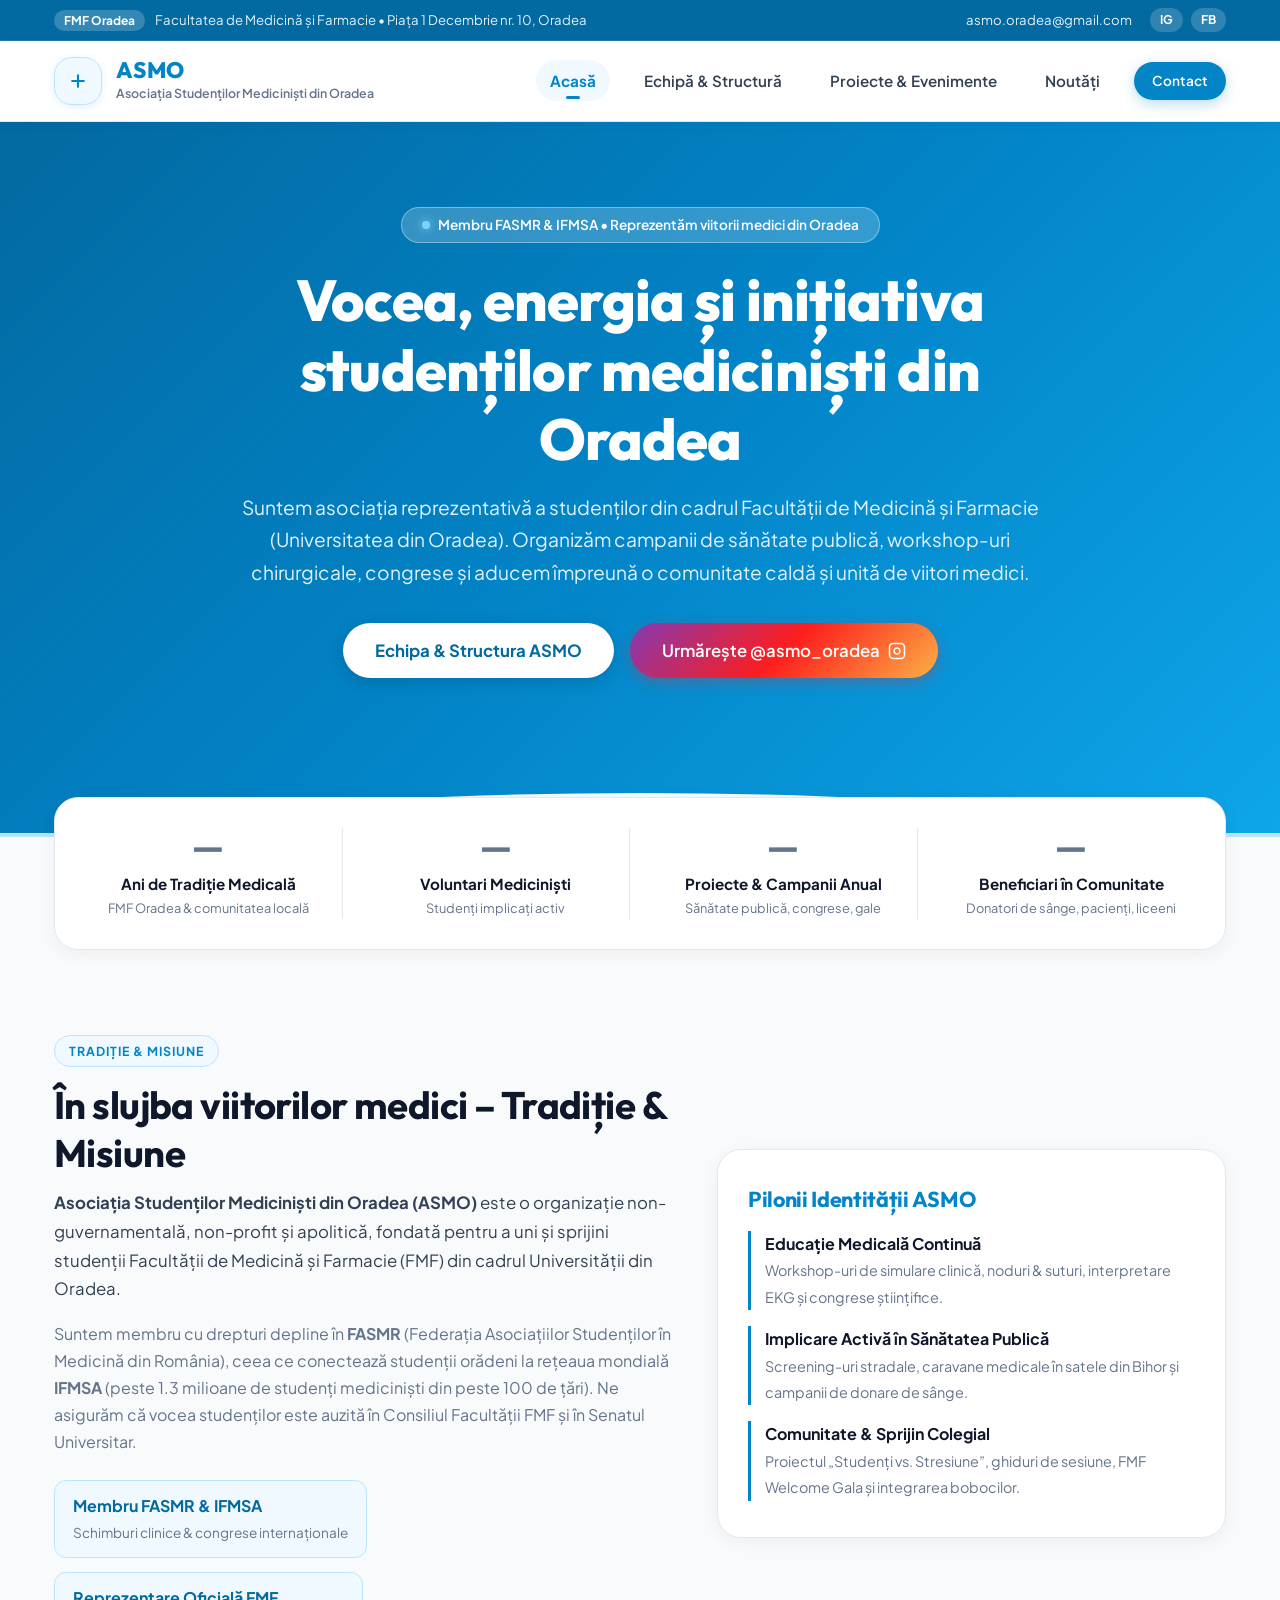
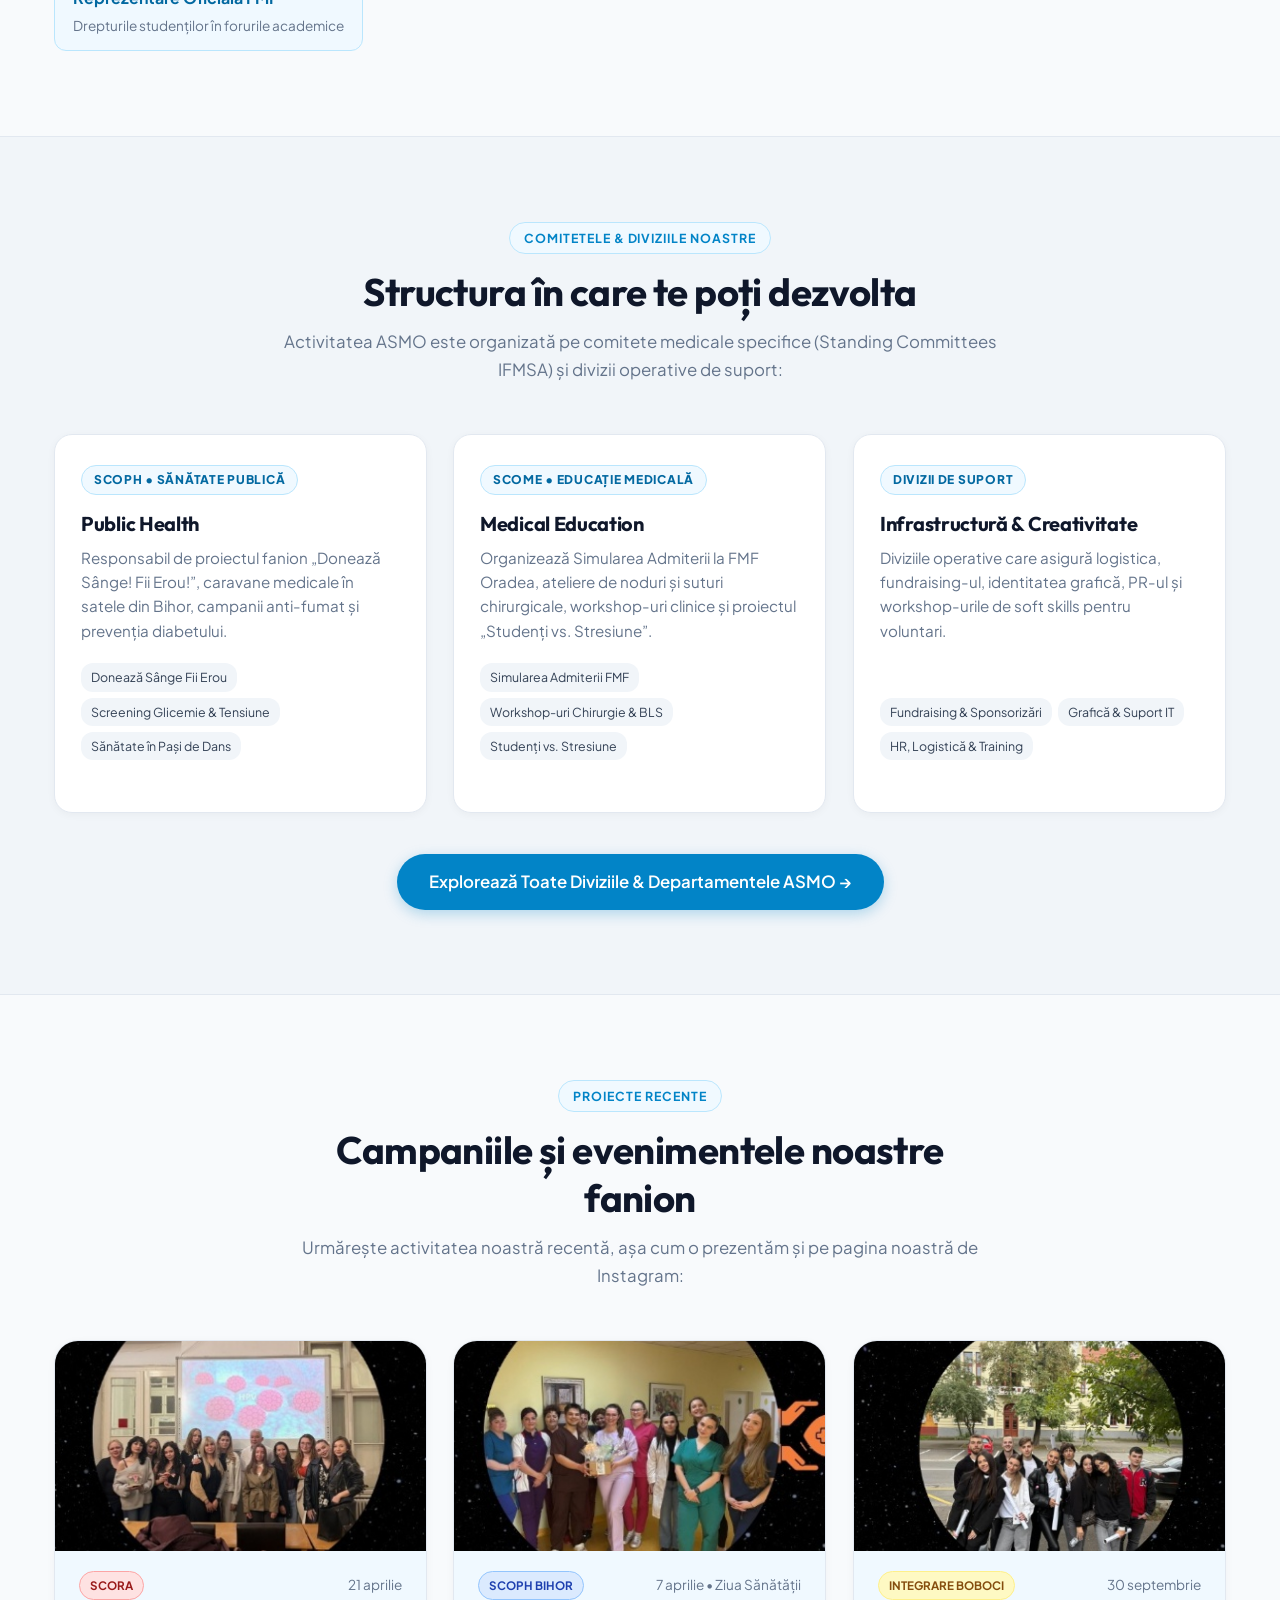
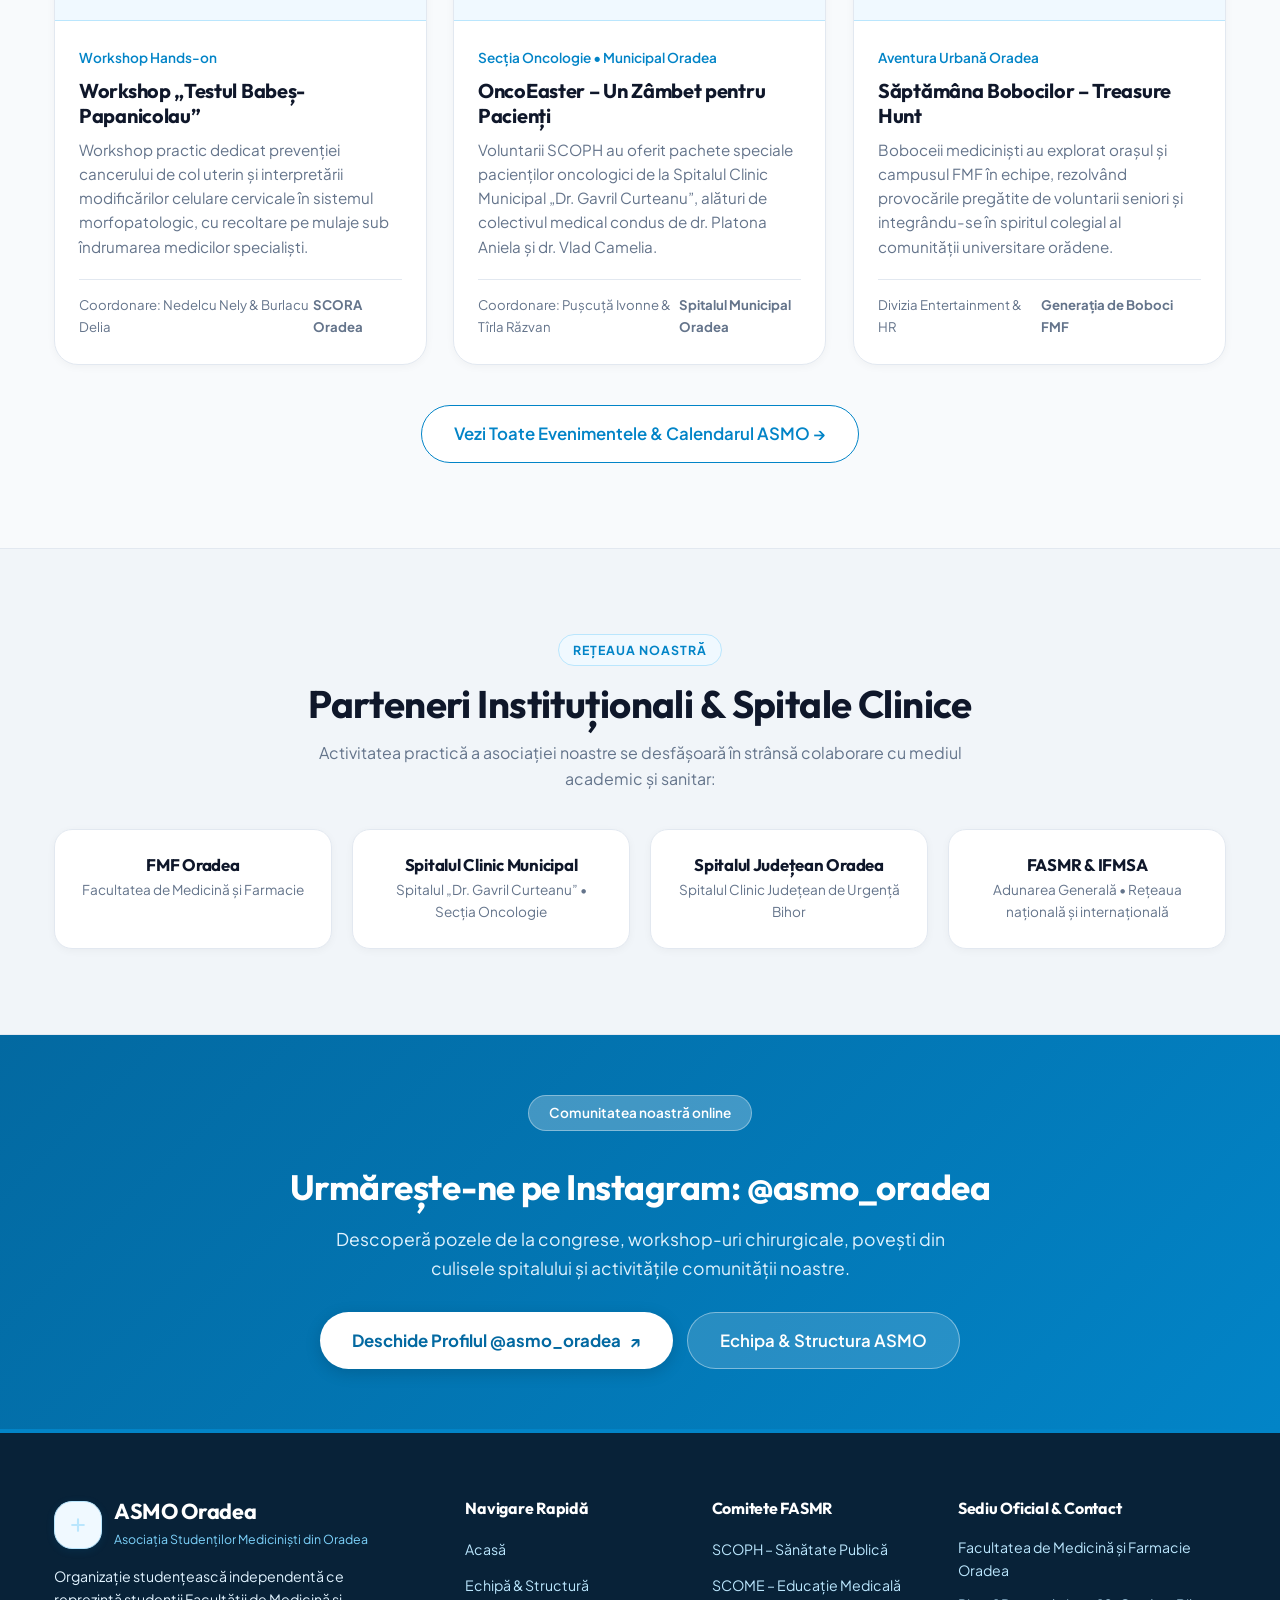
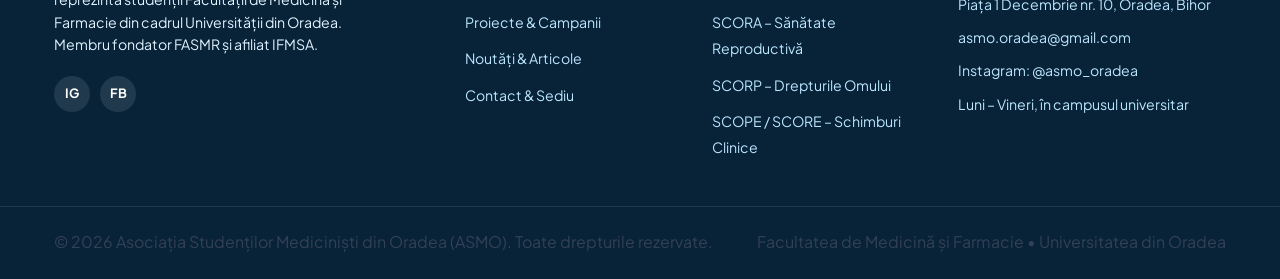
<file: index.html>
<!DOCTYPE html>
<html lang="ro">
<head>
  <meta charset="UTF-8">
  <meta name="viewport" content="width=device-width, initial-scale=1.0">
  <title>ASMO Oradea – Asociația Studenților Mediciniști din Oradea | FMF Oradea</title>
  <meta name="description" content="Site-ul oficial al Asociației Studenților Mediciniști din Oradea (ASMO). Proiecte de sănătate publică, congrese, simularea admiterii și voluntariat la FMF Oradea.">
  
  <!-- Favicon medical ASMO -->
  <link rel="icon" href="data:image/svg+xml,<svg xmlns='http://www.w3.org/2000/svg' viewBox='0 0 100 100'><rect width='100' height='100' rx='20' fill='%230284c7'/><path d='M50 20 v60 M20 50 h60' stroke='white' stroke-width='14' stroke-linecap='round'/></svg>">

  <!-- Google Fonts: Plus Jakarta Sans & Outfit (Fonturi rotunjite și calde) -->
  <link rel="preconnect" href="https://fonts.googleapis.com">
  <link rel="preconnect" href="https://fonts.gstatic.com" crossorigin>
  <link href="https://fonts.googleapis.com/css2?family=Outfit:wght@500;600;700;800;900&family=Plus+Jakarta+Sans:wght@400;500;600;700&display=swap" rel="stylesheet">
  
  <link rel="stylesheet" href="style.css">
</head>
<body>

  <!-- Top Bar Instituțional ASMO -->
  <div class="top-bar">
    <div class="container top-bar-content">
      <div class="top-bar-left">
        <span class="top-badge">FMF Oradea</span>
        <span class="top-info">Facultatea de Medicină și Farmacie • Piața 1 Decembrie nr. 10, Oradea</span>
      </div>
      <div class="top-bar-right">
        <a href="mailto:asmo.oradea@gmail.com" class="top-link">asmo.oradea@gmail.com</a>
        <div class="top-socials">
          <a href="https://www.instagram.com/asmo_oradea/" target="_blank" rel="noopener noreferrer" aria-label="Instagram @asmo_oradea">IG</a>
          <a href="https://www.facebook.com/asmo.oradea/" target="_blank" rel="noopener noreferrer" aria-label="Facebook ASMO Oradea">FB</a>
        </div>
      </div>
    </div>
  </div>

  <!-- Header / Meniu de Navigație -->
  <header class="navbar" id="navbar">
    <div class="container nav-container">
      <a href="index.html" class="brand-logo">
        <div class="logo-badge"><svg width="20" height="20" viewBox="0 0 24 24" fill="none" stroke="currentColor" stroke-width="2.5" stroke-linecap="round" stroke-linejoin="round"><path d="M12 5v14M5 12h14"/></svg></div>
        <div class="brand-text-group">
          <span class="brand-title">ASMO</span>
          <span class="brand-subtitle">Asociația Studenților Mediciniști din Oradea</span>
        </div>
      </a>

      <nav class="nav-menu" id="navMenu">
        <a href="index.html" class="nav-link active">Acasă</a>
        <a href="departamente.html" class="nav-link">Echipă & Structură</a>
        <a href="proiecte.html" class="nav-link">Proiecte & Evenimente</a>
        <a href="noutati.html" class="nav-link">Noutăți</a>
        <a href="contact.html" class="btn btn-primary btn-sm">Contact</a>
      </nav>

      <button class="mobile-toggle" id="mobileToggle" aria-label="Comută meniul">
        <span class="toggle-bar"></span>
        <span class="toggle-bar"></span>
        <span class="toggle-bar"></span>
      </button>
    </div>
  </header>

  <main>
    <!-- Hero Section ASMO Oradea -->
    <section class="hero-home">
      <div class="container hero-content reveal-on-scroll">
        <div class="badge-friendly">
          <span class="pulse-dot"></span>
          <span>Membru FASMR & IFMSA • Reprezentăm viitorii medici din Oradea</span>
        </div>

        <h1 class="hero-title">
          Vocea, energia și inițiativa studenților mediciniști din Oradea
        </h1>

        <p class="hero-desc">
          Suntem asociația reprezentativă a studenților din cadrul Facultății de Medicină și Farmacie (Universitatea din Oradea). 
          Organizăm campanii de sănătate publică, workshop-uri chirurgicale, congrese și aducem împreună o comunitate caldă și unită de viitori medici.
        </p>

        <div class="hero-buttons">
          <a href="departamente.html" class="btn btn-white btn-lg">Echipa & Structura ASMO</a>
          <a href="https://www.instagram.com/asmo_oradea/" target="_blank" rel="noopener noreferrer" class="btn btn-instagram btn-lg">
            <span>Urmărește @asmo_oradea</span>
            <svg width="18" height="18" viewBox="0 0 24 24" fill="none" stroke="currentColor" stroke-width="2"><rect x="2" y="2" width="20" height="20" rx="5" ry="5"></rect><path d="M16 11.37A4 4 0 1 1 12.63 8 4 4 0 0 1 16 11.37z"></path><line x1="17.5" y1="6.5" x2="17.51" y2="6.5"></line></svg>
          </a>
        </div>
      </div>
    </section>

    <!-- Contoare Statistici Reale ASMO -->
    <section style="margin-top: -50px; position: relative; z-index: 2;">
      <div class="container">
        <div class="stats-container reveal-on-scroll delay-1">
          <div class="stat-item">
            <div class="stat-num-box">
              <span class="stat-blank">—</span>
            </div>
            <div class="stat-label">Ani de Tradiție Medicală</div>
            <div class="stat-desc">FMF Oradea & comunitatea locală</div>
          </div>

          <div class="stat-item">
            <div class="stat-num-box">
              <span class="stat-blank">—</span>
            </div>
            <div class="stat-label">Voluntari Mediciniști</div>
            <div class="stat-desc">Studenți implicați activ</div>
          </div>

          <div class="stat-item">
            <div class="stat-num-box">
              <span class="stat-blank">—</span>
            </div>
            <div class="stat-label">Proiecte & Campanii Anual</div>
            <div class="stat-desc">Sănătate publică, congrese, gale</div>
          </div>

          <div class="stat-item">
            <div class="stat-num-box">
              <span class="stat-blank">—</span>
            </div>
            <div class="stat-label">Beneficiari în Comunitate</div>
            <div class="stat-desc">Donatori de sânge, pacienți, liceeni</div>
          </div>
        </div>
      </div>
    </section>

    <!-- Tradiție, Misiune & Pilonii ASMO (Integrat din Despre Noi) -->
    <section class="section">
      <div class="container">
        <div style="display: grid; grid-template-columns: 1.1fr 0.9fr; gap: 40px; align-items: center;">
          <div class="reveal-on-scroll delay-1">
            <span class="pill-tag">Tradiție & Misiune</span>
            <h2 class="section-title">În slujba viitorilor medici – Tradiție & Misiune</h2>
            <p style="margin-bottom: 16px; font-size: 1.05rem; line-height: 1.7;">
              <strong>Asociația Studenților Mediciniști din Oradea (ASMO)</strong> este o organizație non-guvernamentală, 
              non-profit și apolitică, fondată pentru a uni și sprijini studenții Facultății de Medicină și Farmacie (FMF) din cadrul Universității din Oradea.
            </p>
            <p style="margin-bottom: 24px; color: var(--text-muted); line-height: 1.7;">
              Suntem membru cu drepturi depline în <strong>FASMR</strong> (Federația Asociațiilor Studenților în Medicină din România), 
              ceea ce conectează studenții orădeni la rețeaua mondială <strong>IFMSA</strong> (peste 1.3 milioane de studenți mediciniști din peste 100 de țări). 
              Ne asigurăm că vocea studenților este auzită în Consiliul Facultății FMF și în Senatul Universitar.
            </p>
            <div style="display: flex; gap: 14px; flex-wrap: wrap;">
              <div style="background: var(--brand-primary-soft); padding: 12px 18px; border-radius: var(--radius-sm); border: 1px solid var(--brand-primary-border);">
                <strong style="color: var(--brand-primary-hover); display: block;">Membru FASMR & IFMSA</strong>
                <span style="font-size: 0.85rem; color: var(--text-muted);">Schimburi clinice & congrese internaționale</span>
              </div>
              <div style="background: var(--brand-primary-soft); padding: 12px 18px; border-radius: var(--radius-sm); border: 1px solid var(--brand-primary-border);">
                <strong style="color: var(--brand-primary-hover); display: block;">Reprezentare Oficială FMF</strong>
                <span style="font-size: 0.85rem; color: var(--text-muted);">Drepturile studenților în forurile academice</span>
              </div>
            </div>
          </div>

          <div class="reveal-on-scroll delay-2" style="background: var(--bg-white); border: 1px solid var(--border-light); border-radius: var(--radius-lg); padding: 36px 30px; box-shadow: var(--shadow-card);">
            <h3 style="font-size: 1.35rem; margin-bottom: 18px; color: var(--brand-primary);">Pilonii Identității ASMO</h3>
            <ul style="list-style: none; display: flex; flex-direction: column; gap: 16px;">
              <li style="border-left: 3px solid var(--brand-primary); padding-left: 14px;">
                <strong style="display: block; font-size: 1rem; color: var(--text-title);">Educație Medicală Continuă</strong>
                <span style="font-size: 0.9rem; color: var(--text-muted);">Workshop-uri de simulare clinică, noduri & suturi, interpretare EKG și congrese științifice.</span>
              </li>
              <li style="border-left: 3px solid var(--brand-primary); padding-left: 14px;">
                <strong style="display: block; font-size: 1rem; color: var(--text-title);">Implicare Activă în Sănătatea Publică</strong>
                <span style="font-size: 0.9rem; color: var(--text-muted);">Screening-uri stradale, caravane medicale în satele din Bihor și campanii de donare de sânge.</span>
              </li>
              <li style="border-left: 3px solid var(--brand-primary); padding-left: 14px;">
                <strong style="display: block; font-size: 1rem; color: var(--text-title);">Comunitate & Sprijin Colegial</strong>
                <span style="font-size: 0.9rem; color: var(--text-muted);">Proiectul „Studenți vs. Stresiune”, ghiduri de sesiune, FMF Welcome Gala și integrarea bobocilor.</span>
              </li>
            </ul>
          </div>
        </div>
      </div>
    </section>

    <!-- Teaser Departamente & Divizii ASMO -->
    <section class="section section-alt">
      <div class="container">
        <div class="section-header reveal-on-scroll">
          <span class="pill-tag">Comitetele & Diviziile Noastre</span>
          <h2 class="section-title">Structura în care te poți dezvolta</h2>
          <p class="section-subtitle">
            Activitatea ASMO este organizată pe comitete medicale specifice (Standing Committees IFMSA) și divizii operative de suport:
          </p>
        </div>

        <div class="cards-grid">
          <div class="card reveal-on-scroll delay-1">
            <span class="dept-badge">SCOPH • Sănătate Publică</span>
            <h3 class="card-title">Public Health</h3>
            <p class="card-text">
              Responsabil de proiectul fanion „Donează Sânge! Fii Erou!”, caravane medicale în satele din Bihor, campanii anti-fumat și prevenția diabetului.
            </p>
            <ul class="dept-skills-list">
              <li>Donează Sânge Fii Erou</li>
              <li>Screening Glicemie & Tensiune</li>
              <li>Sănătate în Pași de Dans</li>
            </ul>
          </div>

          <div class="card reveal-on-scroll delay-2">
            <span class="dept-badge">SCOME • Educație Medicală</span>
            <h3 class="card-title">Medical Education</h3>
            <p class="card-text">
              Organizează Simularea Admiterii la FMF Oradea, ateliere de noduri și suturi chirurgicale, workshop-uri clinice și proiectul „Studenți vs. Stresiune”.
            </p>
            <ul class="dept-skills-list">
              <li>Simularea Admiterii FMF</li>
              <li>Workshop-uri Chirurgie & BLS</li>
              <li>Studenți vs. Stresiune</li>
            </ul>
          </div>

          <div class="card reveal-on-scroll delay-3">
            <span class="dept-badge">Divizii de Suport</span>
            <h3 class="card-title">Infrastructură & Creativitate</h3>
            <p class="card-text">
              Diviziile operative care asigură logistica, fundraising-ul, identitatea grafică, PR-ul și workshop-urile de soft skills pentru voluntari.
            </p>
            <ul class="dept-skills-list">
              <li>Fundraising & Sponsorizări</li>
              <li>Grafică & Suport IT</li>
              <li>HR, Logistică & Training</li>
            </ul>
          </div>
        </div>

        <div style="text-align: center; margin-top: 40px;" class="reveal-on-scroll">
          <a href="departamente.html" class="btn btn-primary btn-lg">Explorează Toate Diviziile & Departamentele ASMO →</a>
        </div>
      </div>
    </section>

    <!-- Teaser Proiecte Reper ASMO -->
    <section class="section">
      <div class="container">
        <div class="section-header reveal-on-scroll">
          <span class="pill-tag">Proiecte Recente</span>
          <h2 class="section-title">Campaniile și evenimentele noastre fanion</h2>
          <p class="section-subtitle">
            Urmărește activitatea noastră recentă, așa cum o prezentăm și pe pagina noastră de Instagram:
          </p>
        </div>

        <div class="cards-grid">
          <!-- Proiect 1: Testul Babes-Papanicolau -->
          <div class="project-card reveal-on-scroll delay-1">
            <div class="project-img-wrapper">
              <img src="images/proiecte/testul-babes-papanicolau-photo.jpg" alt="Workshop Testul Babes-Papanicolau SCORA" class="project-img" loading="lazy">
            </div>
            <div class="project-header-bar">
              <span class="project-tag tag-red">SCORA</span>
              <span style="font-size: 0.85rem; color: var(--text-muted);">21 aprilie</span>
            </div>
            <div class="project-body">
              <div class="project-date">Workshop Hands-on</div>
              <h3 class="card-title">Workshop „Testul Babeș-Papanicolau”</h3>
              <p class="card-text">
                Workshop practic dedicat prevenției cancerului de col uterin și interpretării modificărilor celulare cervicale în sistemul morfopatologic, cu recoltare pe mulaje sub îndrumarea medicilor specialiști.
              </p>
              <div class="project-meta-row">
                <span>Coordonare: Nedelcu Nely & Burlacu Delia</span>
                <strong>SCORA Oradea</strong>
              </div>
            </div>
          </div>

          <!-- Proiect 2: OncoEaster -->
          <div class="project-card reveal-on-scroll delay-2">
            <div class="project-img-wrapper">
              <img src="images/proiecte/onco-easter-photo.jpg" alt="OncoEaster Spitalul Municipal Dr. Gavril Curteanu" class="project-img" loading="lazy">
            </div>
            <div class="project-header-bar">
              <span class="project-tag tag-active">SCOPH Bihor</span>
              <span style="font-size: 0.85rem; color: var(--text-muted);">7 aprilie • Ziua Sănătății</span>
            </div>
            <div class="project-body">
              <div class="project-date">Secția Oncologie • Municipal Oradea</div>
              <h3 class="card-title">OncoEaster – Un Zâmbet pentru Pacienți</h3>
              <p class="card-text">
                Voluntarii SCOPH au oferit pachete speciale pacienților oncologici de la Spitalul Clinic Municipal „Dr. Gavril Curteanu”, alături de colectivul medical condus de dr. Platona Aniela și dr. Vlad Camelia.
              </p>
              <div class="project-meta-row">
                <span>Coordonare: Pușcuță Ivonne & Tîrla Răzvan</span>
                <strong>Spitalul Municipal Oradea</strong>
              </div>
            </div>
          </div>

          <!-- Proiect 3: Saptamana Bobocilor Treasure Hunt -->
          <div class="project-card reveal-on-scroll delay-3">
            <div class="project-img-wrapper">
              <img src="images/proiecte/treasure-hunt-boboci-photo.jpg" alt="Saptamana Bobocilor Treasure Hunt" class="project-img" loading="lazy">
            </div>
            <div class="project-header-bar">
              <span class="project-tag tag-upcoming">Integrare Boboci</span>
              <span style="font-size: 0.85rem; color: var(--text-muted);">30 septembrie</span>
            </div>
            <div class="project-body">
              <div class="project-date">Aventura Urbană Oradea</div>
              <h3 class="card-title">Săptămâna Bobocilor – Treasure Hunt</h3>
              <p class="card-text">
                Boboceii mediciniști au explorat orașul și campusul FMF în echipe, rezolvând provocările pregătite de voluntarii seniori și integrându-se în spiritul colegial al comunității universitare orădene.
              </p>
              <div class="project-meta-row">
                <span>Divizia Entertainment & HR</span>
                <strong>Generația de Boboci FMF</strong>
              </div>
            </div>
          </div>
        </div>

        <div style="text-align: center; margin-top: 40px;" class="reveal-on-scroll">
          <a href="proiecte.html" class="btn btn-secondary btn-lg">Vezi Toate Evenimentele & Calendarul ASMO →</a>
        </div>
      </div>
    </section>

        <!-- Parteneri Instituționali & Spitale Clinice (Integrat din Despre Noi) -->
    <section class="section section-alt">
      <div class="container" style="text-align: center;">
        <span class="pill-tag">Rețeaua Noastră</span>
        <h2 class="section-title">Parteneri Instituționali & Spitale Clinice</h2>
        <p style="color: var(--text-muted); max-width: 700px; margin: 0 auto 36px;">
          Activitatea practică a asociației noastre se desfășoară în strânsă colaborare cu mediul academic și sanitar:
        </p>

        <div style="display: grid; grid-template-columns: repeat(auto-fit, minmax(220px, 1fr)); gap: 20px;">
          <div style="background: #fff; padding: 24px; border: 1px solid var(--border-light); border-radius: var(--radius-md); box-shadow: var(--shadow-subtle);" class="reveal-on-scroll delay-1">
            <h4 style="font-size: 1.05rem; margin-bottom: 4px; color: var(--text-title);">FMF Oradea</h4>
            <p style="font-size: 0.85rem; color: var(--text-muted);">Facultatea de Medicină și Farmacie</p>
          </div>

          <div style="background: #fff; padding: 24px; border: 1px solid var(--border-light); border-radius: var(--radius-md); box-shadow: var(--shadow-subtle);" class="reveal-on-scroll delay-2">
            <h4 style="font-size: 1.05rem; margin-bottom: 4px; color: var(--text-title);">Spitalul Clinic Municipal</h4>
            <p style="font-size: 0.85rem; color: var(--text-muted);">Spitalul „Dr. Gavril Curteanu” • Secția Oncologie</p>
          </div>

          <div style="background: #fff; padding: 24px; border: 1px solid var(--border-light); border-radius: var(--radius-md); box-shadow: var(--shadow-subtle);" class="reveal-on-scroll delay-3">
            <h4 style="font-size: 1.05rem; margin-bottom: 4px; color: var(--text-title);">Spitalul Județean Oradea</h4>
            <p style="font-size: 0.85rem; color: var(--text-muted);">Spitalul Clinic Județean de Urgență Bihor</p>
          </div>

          <div style="background: #fff; padding: 24px; border: 1px solid var(--border-light); border-radius: var(--radius-md); box-shadow: var(--shadow-subtle);" class="reveal-on-scroll delay-4">
            <h4 style="font-size: 1.05rem; margin-bottom: 4px; color: var(--text-title);">FASMR & IFMSA</h4>
            <p style="font-size: 0.85rem; color: var(--text-muted);">Adunarea Generală • Rețeaua națională și internațională</p>
          </div>
        </div>
      </div>
    </section>

    <!-- Instagram Feed Teaser Callout -->
    <section style="background: linear-gradient(135deg, #0369a1, #0284c7); color: #fff; padding: 60px 0; text-align: center;">
      <div class="container reveal-on-scroll">
        <span class="badge-friendly" style="background: rgba(255,255,255,0.25);">Comunitatea noastră online</span>
        <h2 style="color: #fff; font-size: 2.2rem; margin: 12px 0 16px;">Urmărește-ne pe Instagram: @asmo_oradea</h2>
        <p style="color: #e0f2fe; max-width: 650px; margin: 0 auto 30px; font-size: 1.1rem; line-height: 1.6;">
          Descoperă pozele de la congrese, workshop-uri chirurgicale, povești din culisele spitalului și activitățile comunității noastre.
        </p>
        <div style="display: flex; justify-content: center; gap: 14px; flex-wrap: wrap;">
          <a href="https://www.instagram.com/asmo_oradea/" target="_blank" rel="noopener noreferrer" class="btn btn-white btn-lg">
            <span>Deschide Profilul @asmo_oradea</span>
            <span>↗</span>
          </a>
          <a href="departamente.html" class="btn btn-secondary btn-lg" style="background: rgba(255,255,255,0.15); color: #fff; border-color: rgba(255,255,255,0.4);">
            Echipa & Structura ASMO
          </a>
        </div>
      </div>
    </section>
  </main>

  <!-- Footer Instituțional ASMO Oradea -->
  <footer class="footer">
    <div class="container footer-grid">
      <div class="footer-col">
        <div class="footer-brand">
          <div class="logo-badge"><svg width="20" height="20" viewBox="0 0 24 24" fill="none" stroke="currentColor" stroke-width="2.5" stroke-linecap="round" stroke-linejoin="round"><path d="M12 5v14M5 12h14"/></svg></div>
          <div>
            <h3 class="footer-brand-title">ASMO Oradea</h3>
            <span class="footer-brand-sub">Asociația Studenților Mediciniști din Oradea</span>
          </div>
        </div>
        <p class="footer-motto">
          Organizație studențească independentă ce reprezintă studenții Facultății de Medicină și Farmacie din cadrul Universității din Oradea. Membru fondator FASMR și afiliat IFMSA.
        </p>
        <div class="footer-social-row">
          <a href="https://www.instagram.com/asmo_oradea/" target="_blank" rel="noopener noreferrer" class="footer-social-btn" aria-label="Instagram @asmo_oradea">IG</a>
          <a href="https://www.facebook.com/asmo.oradea/" target="_blank" rel="noopener noreferrer" class="footer-social-btn" aria-label="Facebook ASMO Oradea">FB</a>
        </div>
      </div>

      <div class="footer-col">
        <h4 class="footer-heading">Navigare Rapidă</h4>
        <ul class="footer-nav">
          <li><a href="index.html">Acasă</a></li>
          <li><a href="departamente.html">Echipă & Structură</a></li>
          <li><a href="proiecte.html">Proiecte & Campanii</a></li>
          <li><a href="noutati.html">Noutăți & Articole</a></li>
          <li><a href="contact.html">Contact & Sediu</a></li>
        </ul>
      </div>

      <div class="footer-col">
        <h4 class="footer-heading">Comitete FASMR</h4>
        <ul class="footer-nav">
          <li><a href="departamente.html">SCOPH – Sănătate Publică</a></li>
          <li><a href="departamente.html">SCOME – Educație Medicală</a></li>
          <li><a href="departamente.html">SCORA – Sănătate Reproductivă</a></li>
          <li><a href="departamente.html">SCORP – Drepturile Omului</a></li>
          <li><a href="departamente.html">SCOPE / SCORE – Schimburi Clinice</a></li>
        </ul>
      </div>

      <div class="footer-col">
        <h4 class="footer-heading">Sediu Oficial & Contact</h4>
        <ul class="footer-contact-list">
          <li>Facultatea de Medicină și Farmacie Oradea</li>
          <li>Piața 1 Decembrie nr. 10, Oradea, Bihor</li>
          <li>asmo.oradea@gmail.com</li>
          <li>Instagram: @asmo_oradea</li>
          <li>Luni – Vineri, în campusul universitar</li>
        </ul>
      </div>
    </div>

    <div class="footer-bottom">
      <div class="container footer-bottom-content">
        <p>© 2026 Asociația Studenților Mediciniști din Oradea (ASMO). Toate drepturile rezervate.</p>
        <p>Facultatea de Medicină și Farmacie • Universitatea din Oradea</p>
      </div>
    </div>
  </footer>

  <script src="app.js"></script>
</body>
</html>
</file>
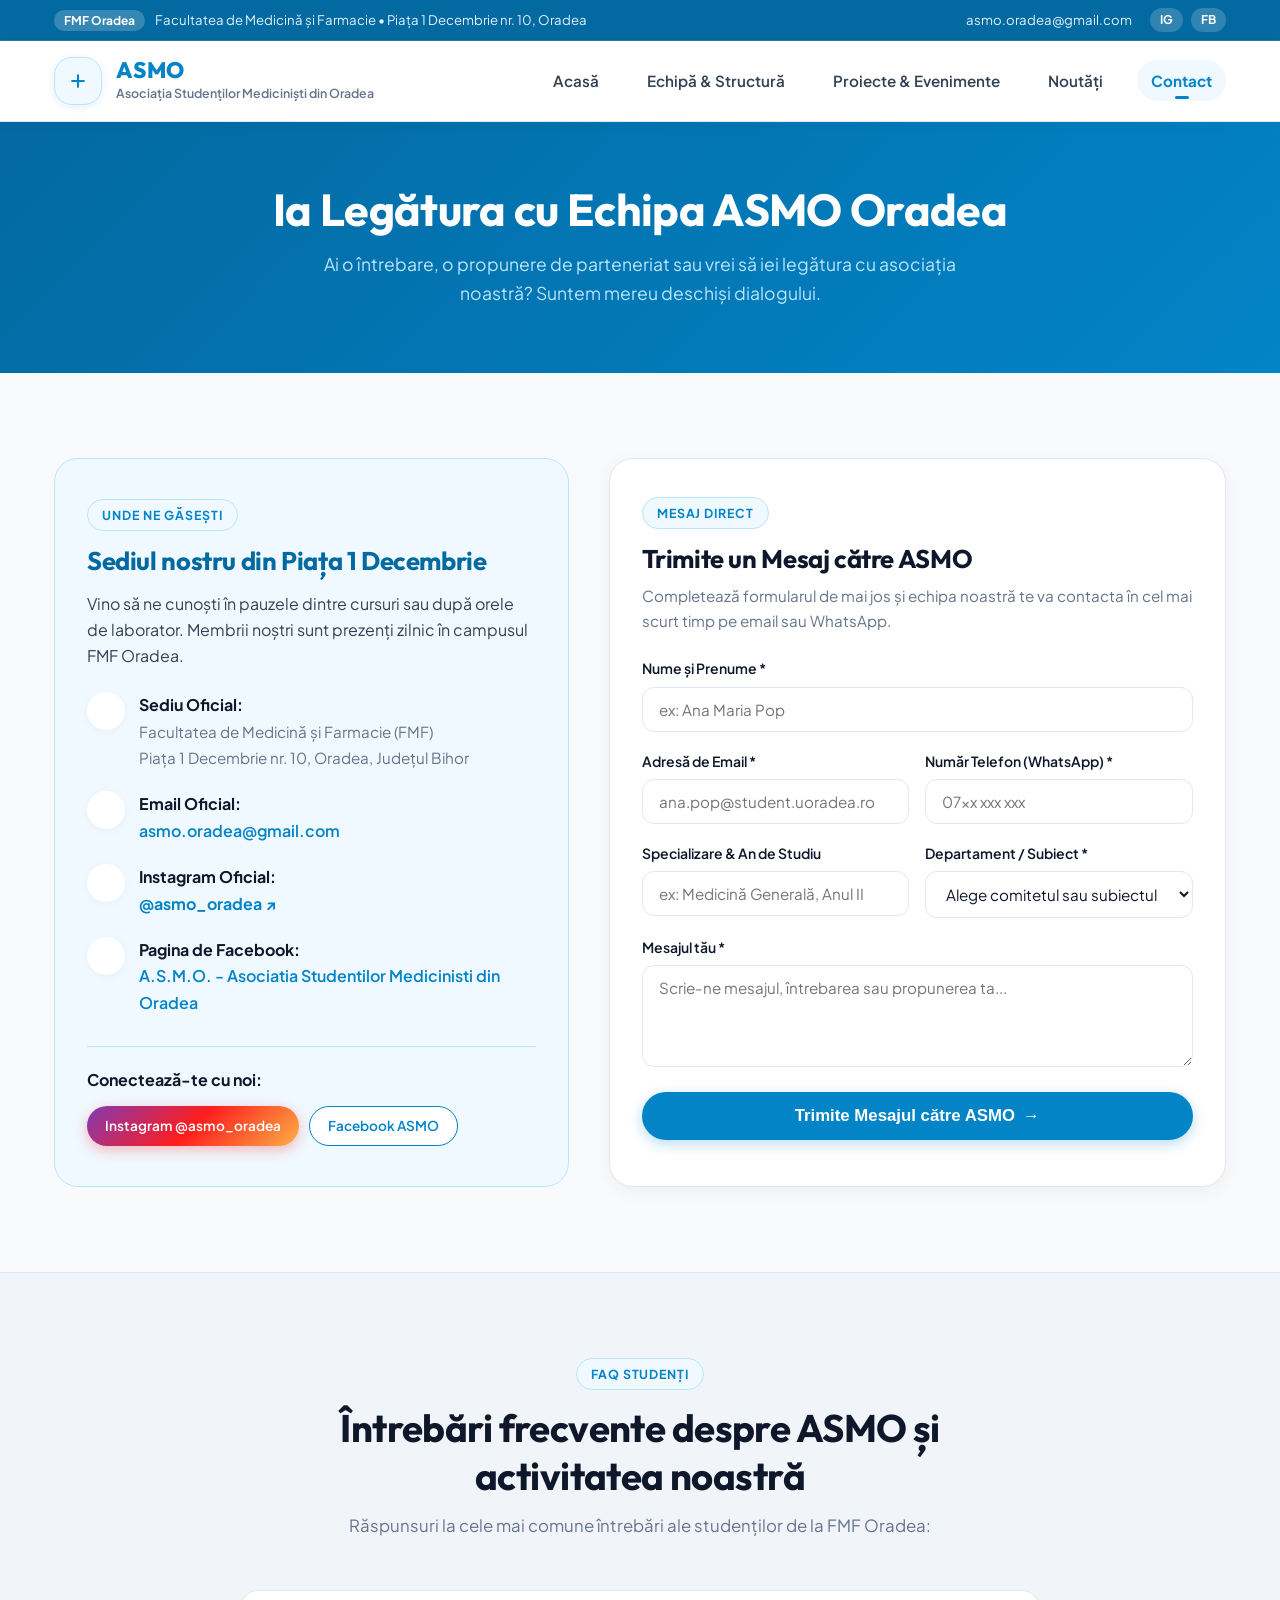
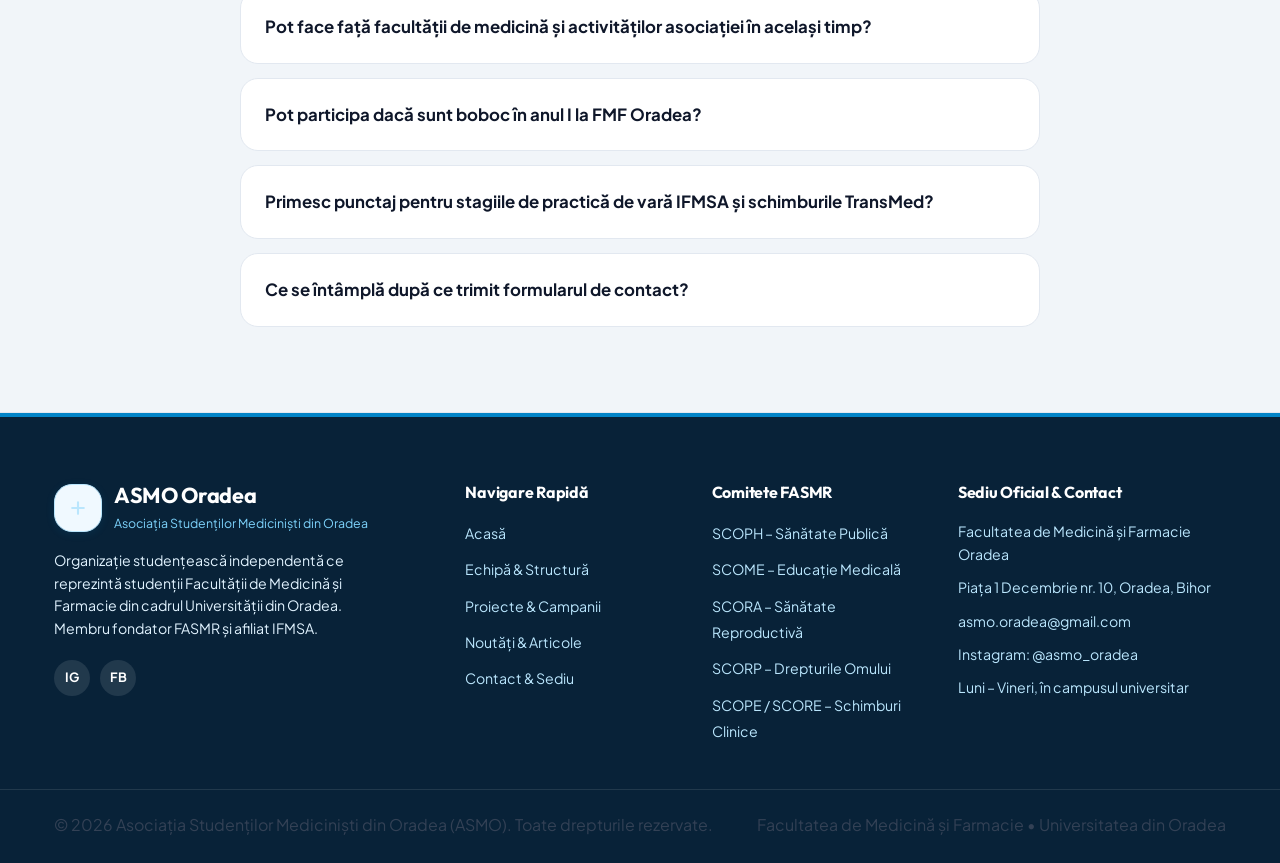
<file: contact.html>
<!DOCTYPE html>
<html lang="ro">
<head>
  <meta charset="UTF-8">
  <meta name="viewport" content="width=device-width, initial-scale=1.0">
  <title>Contact – ASMO Oradea | Asociația Studenților Mediciniști din Oradea</title>
  <meta name="description" content="Contactează Asociația Studenților Mediciniști din Oradea (ASMO). Sediu la FMF Oradea, date de contact, email și formular direct.">
  <link rel="icon" href="data:image/svg+xml,<svg xmlns='http://www.w3.org/2000/svg' viewBox='0 0 100 100'><rect width='100' height='100' rx='20' fill='%230284c7'/><path d='M50 20 v60 M20 50 h60' stroke='white' stroke-width='14' stroke-linecap='round'/></svg>">
  <link rel="preconnect" href="https://fonts.googleapis.com">
  <link rel="preconnect" href="https://fonts.gstatic.com" crossorigin>
  <link href="https://fonts.googleapis.com/css2?family=Outfit:wght@500;600;700;800;900&family=Plus+Jakarta+Sans:wght@400;500;600;700&display=swap" rel="stylesheet">
  <link rel="stylesheet" href="style.css">
</head>
<body>

  <!-- Top Bar -->
  <div class="top-bar">
    <div class="container top-bar-content">
      <div class="top-bar-left">
        <span class="top-badge">FMF Oradea</span>
        <span class="top-info">Facultatea de Medicină și Farmacie • Piața 1 Decembrie nr. 10, Oradea</span>
      </div>
      <div class="top-bar-right">
        <a href="mailto:asmo.oradea@gmail.com" class="top-link">asmo.oradea@gmail.com</a>
        <div class="top-socials">
          <a href="https://www.instagram.com/asmo_oradea/" target="_blank" rel="noopener noreferrer" aria-label="Instagram @asmo_oradea">IG</a>
          <a href="https://www.facebook.com/asmo.oradea/" target="_blank" rel="noopener noreferrer" aria-label="Facebook ASMO Oradea">FB</a>
        </div>
      </div>
    </div>
  </div>

  <!-- Header / Navbar -->
  <header class="navbar" id="navbar">
    <div class="container nav-container">
      <a href="index.html" class="brand-logo">
        <div class="logo-badge"><svg width="20" height="20" viewBox="0 0 24 24" fill="none" stroke="currentColor" stroke-width="2.5" stroke-linecap="round" stroke-linejoin="round"><path d="M12 5v14M5 12h14"/></svg></div>
        <div class="brand-text-group">
          <span class="brand-title">ASMO</span>
          <span class="brand-subtitle">Asociația Studenților Mediciniști din Oradea</span>
        </div>
      </a>

      <nav class="nav-menu" id="navMenu">
        <a href="index.html" class="nav-link">Acasă</a>
        <a href="departamente.html" class="nav-link">Echipă & Structură</a>
        <a href="proiecte.html" class="nav-link">Proiecte & Evenimente</a>
        <a href="noutati.html" class="nav-link">Noutăți</a>
        <a href="contact.html" class="nav-link active">Contact</a>
      </nav>

      <button class="mobile-toggle" id="mobileToggle" aria-label="Comută meniul">
        <span class="toggle-bar"></span>
        <span class="toggle-bar"></span>
        <span class="toggle-bar"></span>
      </button>
    </div>
  </header>

  <main>
    <!-- Page Hero Banner -->
    <section class="page-hero">
      <div class="container reveal-on-scroll">
        <h1 class="page-hero-title">Ia Legătura cu Echipa ASMO Oradea</h1>
        <p class="page-hero-subtitle">
          Ai o întrebare, o propunere de parteneriat sau vrei să iei legătura cu asociația noastră? 
          Suntem mereu deschiși dialogului.
        </p>
      </div>
    </section>

    <!-- Layout Formular + Informații Sediu -->
    <section class="section">
      <div class="container">
        <div class="contact-layout">
          
          <!-- Informații de Contact & Sediu FMF Oradea -->
          <div class="contact-info-card reveal-on-scroll delay-1">
            <span class="pill-tag">Unde Ne Găsești</span>
            <h2 class="contact-info-title">Sediul nostru din Piața 1 Decembrie</h2>
            <p style="color: var(--text-main); line-height: 1.6; margin-bottom: 24px;">
              Vino să ne cunoști în pauzele dintre cursuri sau după orele de laborator. 
              Membrii noștri sunt prezenți zilnic în campusul FMF Oradea.
            </p>

            <div class="contact-item">
              <div class="contact-icon"></div>
              <div>
                <strong style="color: var(--text-title); display: block;">Sediu Oficial:</strong>
                <span style="color: var(--text-muted); font-size: 0.95rem;">
                  Facultatea de Medicină și Farmacie (FMF)<br>
                  Piața 1 Decembrie nr. 10, Oradea, Județul Bihor
                </span>
              </div>
            </div>

            <div class="contact-item">
              <div class="contact-icon"></div>
              <div>
                <strong style="color: var(--text-title); display: block;">Email Oficial:</strong>
                <a href="mailto:asmo.oradea@gmail.com" style="font-weight: 600;">asmo.oradea@gmail.com</a>
              </div>
            </div>

            <div class="contact-item">
              <div class="contact-icon"></div>
              <div>
                <strong style="color: var(--text-title); display: block;">Instagram Oficial:</strong>
                <a href="https://www.instagram.com/asmo_oradea/" target="_blank" rel="noopener noreferrer" style="font-weight: 700; color: #0284c7;">
                  @asmo_oradea ↗
                </a>
              </div>
            </div>

            <div class="contact-item">
              <div class="contact-icon"></div>
              <div>
                <strong style="color: var(--text-title); display: block;">Pagina de Facebook:</strong>
                <a href="https://www.facebook.com/asmo.oradea/" target="_blank" rel="noopener noreferrer" style="font-weight: 600;">
                  A.S.M.O. - Asociatia Studentilor Medicinisti din Oradea
                </a>
              </div>
            </div>

            <div style="margin-top: 30px; padding-top: 20px; border-top: 1px solid var(--brand-primary-border);">
              <strong style="display: block; margin-bottom: 12px; color: var(--text-title);">Conectează-te cu noi:</strong>
              <div style="display: flex; gap: 10px; flex-wrap: wrap;">
                <a href="https://www.instagram.com/asmo_oradea/" target="_blank" rel="noopener noreferrer" class="btn btn-instagram btn-sm">Instagram @asmo_oradea</a>
                <a href="https://www.facebook.com/asmo.oradea/" target="_blank" rel="noopener noreferrer" class="btn btn-secondary btn-sm">Facebook ASMO</a>
              </div>
            </div>
          </div>

          <!-- Formular de Contact ASMO -->
          <div class="form-card">
            <span class="pill-tag">Mesaj Direct</span>
            <h2 style="font-size: 1.6rem; margin-bottom: 8px;">Trimite un Mesaj către ASMO</h2>
            <p style="color: var(--text-muted); font-size: 0.95rem; margin-bottom: 24px;">
              Completează formularul de mai jos și echipa noastră te va contacta în cel mai scurt timp pe email sau WhatsApp.
            </p>

            <form id="contactRecruitForm">
              <div class="form-group">
                <label for="fullName" class="form-label">Nume și Prenume *</label>
                <input type="text" id="fullName" class="form-control" required placeholder="ex: Ana Maria Pop">
              </div>

              <div class="form-row">
                <div class="form-group">
                  <label for="email" class="form-label">Adresă de Email *</label>
                  <input type="email" id="email" class="form-control" required placeholder="ana.pop@student.uoradea.ro">
                </div>
                <div class="form-group">
                  <label for="phone" class="form-label">Număr Telefon (WhatsApp) *</label>
                  <input type="tel" id="phone" class="form-control" required placeholder="07xx xxx xxx">
                </div>
              </div>

              <div class="form-row">
                <div class="form-group">
                  <label for="yearSpecialization" class="form-label">Specializare & An de Studiu</label>
                  <input type="text" id="yearSpecialization" class="form-control" placeholder="ex: Medicină Generală, Anul II">
                </div>
                <div class="form-group">
                  <label for="departmentChoice" class="form-label">Departament / Subiect *</label>
                  <select id="departmentChoice" class="form-control" required>
                    <option value="" disabled selected>Alege comitetul sau subiectul</option>
                    <option value="cd">Consiliul Director (Conducere ASMO)</option>
                    <option value="scoph">SCOPH – Sănătate Publică (Donează Sânge, Diabet)</option>
                    <option value="scome">SCOME – Educație Medicală (Simulare Admitere, Suturi)</option>
                    <option value="scora">SCORA – Sănătate Reproductivă & HIV/SIDA</option>
                    <option value="scorp">SCORP – Drepturile Omului (OncoEaster, Ursuleți)</option>
                    <option value="scope">SCOPE / SCORE – Schimburi Clinice & TransMed</option>
                    <option value="pr">PR, Marketing & Design (@asmo_oradea)</option>
                    <option value="divizii">Divizii (HR, Entertainment, IT, Fundraising)</option>
                    <option value="general">Întrebări Generale & Parteneriate</option>
                  </select>
                </div>
              </div>

              <div class="form-group">
                <label for="motivationMessage" class="form-label">Mesajul tău *</label>
                <textarea id="motivationMessage" class="form-control" rows="4" required placeholder="Scrie-ne mesajul, întrebarea sau propunerea ta..."></textarea>
              </div>

              <button type="submit" class="btn btn-primary btn-block btn-lg" id="submitFormBtn">
                <span>Trimite Mesajul către ASMO</span>
                <span>→</span>
              </button>

              <div id="formSuccessAlert" class="form-feedback"></div>
            </form>
          </div>

        </div>
      </div>
    </section>

    <!-- Întrebări Frecvente (FAQ) pentru Mediciniști -->
    <section class="section section-alt">
      <div class="container">
        <div class="section-header">
          <span class="pill-tag">FAQ Studenți</span>
          <h2 class="section-title">Întrebări frecvente despre ASMO și activitatea noastră</h2>
          <p class="section-subtitle">
            Răspunsuri la cele mai comune întrebări ale studenților de la FMF Oradea:
          </p>
        </div>

        <div class="faq-list">
          
          <div class="faq-item">
            <div class="faq-question">
              <span>Pot face față facultății de medicină și activităților asociației în același timp?</span>
              <span class="faq-arrow"></span>
            </div>
            <div class="faq-answer">
              Absolut da! Toți membrii și liderii ASMO sunt studenți mediciniști care trec prin aceleași examene, LP-uri și colocvii. Activitățile sunt flexibile, iar în sesiune activitatea asociației ia o pauză completă pentru ca toată lumea să învețe.
            </div>
          </div>

          <div class="faq-item">
            <div class="faq-question">
              <span>Pot participa dacă sunt boboc în anul I la FMF Oradea?</span>
              <span class="faq-arrow"></span>
            </div>
            <div class="faq-answer">
              Da, chiar te încurajăm! Anul I este cel mai bun moment să participi la evenimentele ASMO: îți faci rapid prieteni din toți anii, primești sfaturi prețioase despre materii și profesori de la colegii mai mari și te integrezi mult mai ușor în viața academică.
            </div>
          </div>

          <div class="faq-item">
            <div class="faq-question">
              <span>Primesc punctaj pentru stagiile de practică de vară IFMSA și schimburile TransMed?</span>
              <span class="faq-arrow"></span>
            </div>
            <div class="faq-answer">
              Da! Implicarea activă în cadrul ASMO se punctează oficial în grila FASMR. Cu cât ești mai implicat în coordonarea proiectelor, cu atât ai șanse mai mari să fii selectat pentru stagii clinice internaționale în Europa, Asia sau America de Sud prin IFMSA!
            </div>
          </div>

          <div class="faq-item">
            <div class="faq-question">
              <span>Ce se întâmplă după ce trimit formularul de contact?</span>
              <span class="faq-arrow"></span>
            </div>
            <div class="faq-answer">
              Echipa noastră ASMO va analiza mesajul tău și îți va răspunde în maximum 24-48 de ore pe email sau WhatsApp.
            </div>
          </div>

        </div>
      </div>
    </section>
  </main>

  <!-- Footer Instituțional ASMO Oradea -->
  <footer class="footer">
    <div class="container footer-grid">
      <div class="footer-col">
        <div class="footer-brand">
          <div class="logo-badge"><svg width="20" height="20" viewBox="0 0 24 24" fill="none" stroke="currentColor" stroke-width="2.5" stroke-linecap="round" stroke-linejoin="round"><path d="M12 5v14M5 12h14"/></svg></div>
          <div>
            <h3 class="footer-brand-title">ASMO Oradea</h3>
            <span class="footer-brand-sub">Asociația Studenților Mediciniști din Oradea</span>
          </div>
        </div>
        <p class="footer-motto">
          Organizație studențească independentă ce reprezintă studenții Facultății de Medicină și Farmacie din cadrul Universității din Oradea. Membru fondator FASMR și afiliat IFMSA.
        </p>
        <div class="footer-social-row">
          <a href="https://www.instagram.com/asmo_oradea/" target="_blank" rel="noopener noreferrer" class="footer-social-btn" aria-label="Instagram @asmo_oradea">IG</a>
          <a href="https://www.facebook.com/asmo.oradea/" target="_blank" rel="noopener noreferrer" class="footer-social-btn" aria-label="Facebook ASMO Oradea">FB</a>
        </div>
      </div>

      <div class="footer-col">
        <h4 class="footer-heading">Navigare Rapidă</h4>
        <ul class="footer-nav">
          <li><a href="index.html">Acasă</a></li>
          <li><a href="departamente.html">Echipă & Structură</a></li>
          <li><a href="proiecte.html">Proiecte & Campanii</a></li>
          <li><a href="noutati.html">Noutăți & Articole</a></li>
          <li><a href="contact.html">Contact & Sediu</a></li>
        </ul>
      </div>

      <div class="footer-col">
        <h4 class="footer-heading">Comitete FASMR</h4>
        <ul class="footer-nav">
          <li><a href="departamente.html">SCOPH – Sănătate Publică</a></li>
          <li><a href="departamente.html">SCOME – Educație Medicală</a></li>
          <li><a href="departamente.html">SCORA – Sănătate Reproductivă</a></li>
          <li><a href="departamente.html">SCORP – Drepturile Omului</a></li>
          <li><a href="departamente.html">SCOPE / SCORE – Schimburi Clinice</a></li>
        </ul>
      </div>

      <div class="footer-col">
        <h4 class="footer-heading">Sediu Oficial & Contact</h4>
        <ul class="footer-contact-list">
          <li>Facultatea de Medicină și Farmacie Oradea</li>
          <li>Piața 1 Decembrie nr. 10, Oradea, Bihor</li>
          <li>asmo.oradea@gmail.com</li>
          <li>Instagram: @asmo_oradea</li>
          <li>Luni – Vineri, în campusul universitar</li>
        </ul>
      </div>
    </div>

    <div class="footer-bottom">
      <div class="container footer-bottom-content">
        <p>© 2026 Asociația Studenților Mediciniști din Oradea (ASMO). Toate drepturile rezervate.</p>
        <p>Facultatea de Medicină și Farmacie • Universitatea din Oradea</p>
      </div>
    </div>
  </footer>

  <script src="app.js"></script>
</body>
</html>
</file>
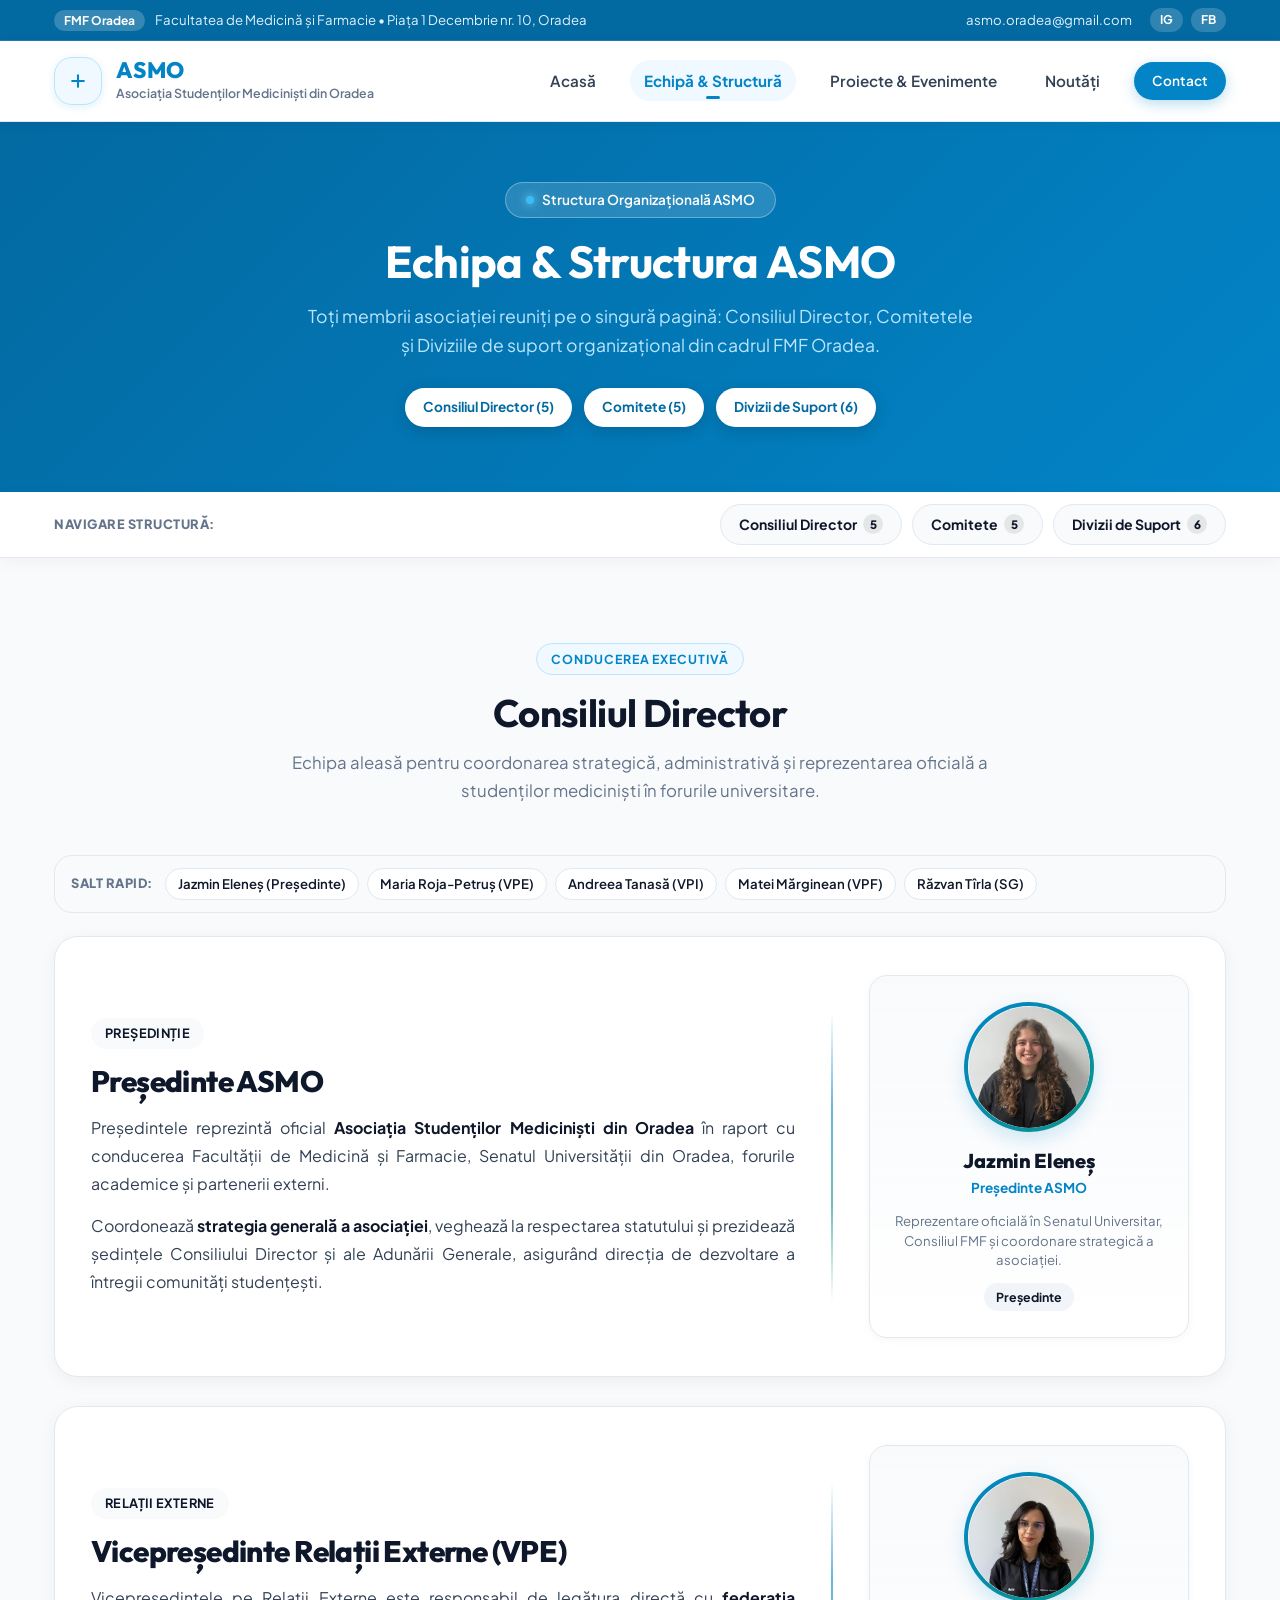
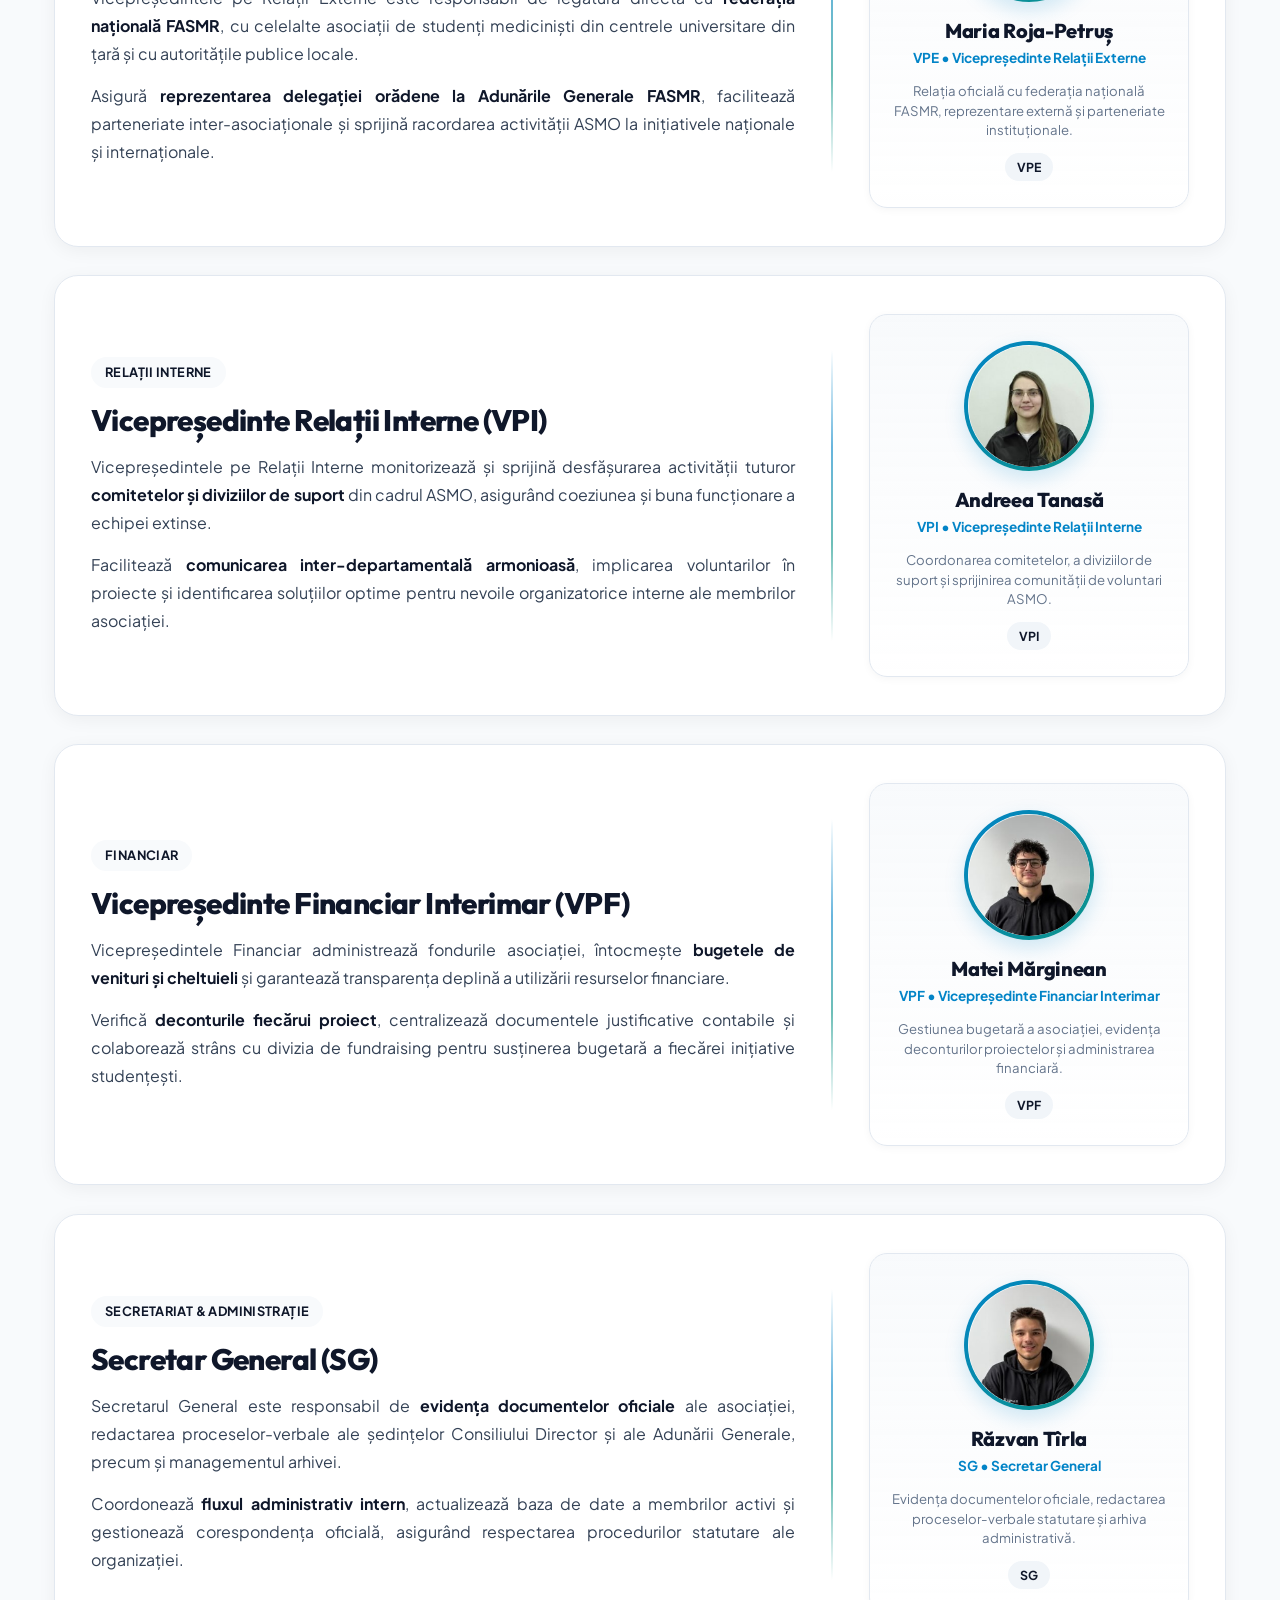
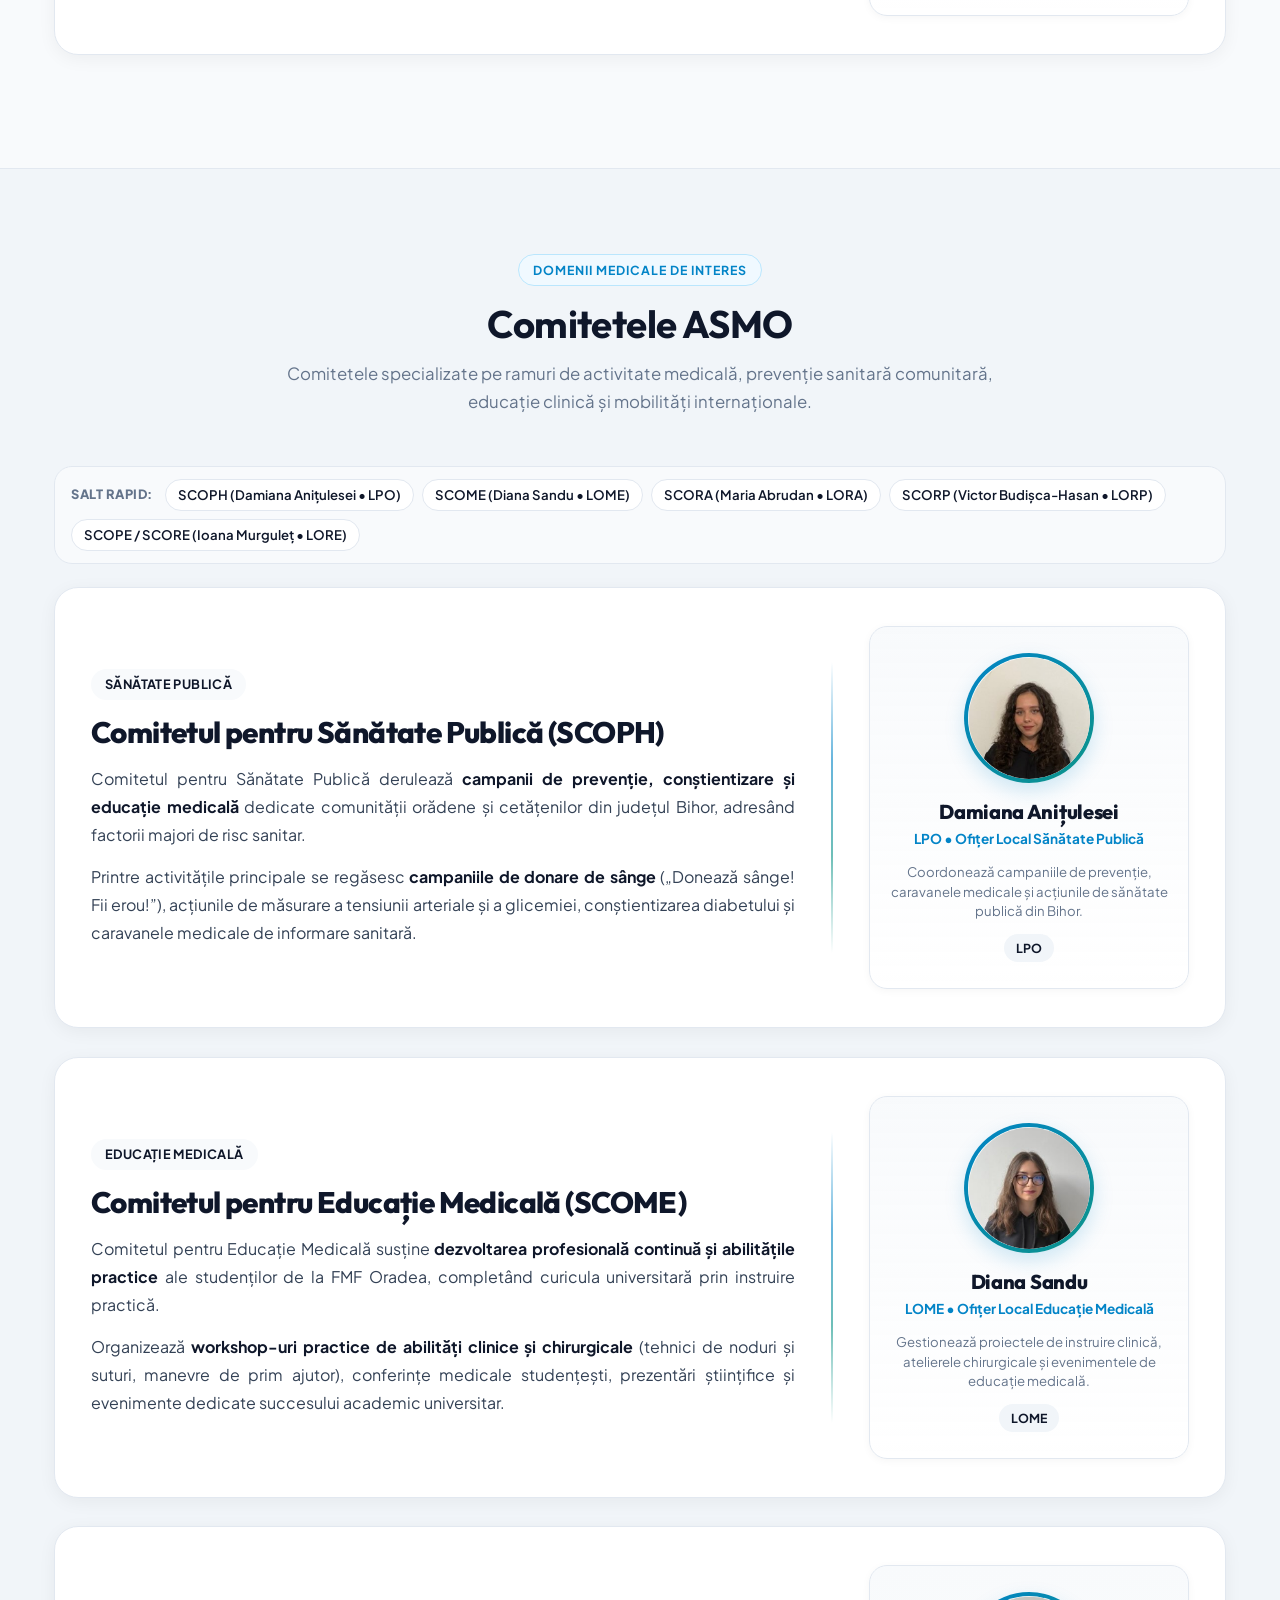
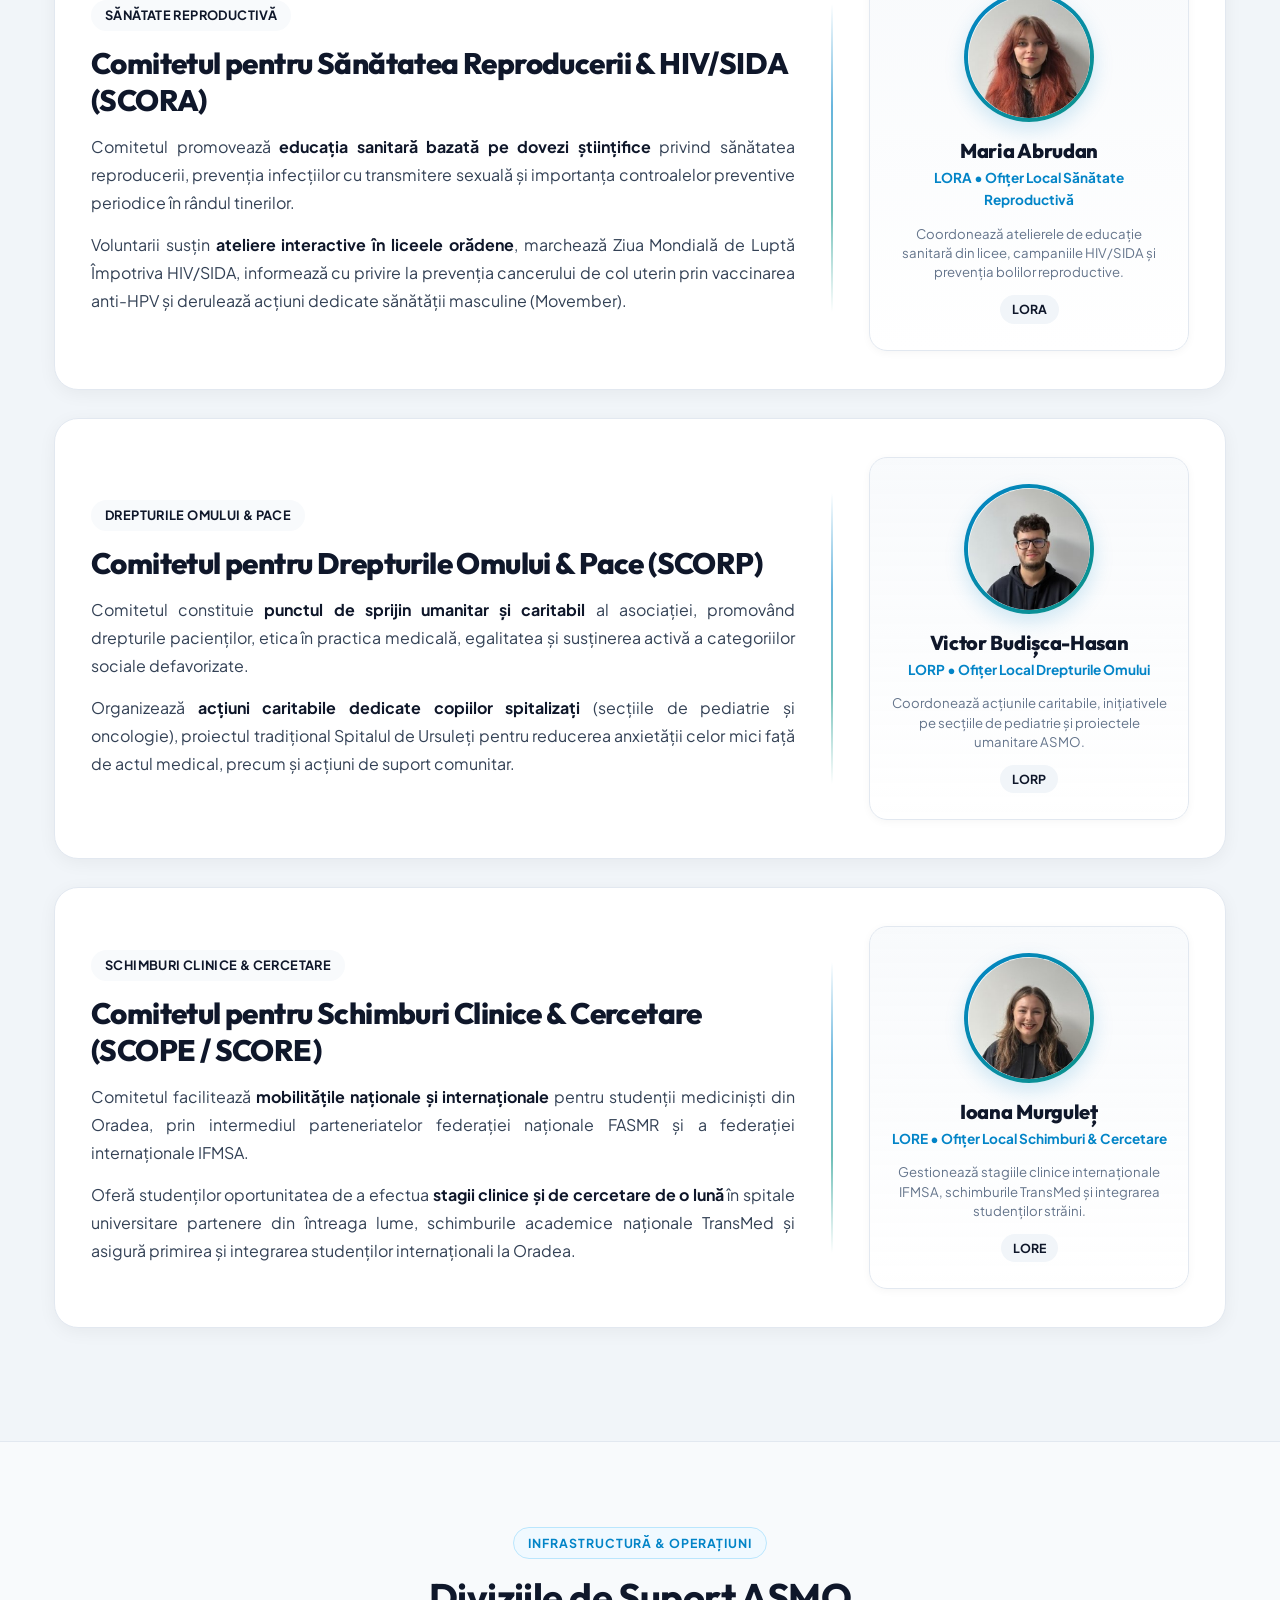
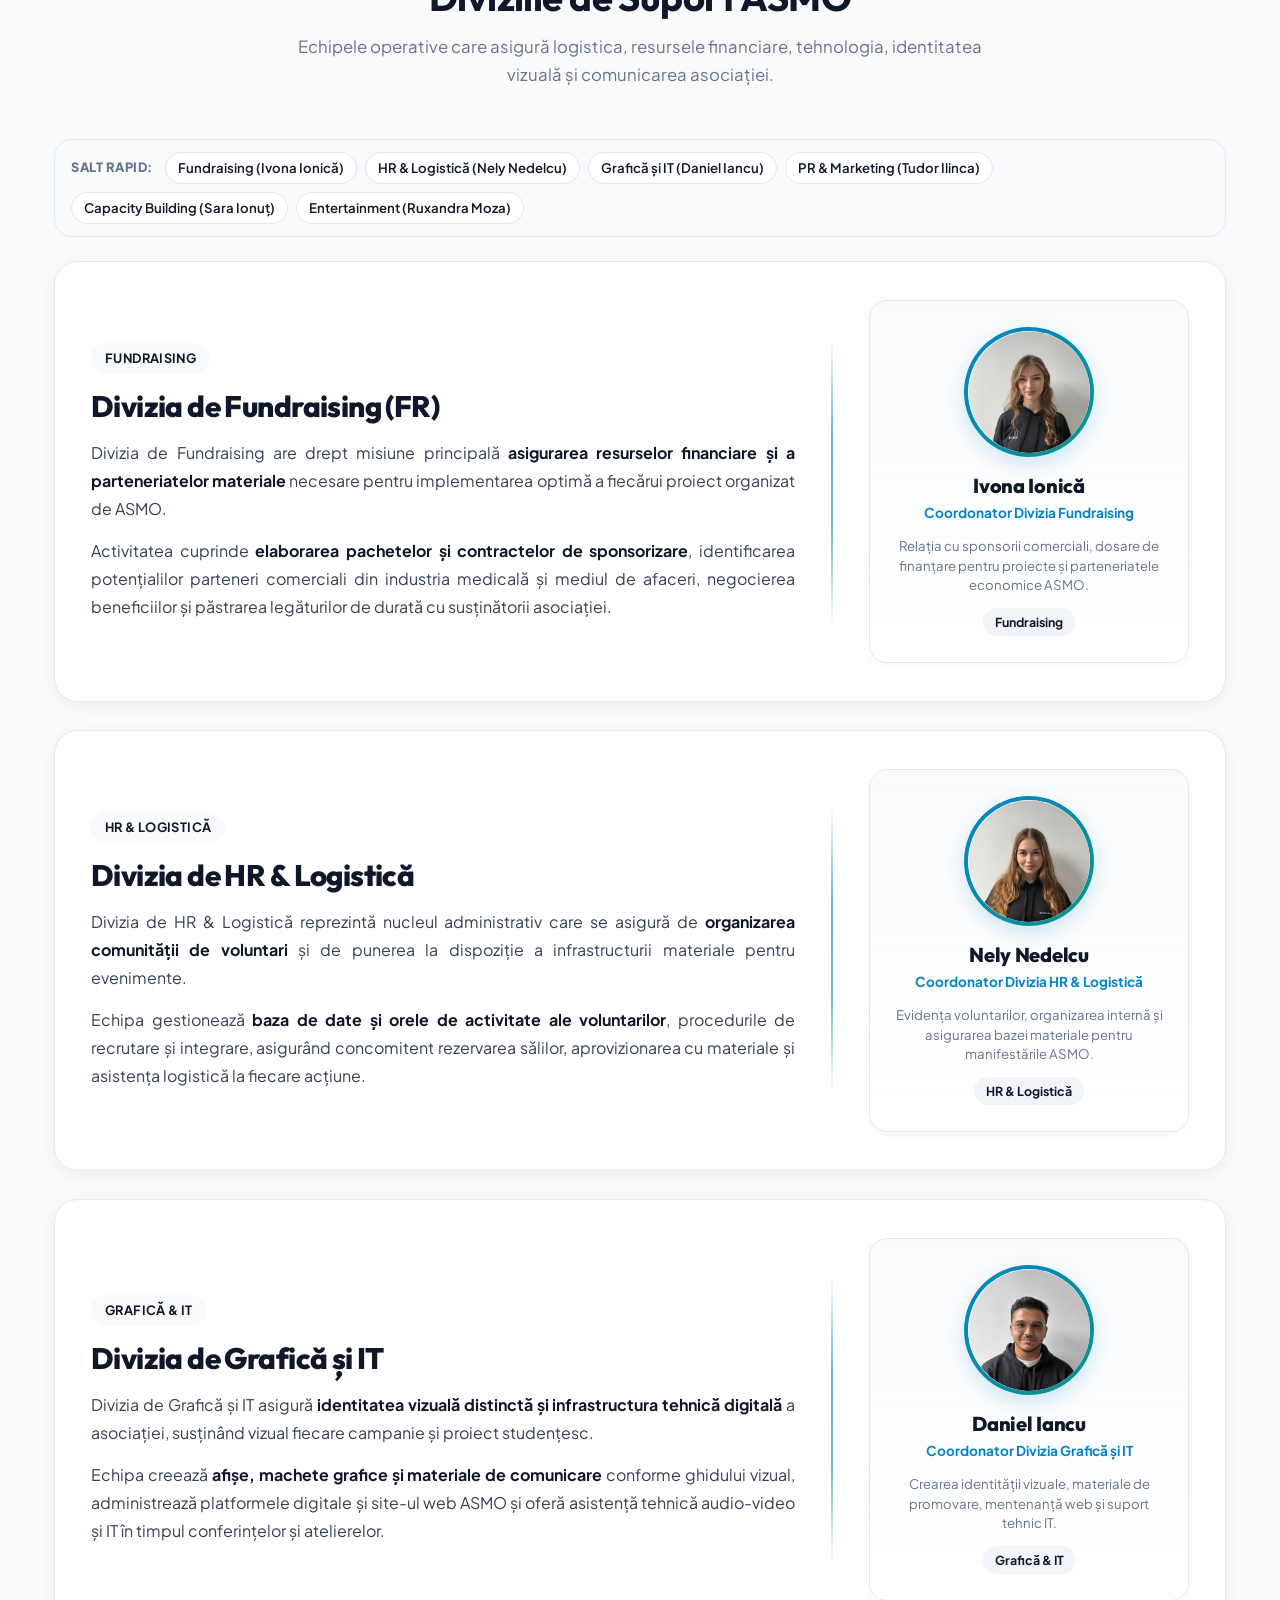
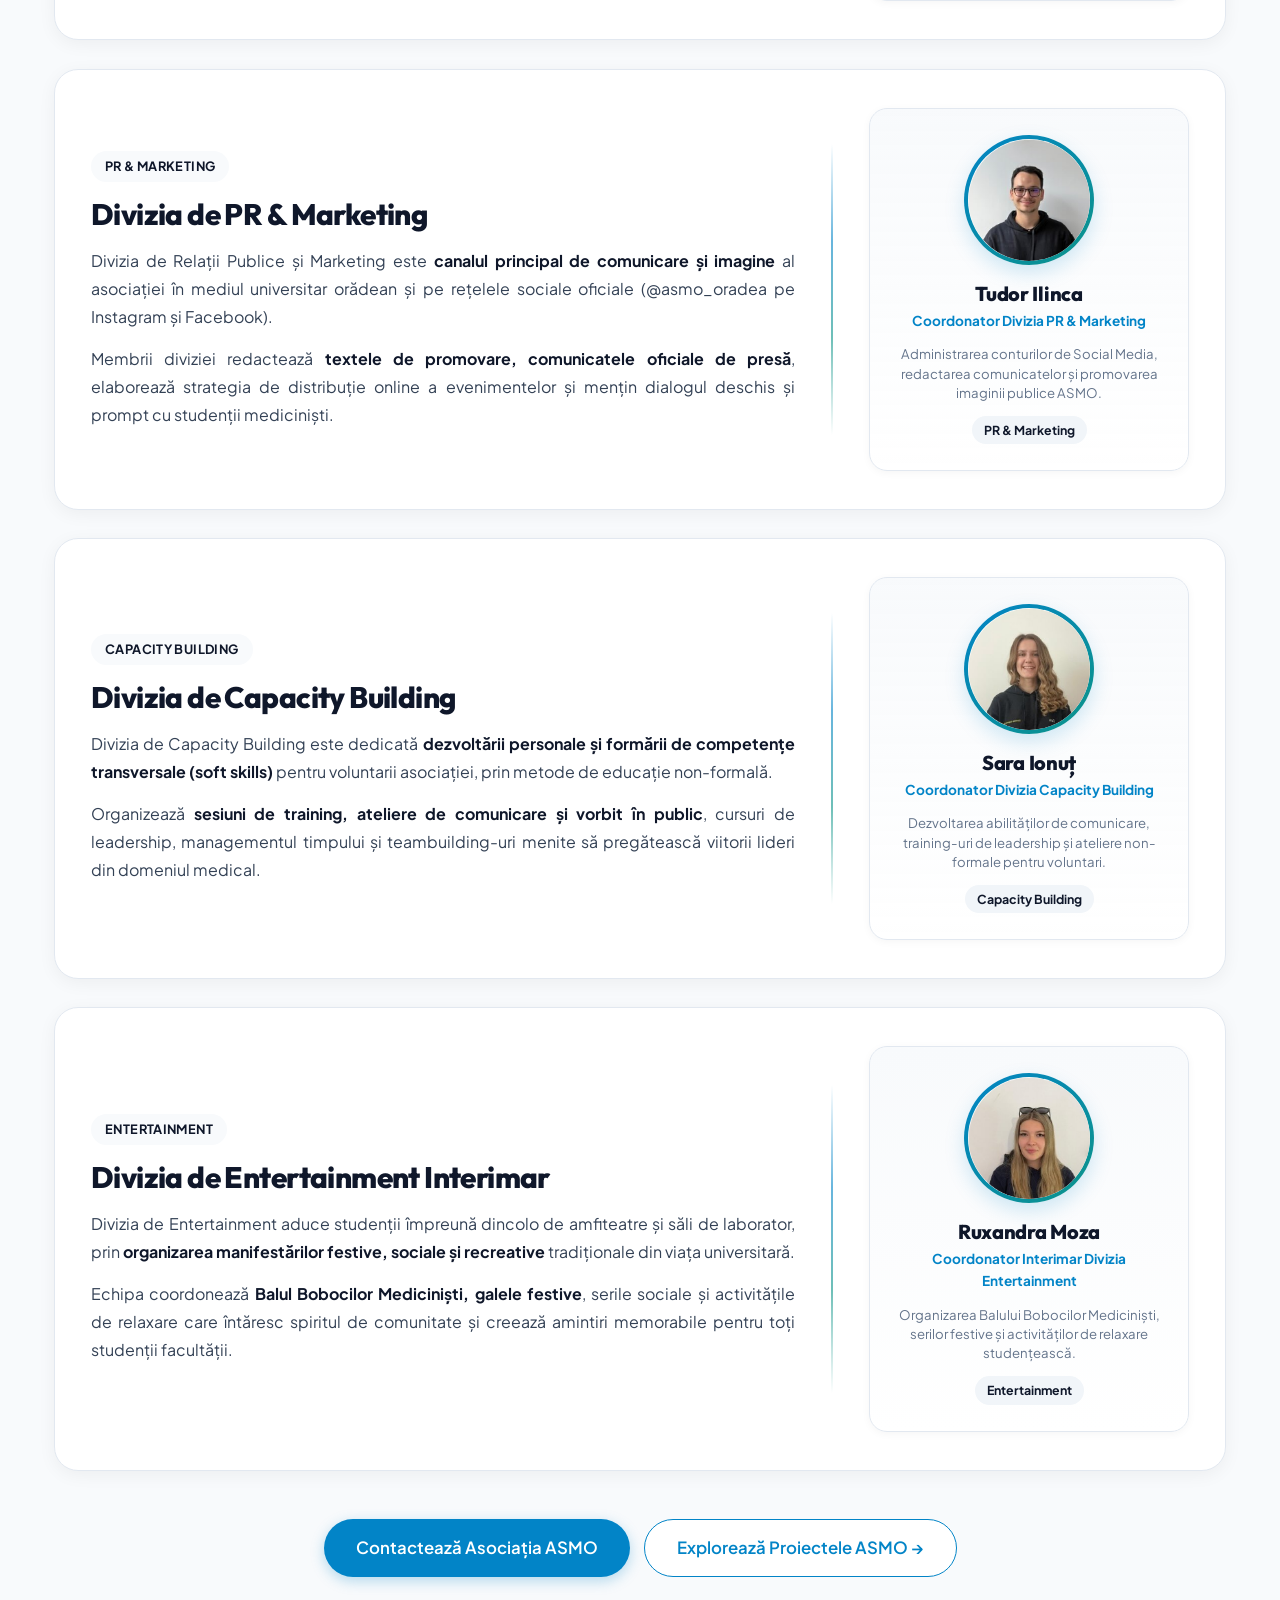
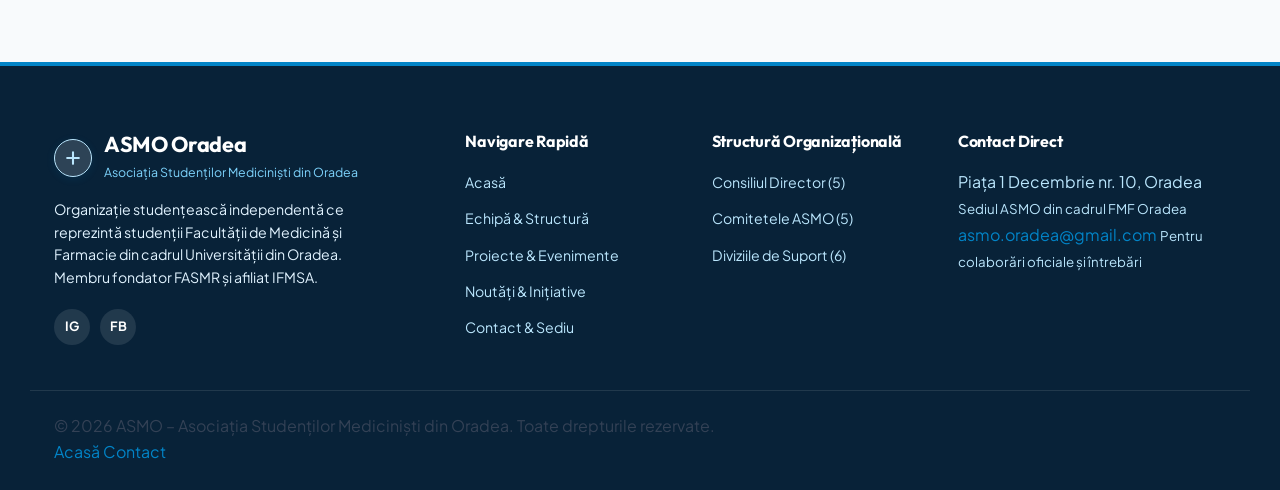
<file: departamente.html>
<!DOCTYPE html>
<html lang="ro">
<head>
  <meta charset="UTF-8">
  <meta name="viewport" content="width=device-width, initial-scale=1.0">
  <title>Echipă & Structură – ASMO Oradea | FMF Oradea</title>
  <meta name="description" content="Structura completă a Asociației Studenților Mediciniști din Oradea: Consiliul Director, Comitetele și Diviziile de suport organizațional din cadrul FMF Oradea.">
  <link rel="icon" href="data:image/svg+xml,<svg xmlns='http://www.w3.org/2000/svg' viewBox='0 0 100 100'><rect width='100' height='100' rx='20' fill='%230284c7'/><path d='M50 20 v60 M20 50 h60' stroke='white' stroke-width='14' stroke-linecap='round'/></svg>">
  <link rel="preconnect" href="https://fonts.googleapis.com">
  <link rel="preconnect" href="https://fonts.gstatic.com" crossorigin>
  <link href="https://fonts.googleapis.com/css2?family=Outfit:wght@500;600;700;800;900&family=Plus+Jakarta+Sans:wght@400;500;600;700&display=swap" rel="stylesheet">
  <link rel="stylesheet" href="style.css">
</head>
<body>

  <!-- Top Bar -->
  <div class="top-bar">
    <div class="container top-bar-content">
      <div class="top-bar-left">
        <span class="top-badge">FMF Oradea</span>
        <span class="top-info">Facultatea de Medicină și Farmacie • Piața 1 Decembrie nr. 10, Oradea</span>
      </div>
      <div class="top-bar-right">
        <a href="mailto:asmo.oradea@gmail.com" class="top-link">asmo.oradea@gmail.com</a>
        <div class="top-socials">
          <a href="https://www.instagram.com/asmo_oradea/" target="_blank" rel="noopener noreferrer" aria-label="Instagram @asmo_oradea">IG</a>
          <a href="https://www.facebook.com/asmo.oradea/" target="_blank" rel="noopener noreferrer" aria-label="Facebook ASMO Oradea">FB</a>
        </div>
      </div>
    </div>
  </div>

  <!-- Header / Navbar -->
  <header class="navbar" id="navbar">
    <div class="container nav-container">
      <a href="index.html" class="brand-logo">
        <div class="logo-badge">
          <svg width="20" height="20" viewBox="0 0 24 24" fill="none" stroke="currentColor" stroke-width="2.5" stroke-linecap="round" stroke-linejoin="round">
            <path d="M12 5v14M5 12h14"/>
          </svg>
        </div>
        <div class="brand-text-group">
          <span class="brand-title">ASMO</span>
          <span class="brand-subtitle">Asociația Studenților Mediciniști din Oradea</span>
        </div>
      </a>

      <nav class="nav-menu" id="navMenu">
        <a href="index.html" class="nav-link">Acasă</a>
        <a href="departamente.html" class="nav-link active">Echipă & Structură</a>
        <a href="proiecte.html" class="nav-link">Proiecte & Evenimente</a>
        <a href="noutati.html" class="nav-link">Noutăți</a>
        <a href="contact.html" class="btn btn-primary btn-sm">Contact</a>
      </nav>

      <button class="mobile-toggle" id="mobileToggle" aria-label="Comută meniul">
        <span class="toggle-bar"></span>
        <span class="toggle-bar"></span>
        <span class="toggle-bar"></span>
      </button>
    </div>
  </header>

  <main>
    <!-- Page Hero Banner -->
    <section class="page-hero">
      <div class="container reveal-on-scroll">
        <div class="badge-friendly" style="background: rgba(255, 255, 255, 0.15); border-color: rgba(255, 255, 255, 0.3); color: #ffffff; margin-bottom: 16px;">
          <span class="pulse-dot" style="background: #38bdf8;"></span>
          <span>Structura Organizațională ASMO</span>
        </div>
        <h1 class="page-hero-title">Echipa & Structura ASMO</h1>
        <p class="page-hero-subtitle">
          Toți membrii asociației reuniți pe o singură pagină: Consiliul Director, Comitetele și Diviziile de suport organizațional din cadrul FMF Oradea.
        </p>

        <!-- Navigare Rapidă între Piloni -->
        <div style="display: flex; justify-content: center; gap: 12px; margin-top: 28px; flex-wrap: wrap;">
          <a href="#conducere" class="btn btn-white btn-sm">Consiliul Director (5)</a>
          <a href="#comitete" class="btn btn-white btn-sm">Comitete (5)</a>
          <a href="#divizii" class="btn btn-white btn-sm">Divizii de Suport (6)</a>
        </div>
      </div>
    </section>

    <!-- Sticky Quick Navigation Bar -->
    <div class="sticky-subnav">
      <div class="container sticky-subnav-inner">
        <span class="quick-jump-label">Navigare Structură:</span>
        <div class="sticky-subnav-links">
          <a href="#conducere" class="sticky-subnav-btn">Consiliul Director <span class="sticky-subnav-count">5</span></a>
          <a href="#comitete" class="sticky-subnav-btn">Comitete <span class="sticky-subnav-count">5</span></a>
          <a href="#divizii" class="sticky-subnav-btn">Divizii de Suport <span class="sticky-subnav-count">6</span></a>
        </div>
      </div>
    </div>

    <!-- ===================================================================
         1. CONSILIUL DIRECTOR (Conducerea Executivă)
         =================================================================== -->
    <section class="section" id="conducere">
      <div class="container">
        
        <div class="section-header reveal-on-scroll">
          <span class="pill-tag">Conducerea Executivă</span>
          <h2 class="section-title">Consiliul Director</h2>
          <p class="section-subtitle">
            Echipa aleasă pentru coordonarea strategică, administrativă și reprezentarea oficială a studenților mediciniști în forurile universitare.
          </p>
        </div>

        <!-- Salt rapid în cadrul Conducerii -->
        <div class="person-quick-jump reveal-on-scroll">
          <span class="quick-jump-label">Salt rapid:</span>
          <a href="#cd-presedinte" class="quick-jump-pill">Jazmin Eleneș (Președinte)</a>
          <a href="#cd-vpe" class="quick-jump-pill">Maria Roja-Petruș (VPE)</a>
          <a href="#cd-vpi" class="quick-jump-pill">Andreea Tanasă (VPI)</a>
          <a href="#cd-vpf" class="quick-jump-pill">Matei Mărginean (VPF)</a>
          <a href="#cd-sg" class="quick-jump-pill">Răzvan Tîrla (SG)</a>
        </div>

        <!-- 1. Președinte: Jazmin Eleneș -->
        <div class="member-showcase-card reveal-on-scroll" id="cd-presedinte">
          <div class="ssmb-panel-grid">
            <div class="ssmb-content-side">
              <span class="ssmb-div-badge">Președinție</span>
              <h3 class="ssmb-div-title">Președinte ASMO</h3>
              <p class="ssmb-desc">
                Președintele reprezintă oficial <strong>Asociația Studenților Mediciniști din Oradea</strong> în raport cu conducerea Facultății de Medicină și Farmacie, Senatul Universității din Oradea, forurile academice și partenerii externi.
              </p>
              <p class="ssmb-desc">
                Coordonează <strong>strategia generală a asociației</strong>, veghează la respectarea statutului și prezidează ședințele Consiliului Director și ale Adunării Generale, asigurând direcția de dezvoltare a întregii comunități studențești.
              </p>
            </div>

            <div class="ssmb-vertical-divider"></div>

            <div class="ssmb-coord-side">
              <div class="ssmb-coord-avatar-wrap">
                <img src="images/team/presedinte-jazmin-elenes.png" alt="Jazmin Eleneș – Președinte ASMO" class="ssmb-coord-img" loading="lazy">
              </div>
              <h4 class="ssmb-coord-name">Jazmin Eleneș</h4>
              <span class="ssmb-coord-role">Președinte ASMO</span>
              <p class="ssmb-coord-meta">
                Reprezentare oficială în Senatul Universitar, Consiliul FMF și coordonare strategică a asociației.
              </p>
              <span class="ssmb-coord-badge">Președinte</span>
            </div>
          </div>
        </div>

        <!-- 2. Vicepreședinte Relații Externe: Maria Roja-Petruș -->
        <div class="member-showcase-card reveal-on-scroll" id="cd-vpe">
          <div class="ssmb-panel-grid">
            <div class="ssmb-content-side">
              <span class="ssmb-div-badge">Relații Externe</span>
              <h3 class="ssmb-div-title">Vicepreședinte Relații Externe (VPE)</h3>
              <p class="ssmb-desc">
                Vicepreședintele pe Relații Externe este responsabil de legătura directă cu <strong>federația națională FASMR</strong>, cu celelalte asociații de studenți mediciniști din centrele universitare din țară și cu autoritățile publice locale.
              </p>
              <p class="ssmb-desc">
                Asigură <strong>reprezentarea delegației orădene la Adunările Generale FASMR</strong>, facilitează parteneriate inter-asociaționale și sprijină racordarea activității ASMO la inițiativele naționale și internaționale.
              </p>
            </div>

            <div class="ssmb-vertical-divider"></div>

            <div class="ssmb-coord-side">
              <div class="ssmb-coord-avatar-wrap">
                <img src="images/team/vpe-maria-roja-petrus.png" alt="Maria Roja-Petruș – Vicepreședinte Relații Externe" class="ssmb-coord-img" loading="lazy">
              </div>
              <h4 class="ssmb-coord-name">Maria Roja-Petruș</h4>
              <span class="ssmb-coord-role">VPE • Vicepreședinte Relații Externe</span>
              <p class="ssmb-coord-meta">
                Relația oficială cu federația națională FASMR, reprezentare externă și parteneriate instituționale.
              </p>
              <span class="ssmb-coord-badge">VPE</span>
            </div>
          </div>
        </div>

        <!-- 3. Vicepreședinte Relații Interne: Andreea Tanasă -->
        <div class="member-showcase-card reveal-on-scroll" id="cd-vpi">
          <div class="ssmb-panel-grid">
            <div class="ssmb-content-side">
              <span class="ssmb-div-badge">Relații Interne</span>
              <h3 class="ssmb-div-title">Vicepreședinte Relații Interne (VPI)</h3>
              <p class="ssmb-desc">
                Vicepreședintele pe Relații Interne monitorizează și sprijină desfășurarea activității tuturor <strong>comitetelor și diviziilor de suport</strong> din cadrul ASMO, asigurând coeziunea și buna funcționare a echipei extinse.
              </p>
              <p class="ssmb-desc">
                Facilitează <strong>comunicarea inter-departamentală armonioasă</strong>, implicarea voluntarilor în proiecte și identificarea soluțiilor optime pentru nevoile organizatorice interne ale membrilor asociației.
              </p>
            </div>

            <div class="ssmb-vertical-divider"></div>

            <div class="ssmb-coord-side">
              <div class="ssmb-coord-avatar-wrap">
                <img src="images/team/vpi-andreea-tanasa.png" alt="Andreea Tanasă – Vicepreședinte Relații Interne" class="ssmb-coord-img" loading="lazy">
              </div>
              <h4 class="ssmb-coord-name">Andreea Tanasă</h4>
              <span class="ssmb-coord-role">VPI • Vicepreședinte Relații Interne</span>
              <p class="ssmb-coord-meta">
                Coordonarea comitetelor, a diviziilor de suport și sprijinirea comunității de voluntari ASMO.
              </p>
              <span class="ssmb-coord-badge">VPI</span>
            </div>
          </div>
        </div>

        <!-- 4. Vicepreședinte Financiar Interimar: Matei Mărginean -->
        <div class="member-showcase-card reveal-on-scroll" id="cd-vpf">
          <div class="ssmb-panel-grid">
            <div class="ssmb-content-side">
              <span class="ssmb-div-badge">Financiar</span>
              <h3 class="ssmb-div-title">Vicepreședinte Financiar Interimar (VPF)</h3>
              <p class="ssmb-desc">
                Vicepreședintele Financiar administrează fondurile asociației, întocmește <strong>bugetele de venituri și cheltuieli</strong> și garantează transparența deplină a utilizării resurselor financiare.
              </p>
              <p class="ssmb-desc">
                Verifică <strong>deconturile fiecărui proiect</strong>, centralizează documentele justificative contabile și colaborează strâns cu divizia de fundraising pentru susținerea bugetară a fiecărei inițiative studențești.
              </p>
            </div>

            <div class="ssmb-vertical-divider"></div>

            <div class="ssmb-coord-side">
              <div class="ssmb-coord-avatar-wrap">
                <img src="images/team/vpf-matei-marginean.png" alt="Matei Mărginean – Vicepreședinte Financiar Interimar" class="ssmb-coord-img" loading="lazy">
              </div>
              <h4 class="ssmb-coord-name">Matei Mărginean</h4>
              <span class="ssmb-coord-role">VPF • Vicepreședinte Financiar Interimar</span>
              <p class="ssmb-coord-meta">
                Gestiunea bugetară a asociației, evidența deconturilor proiectelor și administrarea financiară.
              </p>
              <span class="ssmb-coord-badge">VPF</span>
            </div>
          </div>
        </div>

        <!-- 5. Secretar General: Răzvan Tîrla -->
        <div class="member-showcase-card reveal-on-scroll" id="cd-sg">
          <div class="ssmb-panel-grid">
            <div class="ssmb-content-side">
              <span class="ssmb-div-badge">Secretariat & Administrație</span>
              <h3 class="ssmb-div-title">Secretar General (SG)</h3>
              <p class="ssmb-desc">
                Secretarul General este responsabil de <strong>evidența documentelor oficiale</strong> ale asociației, redactarea proceselor-verbale ale ședințelor Consiliului Director și ale Adunării Generale, precum și managementul arhivei.
              </p>
              <p class="ssmb-desc">
                Coordonează <strong>fluxul administrativ intern</strong>, actualizează baza de date a membrilor activi și gestionează corespondența oficială, asigurând respectarea procedurilor statutare ale organizației.
              </p>
            </div>

            <div class="ssmb-vertical-divider"></div>

            <div class="ssmb-coord-side">
              <div class="ssmb-coord-avatar-wrap">
                <img src="images/team/sg-razvan-tirla.png" alt="Răzvan Tîrla – Secretar General" class="ssmb-coord-img" loading="lazy">
              </div>
              <h4 class="ssmb-coord-name">Răzvan Tîrla</h4>
              <span class="ssmb-coord-role">SG • Secretar General</span>
              <p class="ssmb-coord-meta">
                Evidența documentelor oficiale, redactarea proceselor-verbale statutare și arhiva administrativă.
              </p>
              <span class="ssmb-coord-badge">SG</span>
            </div>
          </div>
        </div>

      </div>
    </section>

    <!-- ===================================================================
         2. COMITETELE ASMO
         =================================================================== -->
    <section class="section section-alt" id="comitete">
      <div class="container">
        
        <div class="section-header reveal-on-scroll">
          <span class="pill-tag">Domenii Medicale de Interes</span>
          <h2 class="section-title">Comitetele ASMO</h2>
          <p class="section-subtitle">
            Comitetele specializate pe ramuri de activitate medicală, prevenție sanitară comunitară, educație clinică și mobilități internaționale.
          </p>
        </div>

        <!-- Salt rapid în cadrul Comitetelor -->
        <div class="person-quick-jump reveal-on-scroll">
          <span class="quick-jump-label">Salt rapid:</span>
          <a href="#com-scoph" class="quick-jump-pill">SCOPH (Damiana Anițulesei • LPO)</a>
          <a href="#com-scome" class="quick-jump-pill">SCOME (Diana Sandu • LOME)</a>
          <a href="#com-scora" class="quick-jump-pill">SCORA (Maria Abrudan • LORA)</a>
          <a href="#com-scorp" class="quick-jump-pill">SCORP (Victor Budișca-Hasan • LORP)</a>
          <a href="#com-score" class="quick-jump-pill">SCOPE / SCORE (Ioana Murguleț • LORE)</a>
        </div>

        <!-- 1. SCOPH: Damiana Anițulesei -->
        <div class="member-showcase-card reveal-on-scroll" id="com-scoph">
          <div class="ssmb-panel-grid">
            <div class="ssmb-content-side">
              <span class="ssmb-div-badge">Sănătate Publică</span>
              <h3 class="ssmb-div-title">Comitetul pentru Sănătate Publică (SCOPH)</h3>
              <p class="ssmb-desc">
                Comitetul pentru Sănătate Publică derulează <strong>campanii de prevenție, conștientizare și educație medicală</strong> dedicate comunității orădene și cetățenilor din județul Bihor, adresând factorii majori de risc sanitar.
              </p>
              <p class="ssmb-desc">
                Printre activitățile principale se regăsesc <strong>campaniile de donare de sânge</strong> („Donează sânge! Fii erou!”), acțiunile de măsurare a tensiunii arteriale și a glicemiei, conștientizarea diabetului și caravanele medicale de informare sanitară.
              </p>
            </div>

            <div class="ssmb-vertical-divider"></div>

            <div class="ssmb-coord-side">
              <div class="ssmb-coord-avatar-wrap">
                <img src="images/team/lpo-damiana-anitulesei.png" alt="Damiana Anițulesei – LPO" class="ssmb-coord-img" loading="lazy">
              </div>
              <h4 class="ssmb-coord-name">Damiana Anițulesei</h4>
              <span class="ssmb-coord-role">LPO • Ofițer Local Sănătate Publică</span>
              <p class="ssmb-coord-meta">
                Coordonează campaniile de prevenție, caravanele medicale și acțiunile de sănătate publică din Bihor.
              </p>
              <span class="ssmb-coord-badge">LPO</span>
            </div>
          </div>
        </div>

        <!-- 2. SCOME: Diana Sandu -->
        <div class="member-showcase-card reveal-on-scroll" id="com-scome">
          <div class="ssmb-panel-grid">
            <div class="ssmb-content-side">
              <span class="ssmb-div-badge">Educație Medicală</span>
              <h3 class="ssmb-div-title">Comitetul pentru Educație Medicală (SCOME)</h3>
              <p class="ssmb-desc">
                Comitetul pentru Educație Medicală susține <strong>dezvoltarea profesională continuă și abilitățile practice</strong> ale studenților de la FMF Oradea, completând curicula universitară prin instruire practică.
              </p>
              <p class="ssmb-desc">
                Organizează <strong>workshop-uri practice de abilități clinice și chirurgicale</strong> (tehnici de noduri și suturi, manevre de prim ajutor), conferințe medicale studențești, prezentări științifice și evenimente dedicate succesului academic universitar.
              </p>
            </div>

            <div class="ssmb-vertical-divider"></div>

            <div class="ssmb-coord-side">
              <div class="ssmb-coord-avatar-wrap">
                <img src="images/team/lome-diana-sandu.png" alt="Diana Sandu – LOME" class="ssmb-coord-img" loading="lazy">
              </div>
              <h4 class="ssmb-coord-name">Diana Sandu</h4>
              <span class="ssmb-coord-role">LOME • Ofițer Local Educație Medicală</span>
              <p class="ssmb-coord-meta">
                Gestionează proiectele de instruire clinică, atelierele chirurgicale și evenimentele de educație medicală.
              </p>
              <span class="ssmb-coord-badge">LOME</span>
            </div>
          </div>
        </div>

        <!-- 3. SCORA: Maria Abrudan -->
        <div class="member-showcase-card reveal-on-scroll" id="com-scora">
          <div class="ssmb-panel-grid">
            <div class="ssmb-content-side">
              <span class="ssmb-div-badge">Sănătate Reproductivă</span>
              <h3 class="ssmb-div-title">Comitetul pentru Sănătatea Reproducerii & HIV/SIDA (SCORA)</h3>
              <p class="ssmb-desc">
                Comitetul promovează <strong>educația sanitară bazată pe dovezi științifice</strong> privind sănătatea reproducerii, prevenția infecțiilor cu transmitere sexuală și importanța controalelor preventive periodice în rândul tinerilor.
              </p>
              <p class="ssmb-desc">
                Voluntarii susțin <strong>ateliere interactive în liceele orădene</strong>, marchează Ziua Mondială de Luptă Împotriva HIV/SIDA, informează cu privire la prevenția cancerului de col uterin prin vaccinarea anti-HPV și derulează acțiuni dedicate sănătății masculine (Movember).
              </p>
            </div>

            <div class="ssmb-vertical-divider"></div>

            <div class="ssmb-coord-side">
              <div class="ssmb-coord-avatar-wrap">
                <img src="images/team/lora-maria-abrudan.png" alt="Maria Abrudan – LORA" class="ssmb-coord-img" loading="lazy">
              </div>
              <h4 class="ssmb-coord-name">Maria Abrudan</h4>
              <span class="ssmb-coord-role">LORA • Ofițer Local Sănătate Reproductivă</span>
              <p class="ssmb-coord-meta">
                Coordonează atelierele de educație sanitară din licee, campaniile HIV/SIDA și prevenția bolilor reproductive.
              </p>
              <span class="ssmb-coord-badge">LORA</span>
            </div>
          </div>
        </div>

        <!-- 4. SCORP: Victor Budișca-Hasan -->
        <div class="member-showcase-card reveal-on-scroll" id="com-scorp">
          <div class="ssmb-panel-grid">
            <div class="ssmb-content-side">
              <span class="ssmb-div-badge">Drepturile Omului & Pace</span>
              <h3 class="ssmb-div-title">Comitetul pentru Drepturile Omului & Pace (SCORP)</h3>
              <p class="ssmb-desc">
                Comitetul constituie <strong>punctul de sprijin umanitar și caritabil</strong> al asociației, promovând drepturile pacienților, etica în practica medicală, egalitatea și susținerea activă a categoriilor sociale defavorizate.
              </p>
              <p class="ssmb-desc">
                Organizează <strong>acțiuni caritabile dedicate copiilor spitalizați</strong> (secțiile de pediatrie și oncologie), proiectul tradițional Spitalul de Ursuleți pentru reducerea anxietății celor mici față de actul medical, precum și acțiuni de suport comunitar.
              </p>
            </div>

            <div class="ssmb-vertical-divider"></div>

            <div class="ssmb-coord-side">
              <div class="ssmb-coord-avatar-wrap">
                <img src="images/team/lorp-victor-budisca-hasan.png" alt="Victor Budișca-Hasan – LORP" class="ssmb-coord-img" loading="lazy">
              </div>
              <h4 class="ssmb-coord-name">Victor Budișca-Hasan</h4>
              <span class="ssmb-coord-role">LORP • Ofițer Local Drepturile Omului</span>
              <p class="ssmb-coord-meta">
                Coordonează acțiunile caritabile, inițiativele pe secțiile de pediatrie și proiectele umanitare ASMO.
              </p>
              <span class="ssmb-coord-badge">LORP</span>
            </div>
          </div>
        </div>

        <!-- 5. SCORE / SCOPE: Ioana Murguleț -->
        <div class="member-showcase-card reveal-on-scroll" id="com-score">
          <div class="ssmb-panel-grid">
            <div class="ssmb-content-side">
              <span class="ssmb-div-badge">Schimburi Clinice & Cercetare</span>
              <h3 class="ssmb-div-title">Comitetul pentru Schimburi Clinice & Cercetare (SCOPE / SCORE)</h3>
              <p class="ssmb-desc">
                Comitetul facilitează <strong>mobilitățile naționale și internaționale</strong> pentru studenții mediciniști din Oradea, prin intermediul parteneriatelor federației naționale FASMR și a federației internaționale IFMSA.
              </p>
              <p class="ssmb-desc">
                Oferă studenților oportunitatea de a efectua <strong>stagii clinice și de cercetare de o lună</strong> în spitale universitare partenere din întreaga lume, schimburile academice naționale TransMed și asigură primirea și integrarea studenților internaționali la Oradea.
              </p>
            </div>

            <div class="ssmb-vertical-divider"></div>

            <div class="ssmb-coord-side">
              <div class="ssmb-coord-avatar-wrap">
                <img src="images/team/lore-ioana-murgulet.png" alt="Ioana Murguleț – LORE" class="ssmb-coord-img" loading="lazy">
              </div>
              <h4 class="ssmb-coord-name">Ioana Murguleț</h4>
              <span class="ssmb-coord-role">LORE • Ofițer Local Schimburi & Cercetare</span>
              <p class="ssmb-coord-meta">
                Gestionează stagiile clinice internaționale IFMSA, schimburile TransMed și integrarea studenților străini.
              </p>
              <span class="ssmb-coord-badge">LORE</span>
            </div>
          </div>
        </div>

      </div>
    </section>

    <!-- ===================================================================
         3. DIVIZIILE DE SUPORT
         =================================================================== -->
    <section class="section" id="divizii">
      <div class="container">
        
        <div class="section-header reveal-on-scroll">
          <span class="pill-tag">Infrastructură & Operațiuni</span>
          <h2 class="section-title">Diviziile de Suport ASMO</h2>
          <p class="section-subtitle">
            Echipele operative care asigură logistica, resursele financiare, tehnologia, identitatea vizuală și comunicarea asociației.
          </p>
        </div>

        <!-- Salt rapid în cadrul Diviziilor -->
        <div class="person-quick-jump reveal-on-scroll">
          <span class="quick-jump-label">Salt rapid:</span>
          <a href="#div-fundraising" class="quick-jump-pill">Fundraising (Ivona Ionică)</a>
          <a href="#div-hr-logistica" class="quick-jump-pill">HR & Logistică (Nely Nedelcu)</a>
          <a href="#div-grafica-it" class="quick-jump-pill">Grafică și IT (Daniel Iancu)</a>
          <a href="#div-pr-marketing" class="quick-jump-pill">PR & Marketing (Tudor Ilinca)</a>
          <a href="#div-capacity-building" class="quick-jump-pill">Capacity Building (Sara Ionuț)</a>
          <a href="#div-entertainment" class="quick-jump-pill">Entertainment (Ruxandra Moza)</a>
        </div>

        <!-- 1. Fundraising: Ivona Ionică -->
        <div class="member-showcase-card reveal-on-scroll" id="div-fundraising">
          <div class="ssmb-panel-grid">
            <div class="ssmb-content-side">
              <span class="ssmb-div-badge">Fundraising</span>
              <h3 class="ssmb-div-title">Divizia de Fundraising (FR)</h3>
              <p class="ssmb-desc">
                Divizia de Fundraising are drept misiune principală <strong>asigurarea resurselor financiare și a parteneriatelor materiale</strong> necesare pentru implementarea optimă a fiecărui proiect organizat de ASMO.
              </p>
              <p class="ssmb-desc">
                Activitatea cuprinde <strong>elaborarea pachetelor și contractelor de sponsorizare</strong>, identificarea potențialilor parteneri comerciali din industria medicală și mediul de afaceri, negocierea beneficiilor și păstrarea legăturilor de durată cu susținătorii asociației.
              </p>
            </div>

            <div class="ssmb-vertical-divider"></div>

            <div class="ssmb-coord-side">
              <div class="ssmb-coord-avatar-wrap">
                <img src="images/team/div-fundraising-ivona-ionica.png" alt="Ivona Ionică – Fundraising" class="ssmb-coord-img" loading="lazy">
              </div>
              <h4 class="ssmb-coord-name">Ivona Ionică</h4>
              <span class="ssmb-coord-role">Coordonator Divizia Fundraising</span>
              <p class="ssmb-coord-meta">
                Relația cu sponsorii comerciali, dosare de finanțare pentru proiecte și parteneriatele economice ASMO.
              </p>
              <span class="ssmb-coord-badge">Fundraising</span>
            </div>
          </div>
        </div>

        <!-- 2. HR & Logistică: Nely Nedelcu -->
        <div class="member-showcase-card reveal-on-scroll" id="div-hr-logistica">
          <div class="ssmb-panel-grid">
            <div class="ssmb-content-side">
              <span class="ssmb-div-badge">HR & Logistică</span>
              <h3 class="ssmb-div-title">Divizia de HR & Logistică</h3>
              <p class="ssmb-desc">
                Divizia de HR & Logistică reprezintă nucleul administrativ care se asigură de <strong>organizarea comunității de voluntari</strong> și de punerea la dispoziție a infrastructurii materiale pentru evenimente.
              </p>
              <p class="ssmb-desc">
                Echipa gestionează <strong>baza de date și orele de activitate ale voluntarilor</strong>, procedurile de recrutare și integrare, asigurând concomitent rezervarea sălilor, aprovizionarea cu materiale și asistența logistică la fiecare acțiune.
              </p>
            </div>

            <div class="ssmb-vertical-divider"></div>

            <div class="ssmb-coord-side">
              <div class="ssmb-coord-avatar-wrap">
                <img src="images/team/div-hr-logistica-nely-nedelcu.png" alt="Nely Nedelcu – HR & Logistică" class="ssmb-coord-img" loading="lazy">
              </div>
              <h4 class="ssmb-coord-name">Nely Nedelcu</h4>
              <span class="ssmb-coord-role">Coordonator Divizia HR & Logistică</span>
              <p class="ssmb-coord-meta">
                Evidența voluntarilor, organizarea internă și asigurarea bazei materiale pentru manifestările ASMO.
              </p>
              <span class="ssmb-coord-badge">HR & Logistică</span>
            </div>
          </div>
        </div>

        <!-- 3. Grafică și IT: Daniel Iancu -->
        <div class="member-showcase-card reveal-on-scroll" id="div-grafica-it">
          <div class="ssmb-panel-grid">
            <div class="ssmb-content-side">
              <span class="ssmb-div-badge">Grafică & IT</span>
              <h3 class="ssmb-div-title">Divizia de Grafică și IT</h3>
              <p class="ssmb-desc">
                Divizia de Grafică și IT asigură <strong>identitatea vizuală distinctă și infrastructura tehnică digitală</strong> a asociației, susținând vizual fiecare campanie și proiect studențesc.
              </p>
              <p class="ssmb-desc">
                Echipa creează <strong>afișe, machete grafice și materiale de comunicare</strong> conforme ghidului vizual, administrează platformele digitale și site-ul web ASMO și oferă asistență tehnică audio-video și IT în timpul conferințelor și atelierelor.
              </p>
            </div>

            <div class="ssmb-vertical-divider"></div>

            <div class="ssmb-coord-side">
              <div class="ssmb-coord-avatar-wrap">
                <img src="images/team/div-grafica-it-daniel-iancu.png" alt="Daniel Iancu – Grafică și IT" class="ssmb-coord-img" loading="lazy">
              </div>
              <h4 class="ssmb-coord-name">Daniel Iancu</h4>
              <span class="ssmb-coord-role">Coordonator Divizia Grafică și IT</span>
              <p class="ssmb-coord-meta">
                Crearea identității vizuale, materiale de promovare, mentenanță web și suport tehnic IT.
              </p>
              <span class="ssmb-coord-badge">Grafică & IT</span>
            </div>
          </div>
        </div>

        <!-- 4. PR & Marketing: Tudor Ilinca -->
        <div class="member-showcase-card reveal-on-scroll" id="div-pr-marketing">
          <div class="ssmb-panel-grid">
            <div class="ssmb-content-side">
              <span class="ssmb-div-badge">PR & Marketing</span>
              <h3 class="ssmb-div-title">Divizia de PR & Marketing</h3>
              <p class="ssmb-desc">
                Divizia de Relații Publice și Marketing este <strong>canalul principal de comunicare și imagine</strong> al asociației în mediul universitar orădean și pe rețelele sociale oficiale (@asmo_oradea pe Instagram și Facebook).
              </p>
              <p class="ssmb-desc">
                Membrii diviziei redactează <strong>textele de promovare, comunicatele oficiale de presă</strong>, elaborează strategia de distribuție online a evenimentelor și mențin dialogul deschis și prompt cu studenții mediciniști.
              </p>
            </div>

            <div class="ssmb-vertical-divider"></div>

            <div class="ssmb-coord-side">
              <div class="ssmb-coord-avatar-wrap">
                <img src="images/team/div-pr-marketing-tudor-ilinca.png" alt="Tudor Ilinca – PR & Marketing" class="ssmb-coord-img" loading="lazy">
              </div>
              <h4 class="ssmb-coord-name">Tudor Ilinca</h4>
              <span class="ssmb-coord-role">Coordonator Divizia PR & Marketing</span>
              <p class="ssmb-coord-meta">
                Administrarea conturilor de Social Media, redactarea comunicatelor și promovarea imaginii publice ASMO.
              </p>
              <span class="ssmb-coord-badge">PR & Marketing</span>
            </div>
          </div>
        </div>

        <!-- 5. Capacity Building: Sara Ionuț -->
        <div class="member-showcase-card reveal-on-scroll" id="div-capacity-building">
          <div class="ssmb-panel-grid">
            <div class="ssmb-content-side">
              <span class="ssmb-div-badge">Capacity Building</span>
              <h3 class="ssmb-div-title">Divizia de Capacity Building</h3>
              <p class="ssmb-desc">
                Divizia de Capacity Building este dedicată <strong>dezvoltării personale și formării de competențe transversale (soft skills)</strong> pentru voluntarii asociației, prin metode de educație non-formală.
              </p>
              <p class="ssmb-desc">
                Organizează <strong>sesiuni de training, ateliere de comunicare și vorbit în public</strong>, cursuri de leadership, managementul timpului și teambuilding-uri menite să pregătească viitorii lideri din domeniul medical.
              </p>
            </div>

            <div class="ssmb-vertical-divider"></div>

            <div class="ssmb-coord-side">
              <div class="ssmb-coord-avatar-wrap">
                <img src="images/team/div-capacity-building-sara-ionut.png" alt="Sara Ionuț – Capacity Building" class="ssmb-coord-img" loading="lazy">
              </div>
              <h4 class="ssmb-coord-name">Sara Ionuț</h4>
              <span class="ssmb-coord-role">Coordonator Divizia Capacity Building</span>
              <p class="ssmb-coord-meta">
                Dezvoltarea abilităților de comunicare, training-uri de leadership și ateliere non-formale pentru voluntari.
              </p>
              <span class="ssmb-coord-badge">Capacity Building</span>
            </div>
          </div>
        </div>

        <!-- 6. Entertainment Interimar: Ruxandra Moza -->
        <div class="member-showcase-card reveal-on-scroll" id="div-entertainment">
          <div class="ssmb-panel-grid">
            <div class="ssmb-content-side">
              <span class="ssmb-div-badge">Entertainment</span>
              <h3 class="ssmb-div-title">Divizia de Entertainment Interimar</h3>
              <p class="ssmb-desc">
                Divizia de Entertainment aduce studenții împreună dincolo de amfiteatre și săli de laborator, prin <strong>organizarea manifestărilor festive, sociale și recreative</strong> tradiționale din viața universitară.
              </p>
              <p class="ssmb-desc">
                Echipa coordonează <strong>Balul Bobocilor Mediciniști, galele festive</strong>, serile sociale și activitățile de relaxare care întăresc spiritul de comunitate și creează amintiri memorabile pentru toți studenții facultății.
              </p>
            </div>

            <div class="ssmb-vertical-divider"></div>

            <div class="ssmb-coord-side">
              <div class="ssmb-coord-avatar-wrap">
                <img src="images/team/div-entertainment-ruxandra-moza.png" alt="Ruxandra Moza – Entertainment" class="ssmb-coord-img" loading="lazy">
              </div>
              <h4 class="ssmb-coord-name">Ruxandra Moza</h4>
              <span class="ssmb-coord-role">Coordonator Interimar Divizia Entertainment</span>
              <p class="ssmb-coord-meta">
                Organizarea Balului Bobocilor Mediciniști, serilor festive și activităților de relaxare studențească.
              </p>
              <span class="ssmb-coord-badge">Entertainment</span>
            </div>
          </div>
        </div>

        <!-- Butoane Acțiune Finală -->
        <div style="text-align: center; margin-top: 48px; display: flex; justify-content: center; gap: 14px; flex-wrap: wrap;" class="reveal-on-scroll">
          <a href="contact.html" class="btn btn-primary btn-lg">Contactează Asociația ASMO</a>
          <a href="proiecte.html" class="btn btn-secondary btn-lg">Explorează Proiectele ASMO →</a>
        </div>

      </div>
    </section>
  </main>

  <!-- Footer Instituțional ASMO Oradea -->
  <footer class="footer">
    <div class="container footer-grid">
      <div class="footer-col">
        <div class="footer-brand">
          <div class="logo-badge" style="background: rgba(255, 255, 255, 0.15); width: 38px; height: 38px; border-radius: 50%; display: flex; align-items: center; justify-content: center;">
            <svg width="20" height="20" viewBox="0 0 24 24" fill="none" stroke="currentColor" stroke-width="2.5" stroke-linecap="round" stroke-linejoin="round">
              <path d="M12 5v14M5 12h14"/>
            </svg>
          </div>
          <div>
            <h3 class="footer-brand-title">ASMO Oradea</h3>
            <span class="footer-brand-sub">Asociația Studenților Mediciniști din Oradea</span>
          </div>
        </div>
        <p class="footer-motto">
          Organizație studențească independentă ce reprezintă studenții Facultății de Medicină și Farmacie din cadrul Universității din Oradea. Membru fondator FASMR și afiliat IFMSA.
        </p>
        <div class="footer-social-row">
          <a href="https://www.instagram.com/asmo_oradea/" target="_blank" rel="noopener noreferrer" class="footer-social-btn" aria-label="Instagram @asmo_oradea">IG</a>
          <a href="https://www.facebook.com/asmo.oradea/" target="_blank" rel="noopener noreferrer" class="footer-social-btn" aria-label="Facebook ASMO Oradea">FB</a>
        </div>
      </div>

      <div class="footer-col">
        <h4 class="footer-heading">Navigare Rapidă</h4>
        <ul class="footer-nav">
          <li><a href="index.html">Acasă</a></li>
          <li><a href="departamente.html">Echipă & Structură</a></li>
          <li><a href="proiecte.html">Proiecte & Evenimente</a></li>
          <li><a href="noutati.html">Noutăți & Inițiative</a></li>
          <li><a href="contact.html">Contact & Sediu</a></li>
        </ul>
      </div>

      <div class="footer-col">
        <h4 class="footer-heading">Structură Organizațională</h4>
        <ul class="footer-nav">
          <li><a href="departamente.html#conducere">Consiliul Director (5)</a></li>
          <li><a href="departamente.html#comitete">Comitetele ASMO (5)</a></li>
          <li><a href="departamente.html#divizii">Diviziile de Suport (6)</a></li>
        </ul>
      </div>

      <div class="footer-col">
        <h4 class="footer-heading">Contact Direct</h4>
        <div class="footer-contact-item">
          <div class="footer-contact-text">
            <span>Piața 1 Decembrie nr. 10, Oradea</span>
            <small>Sediul ASMO din cadrul FMF Oradea</small>
          </div>
        </div>
        <div class="footer-contact-item">
          <div class="footer-contact-text">
            <a href="mailto:asmo.oradea@gmail.com" class="footer-link">asmo.oradea@gmail.com</a>
            <small>Pentru colaborări oficiale și întrebări</small>
          </div>
        </div>
      </div>
    </div>

    <div class="container footer-bottom">
      <p class="copyright">
        © 2026 ASMO – Asociația Studenților Mediciniști din Oradea. Toate drepturile rezervate.
      </p>
      <div class="footer-bottom-links">
        <a href="index.html">Acasă</a>
        <a href="contact.html">Contact</a>
      </div>
    </div>
  </footer>

  <script src="app.js"></script>
</body>
</html>
</file>
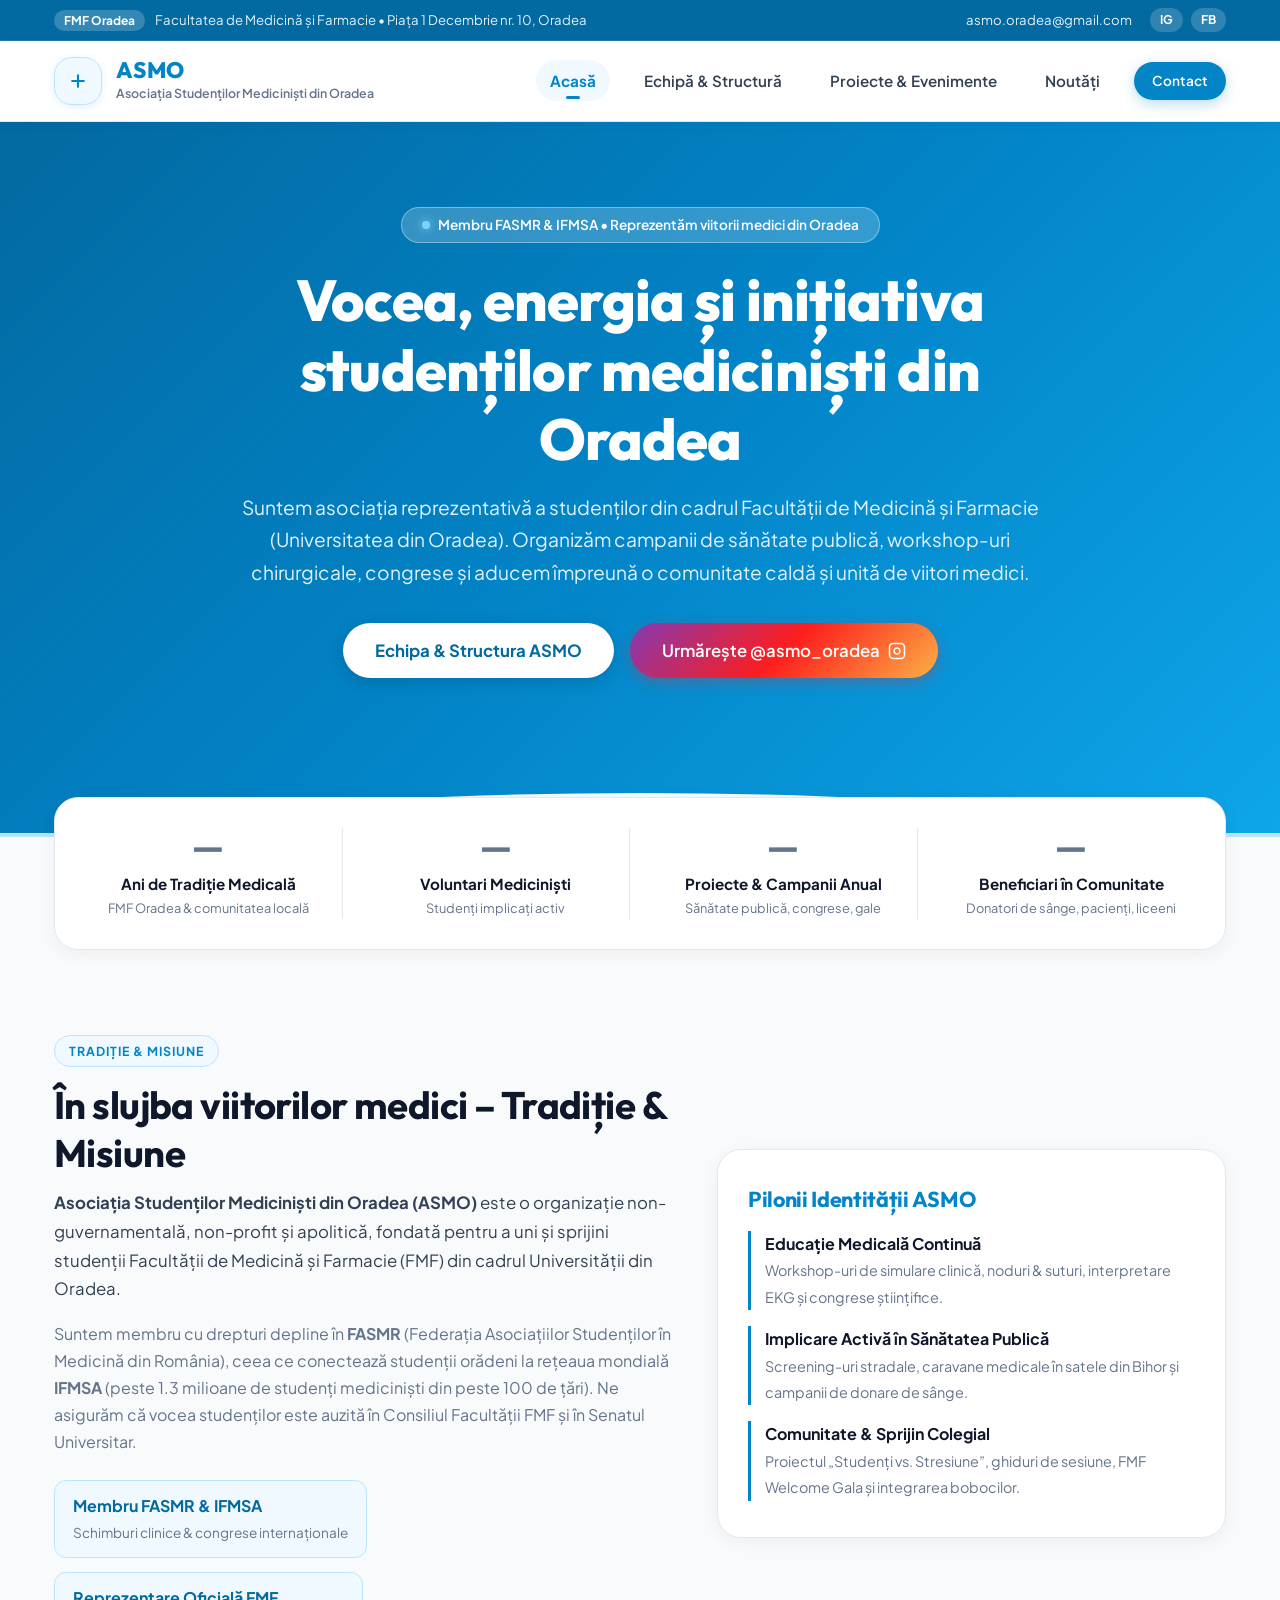
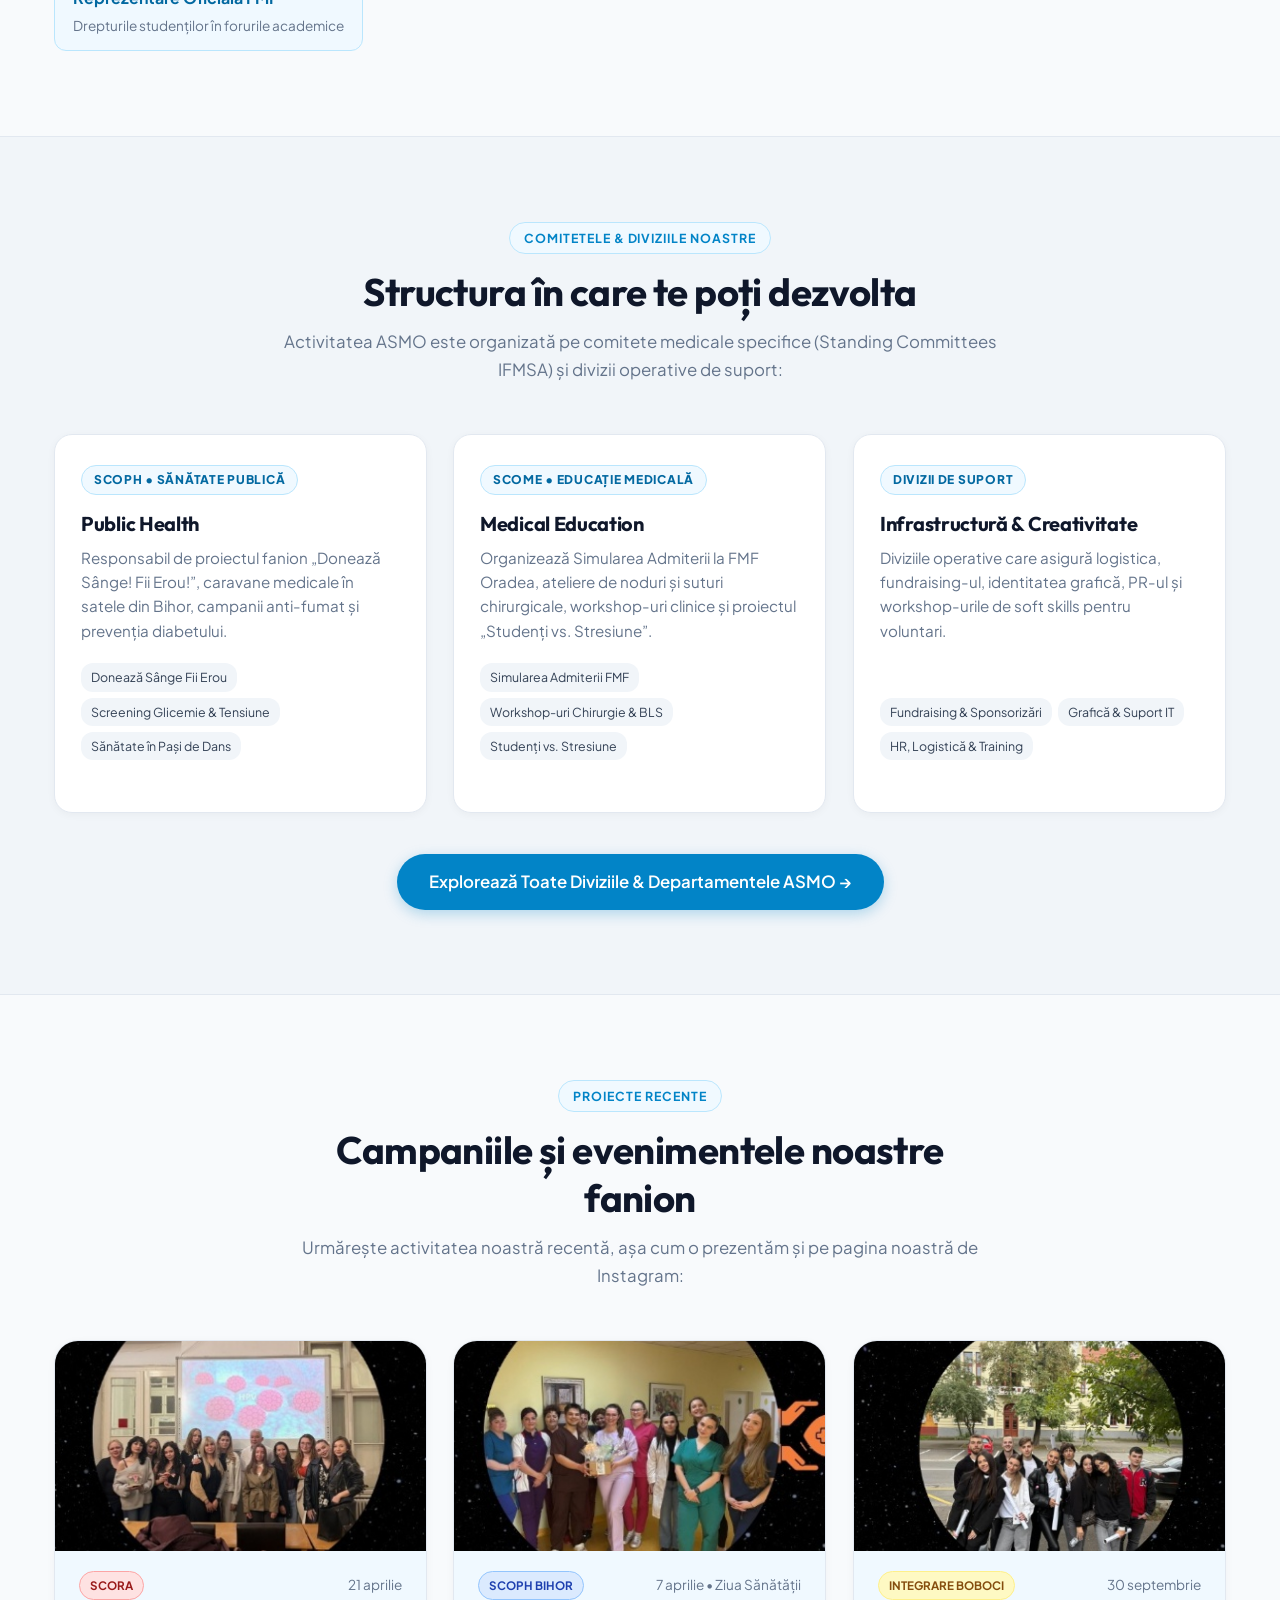
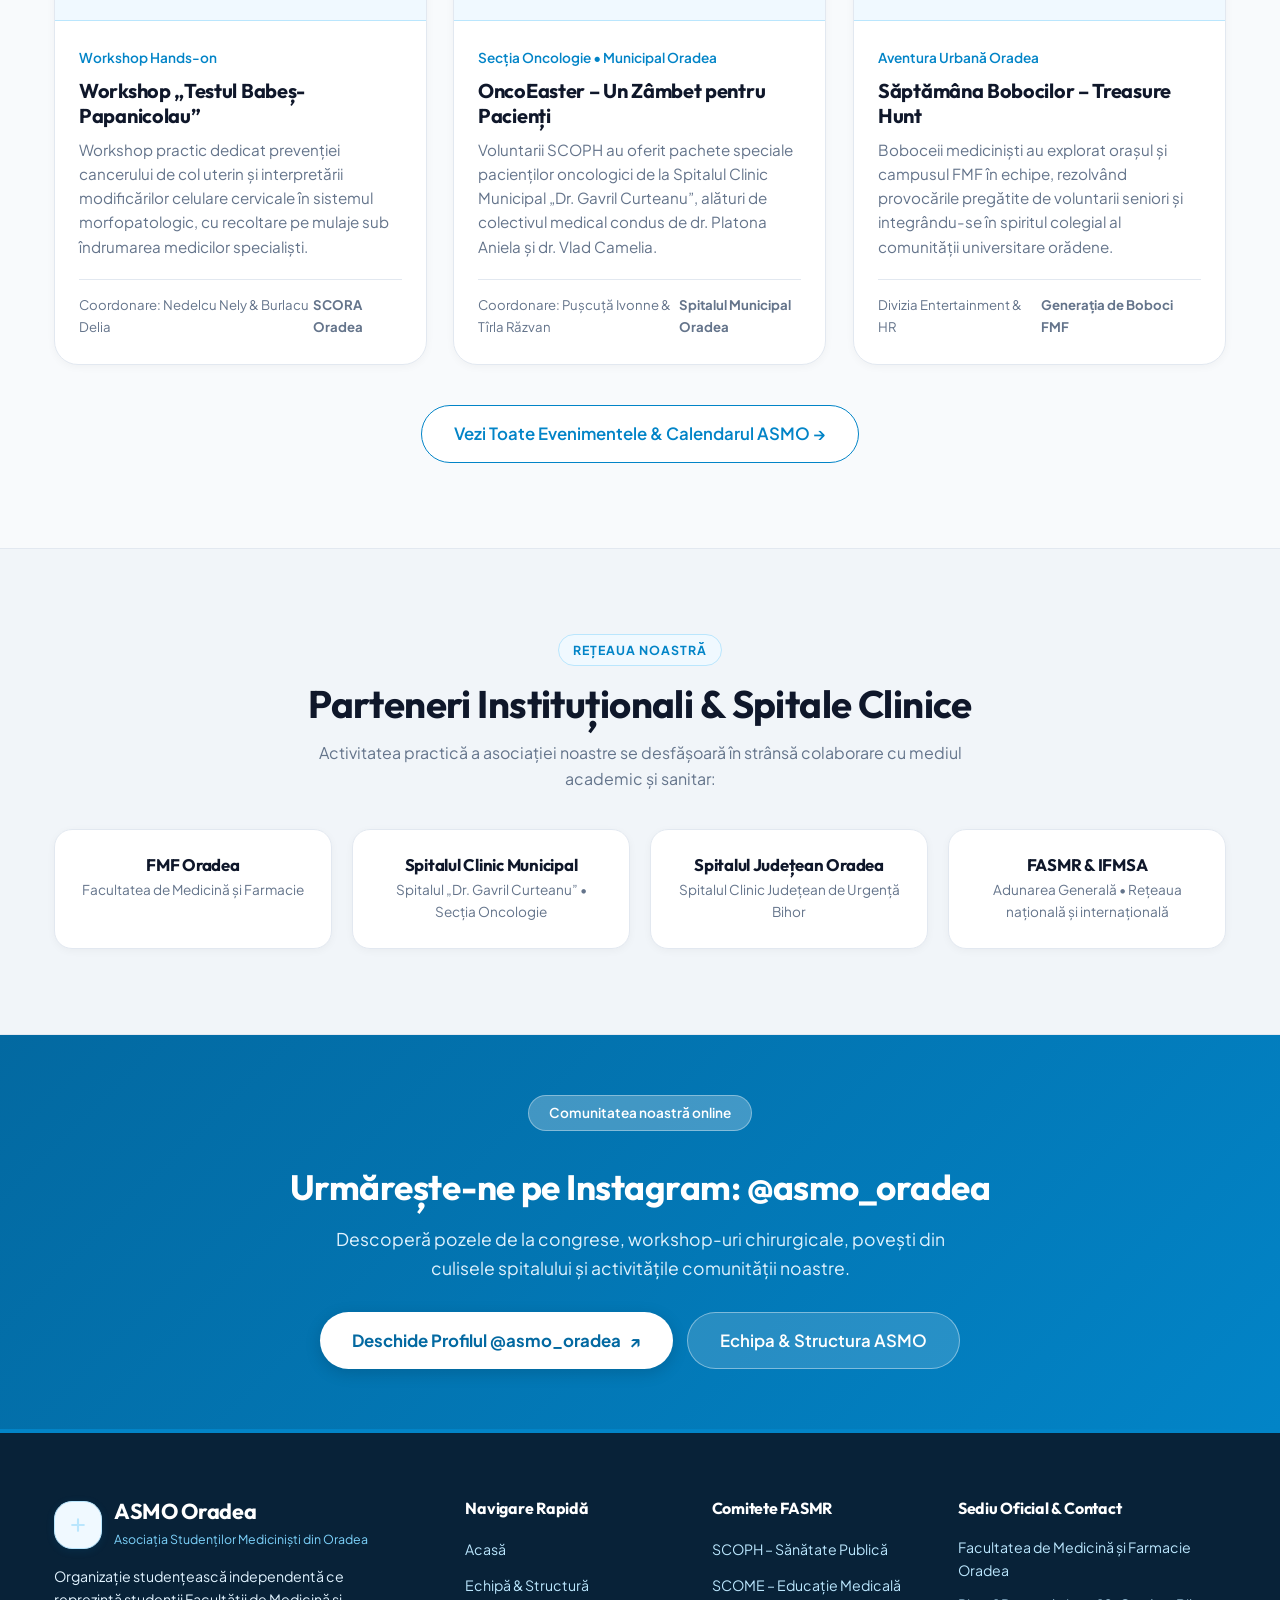
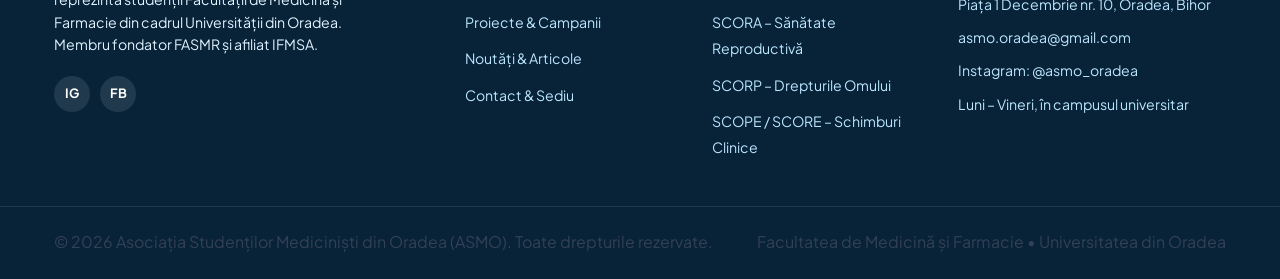
<file: despre.html>
<!DOCTYPE html>
<html lang="ro">
<head>
  <meta charset="UTF-8">
  <meta http-equiv="refresh" content="0; url=index.html">
  <title>Redirecționare – ASMO Oradea</title>
  <script>window.location.href = "index.html";</script>
</head>
<body>
  <p>Redirecționare către <a href="index.html">Pagina Principală ASMO Oradea</a>...</p>
</body>
</html>
</file>
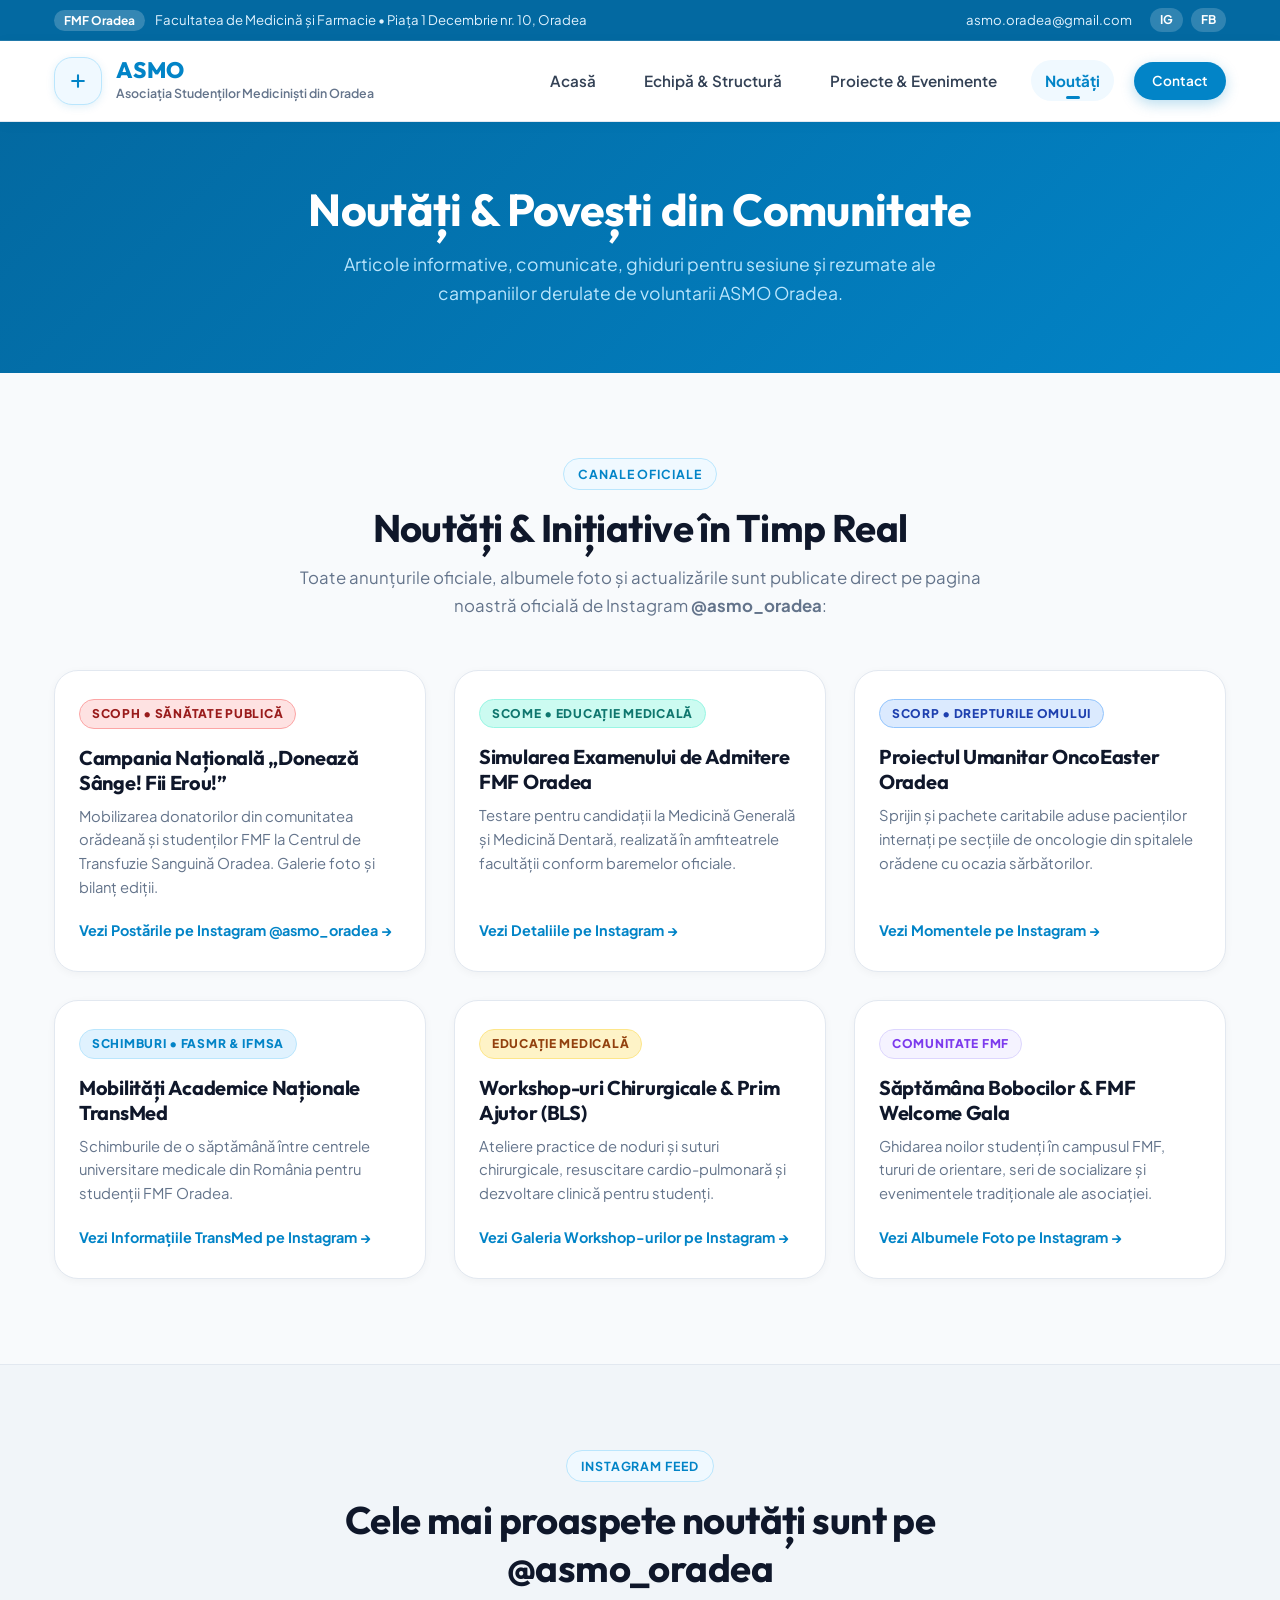
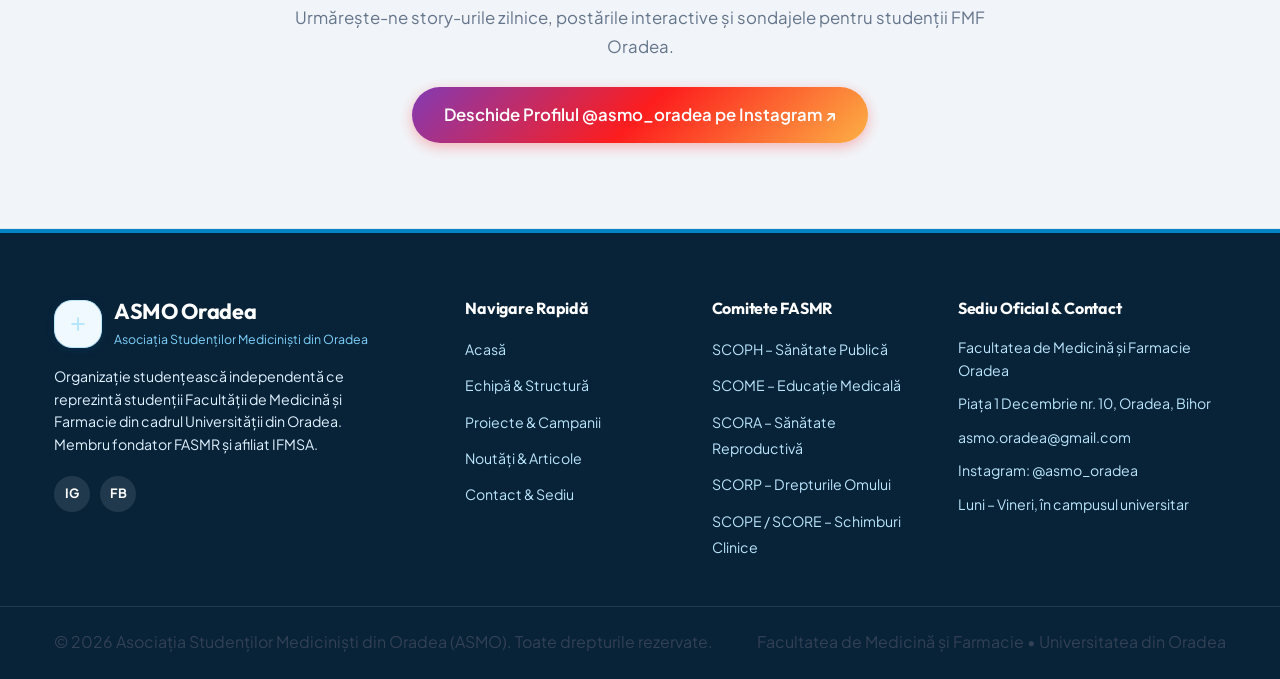
<file: noutati.html>
<!DOCTYPE html>
<html lang="ro">
<head>
  <meta charset="UTF-8">
  <meta name="viewport" content="width=device-width, initial-scale=1.0">
  <title>Noutăți & Postări – ASMO Oradea | FMF Oradea</title>
  <meta name="description" content="Ultimele știri, comunicate de presă, ghiduri pentru studenți și noutăți din activitatea ASMO Oradea.">
  <link rel="icon" href="data:image/svg+xml,<svg xmlns='http://www.w3.org/2000/svg' viewBox='0 0 100 100'><rect width='100' height='100' rx='20' fill='%230284c7'/><path d='M50 20 v60 M20 50 h60' stroke='white' stroke-width='14' stroke-linecap='round'/></svg>">
  <link rel="preconnect" href="https://fonts.googleapis.com">
  <link rel="preconnect" href="https://fonts.gstatic.com" crossorigin>
  <link href="https://fonts.googleapis.com/css2?family=Outfit:wght@500;600;700;800;900&family=Plus+Jakarta+Sans:wght@400;500;600;700&display=swap" rel="stylesheet">
  <link rel="stylesheet" href="style.css">
</head>
<body>

  <!-- Top Bar -->
  <div class="top-bar">
    <div class="container top-bar-content">
      <div class="top-bar-left">
        <span class="top-badge">FMF Oradea</span>
        <span class="top-info">Facultatea de Medicină și Farmacie • Piața 1 Decembrie nr. 10, Oradea</span>
      </div>
      <div class="top-bar-right">
        <a href="mailto:asmo.oradea@gmail.com" class="top-link">asmo.oradea@gmail.com</a>
        <div class="top-socials">
          <a href="https://www.instagram.com/asmo_oradea/" target="_blank" rel="noopener noreferrer" aria-label="Instagram @asmo_oradea">IG</a>
          <a href="https://www.facebook.com/asmo.oradea/" target="_blank" rel="noopener noreferrer" aria-label="Facebook ASMO Oradea">FB</a>
        </div>
      </div>
    </div>
  </div>

  <!-- Header / Navbar -->
  <header class="navbar" id="navbar">
    <div class="container nav-container">
      <a href="index.html" class="brand-logo">
        <div class="logo-badge"><svg width="20" height="20" viewBox="0 0 24 24" fill="none" stroke="currentColor" stroke-width="2.5" stroke-linecap="round" stroke-linejoin="round"><path d="M12 5v14M5 12h14"/></svg></div>
        <div class="brand-text-group">
          <span class="brand-title">ASMO</span>
          <span class="brand-subtitle">Asociația Studenților Mediciniști din Oradea</span>
        </div>
      </a>

      <nav class="nav-menu" id="navMenu">
        <a href="index.html" class="nav-link">Acasă</a>
        <a href="departamente.html" class="nav-link">Echipă & Structură</a>
        <a href="proiecte.html" class="nav-link">Proiecte & Evenimente</a>
        <a href="noutati.html" class="nav-link active">Noutăți</a>
        <a href="contact.html" class="btn btn-primary btn-sm">Contact</a>
      </nav>

      <button class="mobile-toggle" id="mobileToggle" aria-label="Comută meniul">
        <span class="toggle-bar"></span>
        <span class="toggle-bar"></span>
        <span class="toggle-bar"></span>
      </button>
    </div>
  </header>

  <main>
    <!-- Page Hero Banner -->
    <section class="page-hero">
      <div class="container reveal-on-scroll">
        <h1 class="page-hero-title">Noutăți & Povești din Comunitate</h1>
        <p class="page-hero-subtitle">
          Articole informative, comunicate, ghiduri pentru sesiune și rezumate ale campaniilor derulate de voluntarii ASMO Oradea.
        </p>
      </div>
    </section>

    <!-- Categorii de Noutăți & Inițiative ASMO -->
    <section class="section">
      <div class="container">
        <div class="section-header reveal-on-scroll">
          <span class="pill-tag">Canale Oficiale</span>
          <h2 class="section-title">Noutăți & Inițiative în Timp Real</h2>
          <p class="section-subtitle">
            Toate anunțurile oficiale, albumele foto și actualizările sunt publicate direct pe pagina noastră oficială de Instagram <strong>@asmo_oradea</strong>:
          </p>
        </div>

        <div class="news-grid">
          
          <!-- Inițiativă 1 -->
          <article class="news-card reveal-on-scroll delay-1">
            <span class="dept-badge" style="background: #fee2e2; color: #991b1b; border-color: #fca5a5;">SCOPH • Sănătate Publică</span>
            <h2 class="news-title">Campania Națională „Donează Sânge! Fii Erou!”</h2>
            <p class="news-excerpt">
              Mobilizarea donatorilor din comunitatea orădeană și studenților FMF la Centrul de Transfuzie Sanguină Oradea. Galerie foto și bilanț ediții.
            </p>
            <a href="https://www.instagram.com/asmo_oradea/" target="_blank" rel="noopener noreferrer" style="font-weight: 700; font-size: 0.9rem; color: var(--brand-primary); margin-top: auto;">Vezi Postările pe Instagram @asmo_oradea →</a>
          </article>

          <!-- Inițiativă 2 -->
          <article class="news-card">
            <span class="dept-badge" style="background: #ccfbf1; color: #0f766e; border-color: #99f6e4;">SCOME • Educație Medicală</span>
            <h2 class="news-title">Simularea Examenului de Admitere FMF Oradea</h2>
            <p class="news-excerpt">
              Testare pentru candidații la Medicină Generală și Medicină Dentară, realizată în amfiteatrele facultății conform baremelor oficiale.
            </p>
            <a href="https://www.instagram.com/asmo_oradea/" target="_blank" rel="noopener noreferrer" style="font-weight: 700; font-size: 0.9rem; color: var(--brand-primary); margin-top: auto;">Vezi Detaliile pe Instagram →</a>
          </article>

          <!-- Inițiativă 3 -->
          <article class="news-card">
            <span class="dept-badge" style="background: #dbeafe; color: #1e40af; border-color: #93c5fd;">SCORP • Drepturile Omului</span>
            <h2 class="news-title">Proiectul Umanitar OncoEaster Oradea</h2>
            <p class="news-excerpt">
              Sprijin și pachete caritabile aduse pacienților internați pe secțiile de oncologie din spitalele orădene cu ocazia sărbătorilor.
            </p>
            <a href="https://www.instagram.com/asmo_oradea/" target="_blank" rel="noopener noreferrer" style="font-weight: 700; font-size: 0.9rem; color: var(--brand-primary); margin-top: auto;">Vezi Momentele pe Instagram →</a>
          </article>

          <!-- Inițiativă 4 -->
          <article class="news-card">
            <span class="dept-badge" style="background: #e0f2fe; color: #0284c7; border-color: #bae6fd;">Schimburi • FASMR & IFMSA</span>
            <h2 class="news-title">Mobilități Academice Naționale TransMed</h2>
            <p class="news-excerpt">
              Schimburile de o săptămână între centrele universitare medicale din România pentru studenții FMF Oradea.
            </p>
            <a href="https://www.instagram.com/asmo_oradea/" target="_blank" rel="noopener noreferrer" style="font-weight: 700; font-size: 0.9rem; color: var(--brand-primary); margin-top: auto;">Vezi Informațiile TransMed pe Instagram →</a>
          </article>

          <!-- Inițiativă 5 -->
          <article class="news-card">
            <span class="dept-badge" style="background: #fef3c7; color: #92400e; border-color: #fde68a;">Educație Medicală</span>
            <h2 class="news-title">Workshop-uri Chirurgicale & Prim Ajutor (BLS)</h2>
            <p class="news-excerpt">
              Ateliere practice de noduri și suturi chirurgicale, resuscitare cardio-pulmonară și dezvoltare clinică pentru studenți.
            </p>
            <a href="https://www.instagram.com/asmo_oradea/" target="_blank" rel="noopener noreferrer" style="font-weight: 700; font-size: 0.9rem; color: var(--brand-primary); margin-top: auto;">Vezi Galeria Workshop-urilor pe Instagram →</a>
          </article>

          <!-- Inițiativă 6 -->
          <article class="news-card">
            <span class="dept-badge" style="background: #f5f3ff; color: #7c3aed; border-color: #ddd6fe;">Comunitate FMF</span>
            <h2 class="news-title">Săptămâna Bobocilor & FMF Welcome Gala</h2>
            <p class="news-excerpt">
              Ghidarea noilor studenți în campusul FMF, tururi de orientare, seri de socializare și evenimentele tradiționale ale asociației.
            </p>
            <a href="https://www.instagram.com/asmo_oradea/" target="_blank" rel="noopener noreferrer" style="font-weight: 700; font-size: 0.9rem; color: var(--brand-primary); margin-top: auto;">Vezi Albumele Foto pe Instagram →</a>
          </article>

        </div>
      </div>
    </section>

    <!-- Instagram Direct Box -->
    <section class="section section-alt">
      <div class="container" style="max-width: 750px; text-align: center;">
        <span class="pill-tag">Instagram Feed</span>
        <h2 class="section-title">Cele mai proaspete noutăți sunt pe @asmo_oradea</h2>
        <p style="color: var(--text-muted); font-size: 1.05rem; line-height: 1.7; margin-bottom: 26px;">
          Urmărește-ne story-urile zilnice, postările interactive și sondajele pentru studenții FMF Oradea.
        </p>
        <a href="https://www.instagram.com/asmo_oradea/" target="_blank" rel="noopener noreferrer" class="btn btn-instagram btn-lg">
          Deschide Profilul @asmo_oradea pe Instagram ↗
        </a>
      </div>
    </section>
  </main>

  <!-- Footer Instituțional ASMO Oradea -->
  <footer class="footer">
    <div class="container footer-grid">
      <div class="footer-col">
        <div class="footer-brand">
          <div class="logo-badge"><svg width="20" height="20" viewBox="0 0 24 24" fill="none" stroke="currentColor" stroke-width="2.5" stroke-linecap="round" stroke-linejoin="round"><path d="M12 5v14M5 12h14"/></svg></div>
          <div>
            <h3 class="footer-brand-title">ASMO Oradea</h3>
            <span class="footer-brand-sub">Asociația Studenților Mediciniști din Oradea</span>
          </div>
        </div>
        <p class="footer-motto">
          Organizație studențească independentă ce reprezintă studenții Facultății de Medicină și Farmacie din cadrul Universității din Oradea. Membru fondator FASMR și afiliat IFMSA.
        </p>
        <div class="footer-social-row">
          <a href="https://www.instagram.com/asmo_oradea/" target="_blank" rel="noopener noreferrer" class="footer-social-btn" aria-label="Instagram @asmo_oradea">IG</a>
          <a href="https://www.facebook.com/asmo.oradea/" target="_blank" rel="noopener noreferrer" class="footer-social-btn" aria-label="Facebook ASMO Oradea">FB</a>
        </div>
      </div>

      <div class="footer-col">
        <h4 class="footer-heading">Navigare Rapidă</h4>
        <ul class="footer-nav">
          <li><a href="index.html">Acasă</a></li>
          <li><a href="departamente.html">Echipă & Structură</a></li>
          <li><a href="proiecte.html">Proiecte & Campanii</a></li>
          <li><a href="noutati.html">Noutăți & Articole</a></li>
          <li><a href="contact.html">Contact & Sediu</a></li>
        </ul>
      </div>

      <div class="footer-col">
        <h4 class="footer-heading">Comitete FASMR</h4>
        <ul class="footer-nav">
          <li><a href="departamente.html">SCOPH – Sănătate Publică</a></li>
          <li><a href="departamente.html">SCOME – Educație Medicală</a></li>
          <li><a href="departamente.html">SCORA – Sănătate Reproductivă</a></li>
          <li><a href="departamente.html">SCORP – Drepturile Omului</a></li>
          <li><a href="departamente.html">SCOPE / SCORE – Schimburi Clinice</a></li>
        </ul>
      </div>

      <div class="footer-col">
        <h4 class="footer-heading">Sediu Oficial & Contact</h4>
        <ul class="footer-contact-list">
          <li>Facultatea de Medicină și Farmacie Oradea</li>
          <li>Piața 1 Decembrie nr. 10, Oradea, Bihor</li>
          <li>asmo.oradea@gmail.com</li>
          <li>Instagram: @asmo_oradea</li>
          <li>Luni – Vineri, în campusul universitar</li>
        </ul>
      </div>
    </div>

    <div class="footer-bottom">
      <div class="container footer-bottom-content">
        <p>© 2026 Asociația Studenților Mediciniști din Oradea (ASMO). Toate drepturile rezervate.</p>
        <p>Facultatea de Medicină și Farmacie • Universitatea din Oradea</p>
      </div>
    </div>
  </footer>

  <script src="app.js"></script>
</body>
</html>
</file>
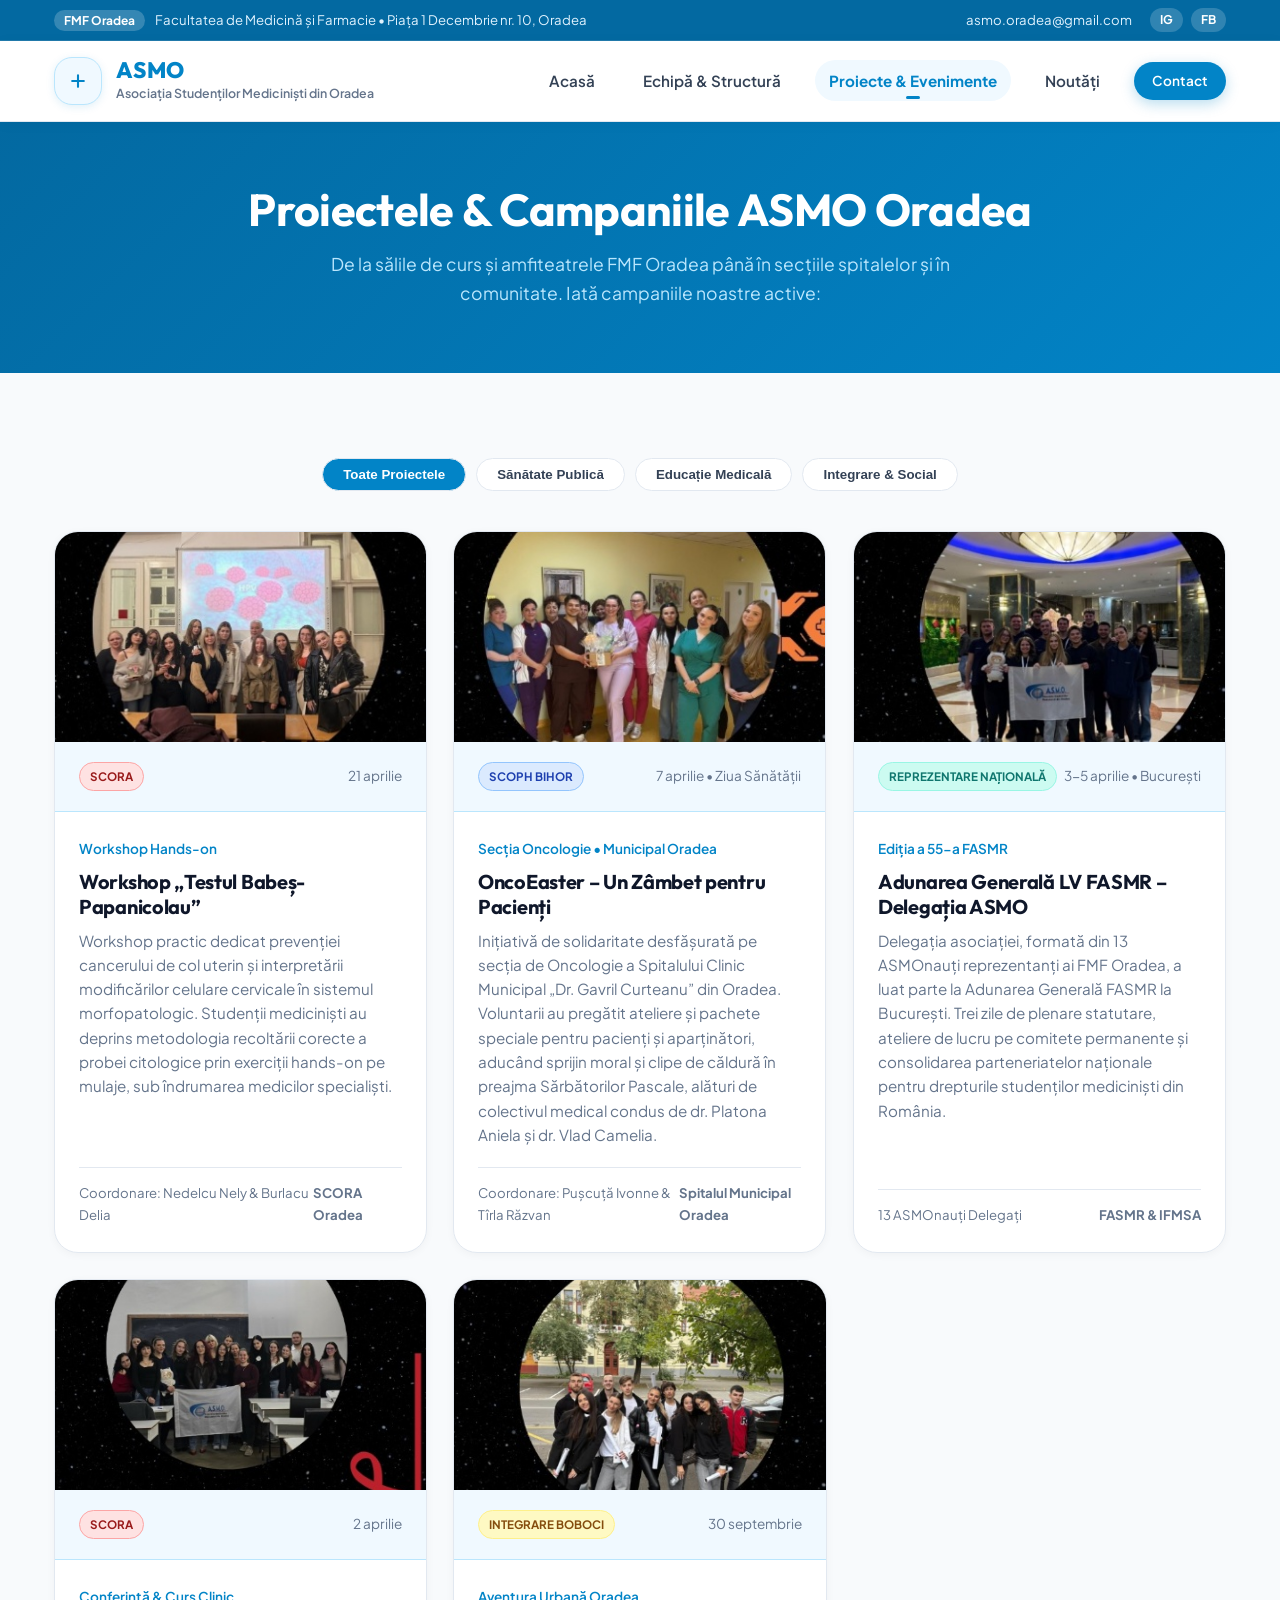
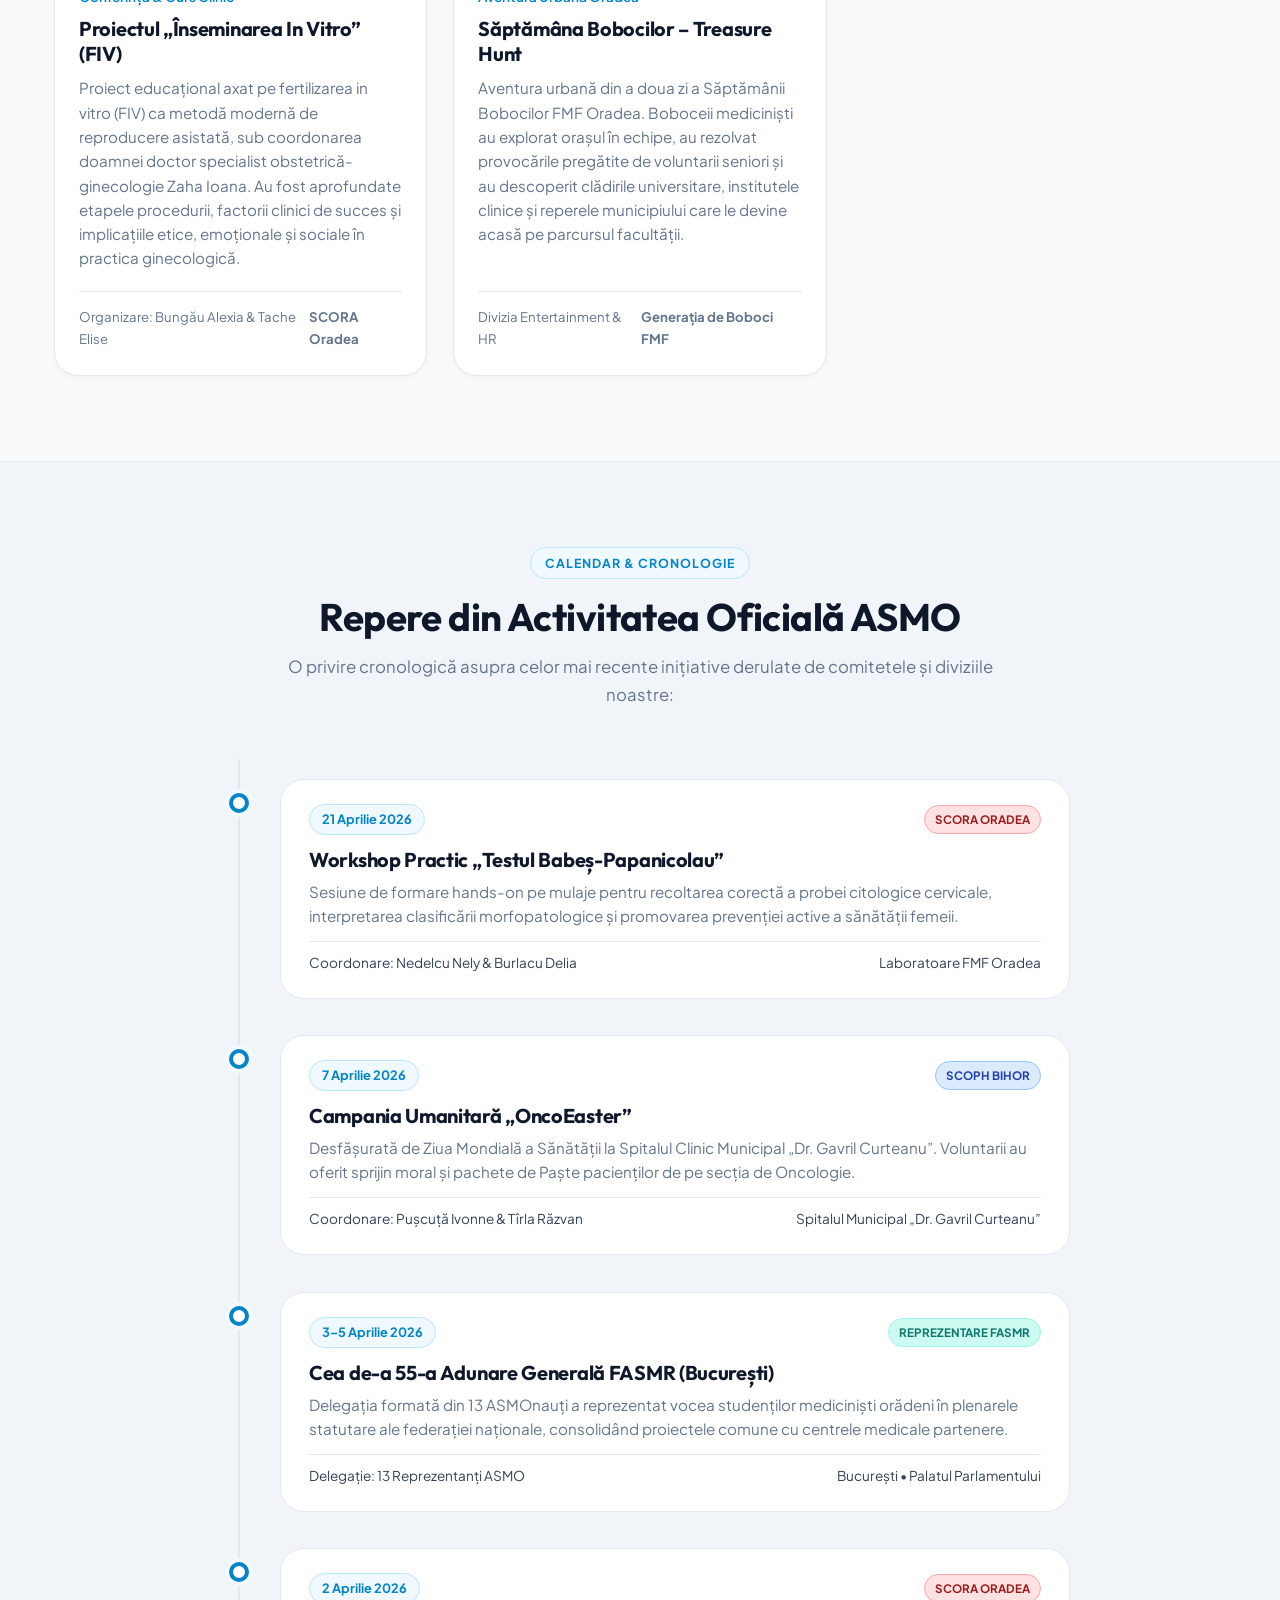
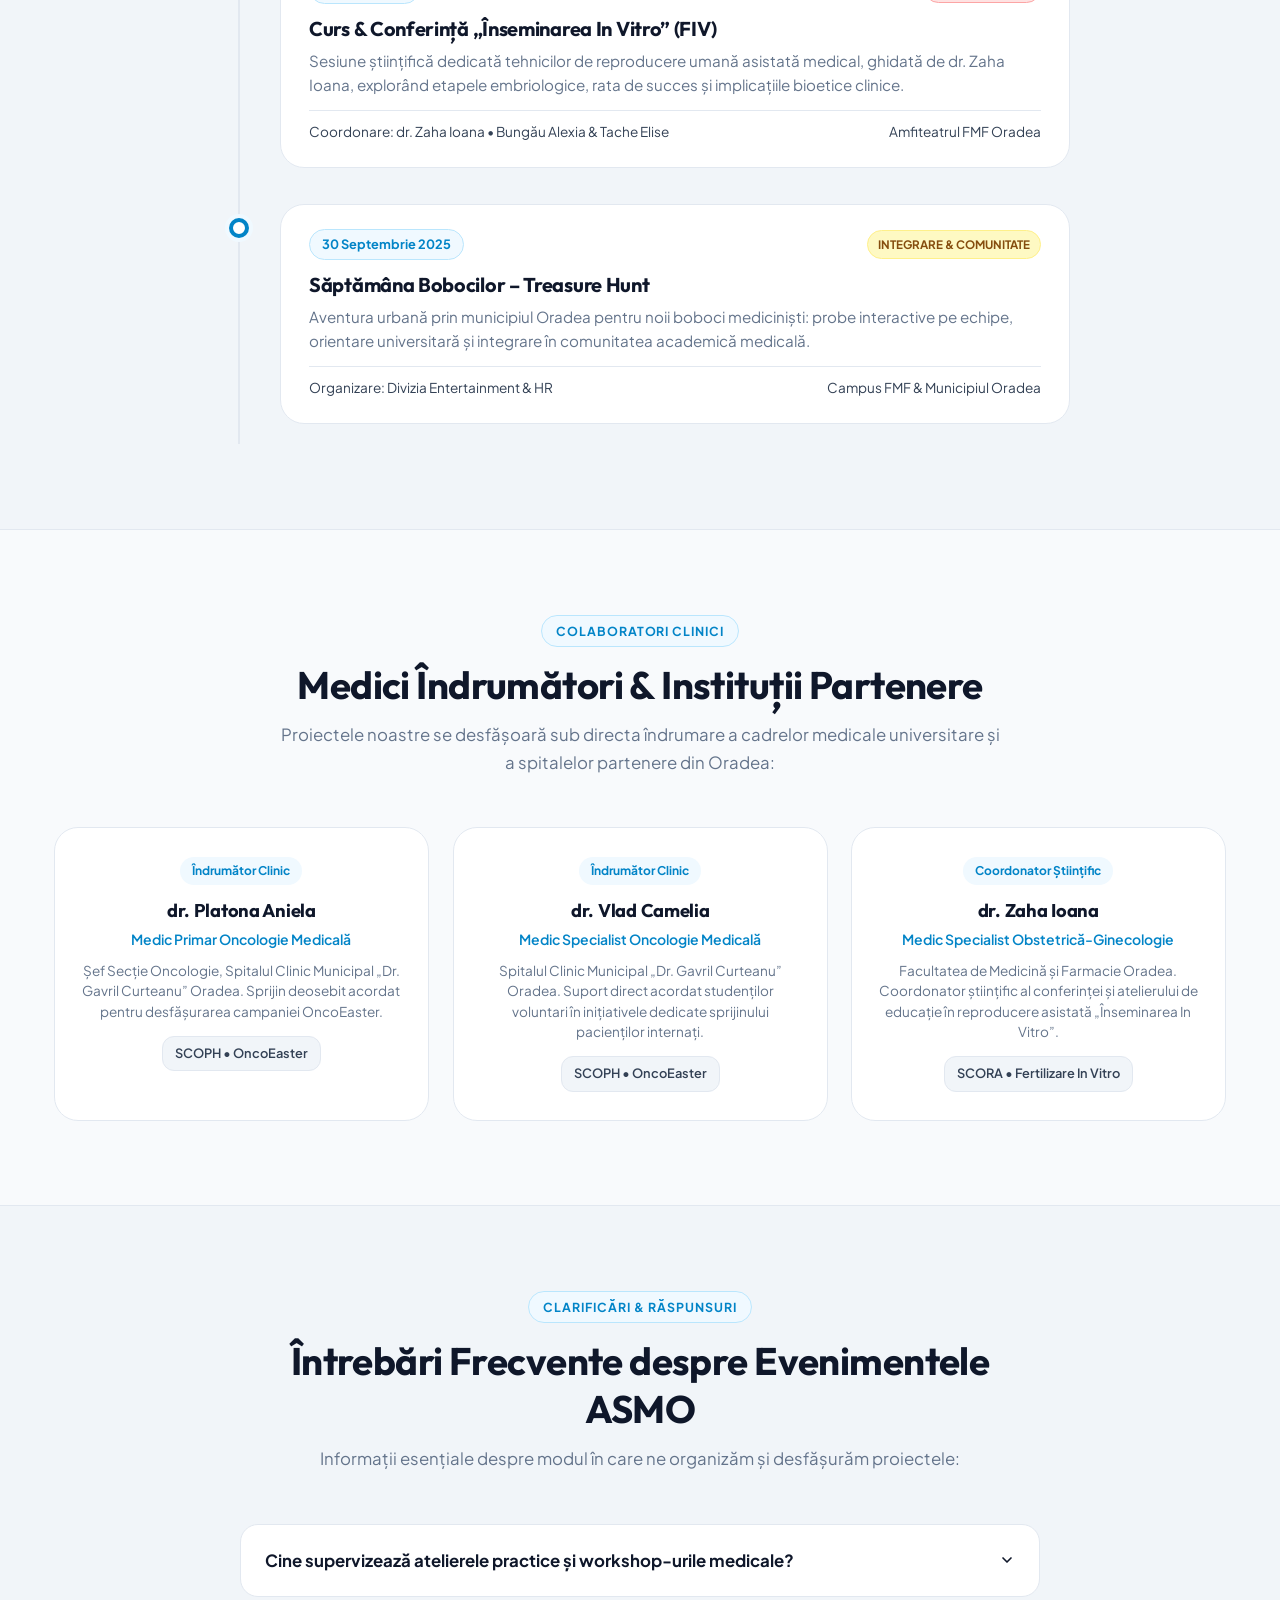
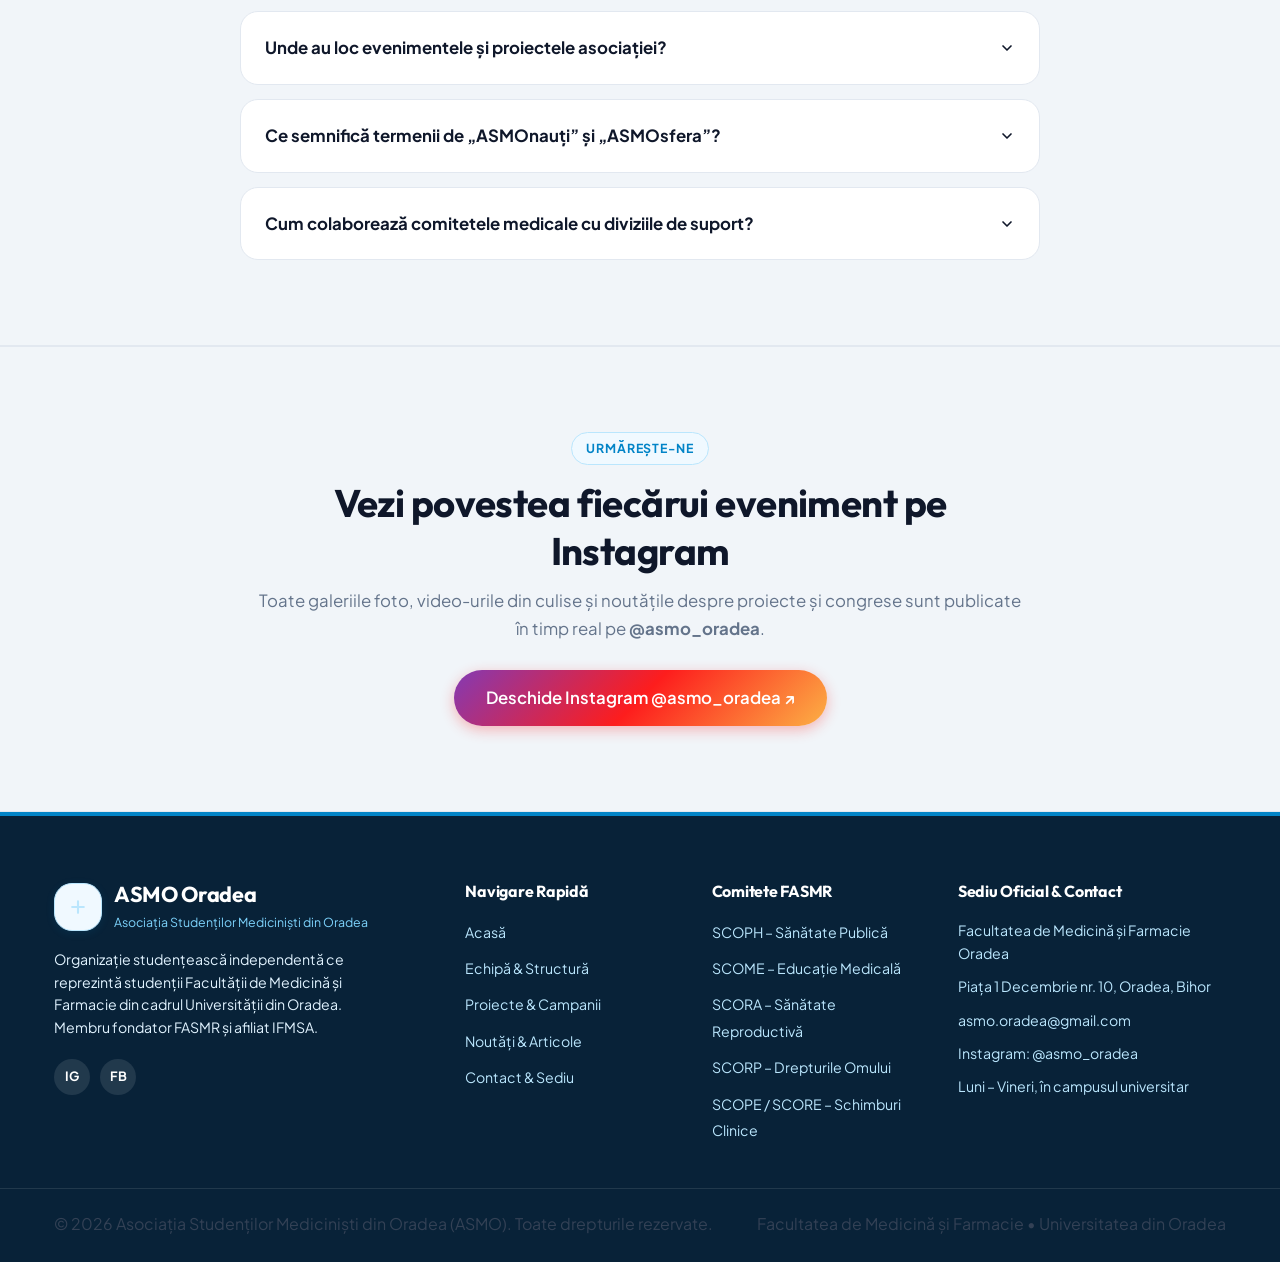
<file: proiecte.html>
<!DOCTYPE html>
<html lang="ro">
<head>
  <meta charset="UTF-8">
  <meta name="viewport" content="width=device-width, initial-scale=1.0">
  <title>Proiecte & Campanii – ASMO Oradea | FMF Oradea</title>
  <meta name="description" content="Campaniile și proiectele fanion ale Asociației Studenților Mediciniști din Oradea: Donează Sânge, Simularea Admiterii FMF, OncoEaster, TransMed și Welcome Gala.">
  <link rel="icon" href="data:image/svg+xml,<svg xmlns='http://www.w3.org/2000/svg' viewBox='0 0 100 100'><rect width='100' height='100' rx='20' fill='%230284c7'/><path d='M50 20 v60 M20 50 h60' stroke='white' stroke-width='14' stroke-linecap='round'/></svg>">
  <link rel="preconnect" href="https://fonts.googleapis.com">
  <link rel="preconnect" href="https://fonts.gstatic.com" crossorigin>
  <link href="https://fonts.googleapis.com/css2?family=Outfit:wght@500;600;700;800;900&family=Plus+Jakarta+Sans:wght@400;500;600;700&display=swap" rel="stylesheet">
  <link rel="stylesheet" href="style.css">
</head>
<body>

  <!-- Top Bar -->
  <div class="top-bar">
    <div class="container top-bar-content">
      <div class="top-bar-left">
        <span class="top-badge">FMF Oradea</span>
        <span class="top-info">Facultatea de Medicină și Farmacie • Piața 1 Decembrie nr. 10, Oradea</span>
      </div>
      <div class="top-bar-right">
        <a href="mailto:asmo.oradea@gmail.com" class="top-link">asmo.oradea@gmail.com</a>
        <div class="top-socials">
          <a href="https://www.instagram.com/asmo_oradea/" target="_blank" rel="noopener noreferrer" aria-label="Instagram @asmo_oradea">IG</a>
          <a href="https://www.facebook.com/asmo.oradea/" target="_blank" rel="noopener noreferrer" aria-label="Facebook ASMO Oradea">FB</a>
        </div>
      </div>
    </div>
  </div>

  <!-- Header / Navbar -->
  <header class="navbar" id="navbar">
    <div class="container nav-container">
      <a href="index.html" class="brand-logo">
        <div class="logo-badge"><svg width="20" height="20" viewBox="0 0 24 24" fill="none" stroke="currentColor" stroke-width="2.5" stroke-linecap="round" stroke-linejoin="round"><path d="M12 5v14M5 12h14"/></svg></div>
        <div class="brand-text-group">
          <span class="brand-title">ASMO</span>
          <span class="brand-subtitle">Asociația Studenților Mediciniști din Oradea</span>
        </div>
      </a>

      <nav class="nav-menu" id="navMenu">
        <a href="index.html" class="nav-link">Acasă</a>
        <a href="departamente.html" class="nav-link">Echipă & Structură</a>
        <a href="proiecte.html" class="nav-link active">Proiecte & Evenimente</a>
        <a href="noutati.html" class="nav-link">Noutăți</a>
        <a href="contact.html" class="btn btn-primary btn-sm">Contact</a>
      </nav>

      <button class="mobile-toggle" id="mobileToggle" aria-label="Comută meniul">
        <span class="toggle-bar"></span>
        <span class="toggle-bar"></span>
        <span class="toggle-bar"></span>
      </button>
    </div>
  </header>

  <main>
    <!-- Page Hero Banner -->
    <section class="page-hero">
      <div class="container reveal-on-scroll">
        <h1 class="page-hero-title">Proiectele & Campaniile ASMO Oradea</h1>
        <p class="page-hero-subtitle">
          De la sălile de curs și amfiteatrele FMF Oradea până în secțiile spitalelor și în comunitate. 
          Iată campaniile noastre active:
        </p>
      </div>
    </section>

    <!-- Filtre & Proiecte ASMO -->
    <section class="section">
      <div class="container">
        
        <!-- Butoane Filtrare Categorii -->
        <div style="display: flex; justify-content: center; gap: 10px; margin-bottom: 40px; flex-wrap: wrap;" class="reveal-on-scroll delay-1">
          <button class="filter-btn active" data-filter="all" style="padding: 8px 20px; border-radius: var(--radius-pill); border: 1.5px solid var(--border-light); background: var(--brand-primary); color: #fff; font-weight: 600; cursor: pointer;">Toate Proiectele</button>
          <button class="filter-btn" data-filter="sanatate" style="padding: 8px 20px; border-radius: var(--radius-pill); border: 1.5px solid var(--border-light); background: #fff; color: var(--text-main); font-weight: 600; cursor: pointer;">Sănătate Publică</button>
          <button class="filter-btn" data-filter="educatie" style="padding: 8px 20px; border-radius: var(--radius-pill); border: 1.5px solid var(--border-light); background: #fff; color: var(--text-main); font-weight: 600; cursor: pointer;">Educație Medicală</button>
          <button class="filter-btn" data-filter="social" style="padding: 8px 20px; border-radius: var(--radius-pill); border: 1.5px solid var(--border-light); background: #fff; color: var(--text-main); font-weight: 600; cursor: pointer;">Integrare & Social</button>
        </div>

                        <div class="cards-grid">
          
          <!-- Proiect 1: Testul Babes-Papanicolau (SCORA) - Real din Instagram -->
          <div class="project-card reveal-on-scroll delay-1" data-category="educatie sanatate">
            <div class="project-img-wrapper">
              <img src="images/proiecte/testul-babes-papanicolau-photo.jpg" alt="Workshop Testul Babes-Papanicolau SCORA" class="project-img" loading="lazy">
            </div>
            <div class="project-header-bar">
              <span class="project-tag tag-red">SCORA</span>
              <span style="font-size: 0.85rem; color: var(--text-muted);">21 aprilie</span>
            </div>
            <div class="project-body">
              <div class="project-date">Workshop Hands-on</div>
              <h2 class="card-title">Workshop „Testul Babeș-Papanicolau”</h2>
              <p class="card-text">
                Workshop practic dedicat prevenției cancerului de col uterin și interpretării modificărilor celulare cervicale în sistemul morfopatologic. Studenții mediciniști au deprins metodologia recoltării corecte a probei citologice prin exerciții hands-on pe mulaje, sub îndrumarea medicilor specialiști.
              </p>
              <div class="project-meta-row">
                <span>Coordonare: Nedelcu Nely & Burlacu Delia</span>
                <strong>SCORA Oradea</strong>
              </div>
            </div>
          </div>

          <!-- Proiect 2: OncoEaster (SCOPH) - Real din Instagram -->
          <div class="project-card reveal-on-scroll delay-2" data-category="sanatate social">
            <div class="project-img-wrapper">
              <img src="images/proiecte/onco-easter-photo.jpg" alt="Proiectul OncoEaster SCOPH" class="project-img" loading="lazy">
            </div>
            <div class="project-header-bar">
              <span class="project-tag tag-active">SCOPH Bihor</span>
              <span style="font-size: 0.85rem; color: var(--text-muted);">7 aprilie • Ziua Sănătății</span>
            </div>
            <div class="project-body">
              <div class="project-date">Secția Oncologie • Municipal Oradea</div>
              <h2 class="card-title">OncoEaster – Un Zâmbet pentru Pacienți</h2>
              <p class="card-text">
                Inițiativă de solidaritate desfășurată pe secția de Oncologie a Spitalului Clinic Municipal „Dr. Gavril Curteanu” din Oradea. Voluntarii au pregătit ateliere și pachete speciale pentru pacienți și aparținători, aducând sprijin moral și clipe de căldură în preajma Sărbătorilor Pascale, alături de colectivul medical condus de dr. Platona Aniela și dr. Vlad Camelia.
              </p>
              <div class="project-meta-row">
                <span>Coordonare: Pușcuță Ivonne & Tîrla Răzvan</span>
                <strong>Spitalul Municipal Oradea</strong>
              </div>
            </div>
          </div>

          <!-- Proiect 3: Adunarea Generala LV FASMR - Real din Instagram -->
          <div class="project-card reveal-on-scroll delay-3" data-category="social educatie">
            <div class="project-img-wrapper">
              <img src="images/proiecte/adunarea-generala-fasmr-photo.jpg" alt="Delegatia ASMO la Adunarea Generala FASMR" class="project-img" loading="lazy">
            </div>
            <div class="project-header-bar">
              <span class="project-tag tag-annual">Reprezentare Națională</span>
              <span style="font-size: 0.85rem; color: var(--text-muted);">3-5 aprilie • București</span>
            </div>
            <div class="project-body">
              <div class="project-date">Ediția a 55-a FASMR</div>
              <h2 class="card-title">Adunarea Generală LV FASMR – Delegația ASMO</h2>
              <p class="card-text">
                Delegația asociației, formată din 13 ASMOnauți reprezentanți ai FMF Oradea, a luat parte la Adunarea Generală FASMR la București. Trei zile de plenare statutare, ateliere de lucru pe comitete permanente și consolidarea parteneriatelor naționale pentru drepturile studenților mediciniști din România.
              </p>
              <div class="project-meta-row">
                <span>13 ASMOnauți Delegați</span>
                <strong>FASMR & IFMSA</strong>
              </div>
            </div>
          </div>

          <!-- Proiect 4: Inseminarea In Vitro (SCORA) - Real din Instagram -->
          <div class="project-card" data-category="educatie">
            <div class="project-img-wrapper">
              <img src="images/proiecte/inseminarea-in-vitro-photo.jpg" alt="Inseminarea In Vitro SCORA" class="project-img" loading="lazy">
            </div>
            <div class="project-header-bar">
              <span class="project-tag tag-red">SCORA</span>
              <span style="font-size: 0.85rem; color: var(--text-muted);">2 aprilie</span>
            </div>
            <div class="project-body">
              <div class="project-date">Conferință & Curs Clinic</div>
              <h2 class="card-title">Proiectul „Înseminarea In Vitro” (FIV)</h2>
              <p class="card-text">
                Proiect educațional axat pe fertilizarea in vitro (FIV) ca metodă modernă de reproducere asistată, sub coordonarea doamnei doctor specialist obstetrică-ginecologie Zaha Ioana. Au fost aprofundate etapele procedurii, factorii clinici de succes și implicațiile etice, emoționale și sociale în practica ginecologică.
              </p>
              <div class="project-meta-row">
                <span>Organizare: Bungău Alexia & Tache Elise</span>
                <strong>SCORA Oradea</strong>
              </div>
            </div>
          </div>

          <!-- Proiect 5: Saptamana Bobocilor Treasure Hunt - Real din Instagram -->
          <div class="project-card" data-category="social">
            <div class="project-img-wrapper">
              <img src="images/proiecte/treasure-hunt-boboci-photo.jpg" alt="Saptamana Bobocilor Treasure Hunt" class="project-img" loading="lazy">
            </div>
            <div class="project-header-bar">
              <span class="project-tag tag-upcoming">Integrare Boboci</span>
              <span style="font-size: 0.85rem; color: var(--text-muted);">30 septembrie</span>
            </div>
            <div class="project-body">
              <div class="project-date">Aventura Urbană Oradea</div>
              <h2 class="card-title">Săptămâna Bobocilor – Treasure Hunt</h2>
              <p class="card-text">
                Aventura urbană din a doua zi a Săptămânii Bobocilor FMF Oradea. Boboceii mediciniști au explorat orașul în echipe, au rezolvat provocările pregătite de voluntarii seniori și au descoperit clădirile universitare, institutele clinice și reperele municipiului care le devine acasă pe parcursul facultății.
              </p>
              <div class="project-meta-row">
                <span>Divizia Entertainment & HR</span>
                <strong>Generația de Boboci FMF</strong>
              </div>
            </div>
          </div>

        </div>
      </div>
    </section>

    <!-- Secțiune Cronologie / Timeline Oficial (Inspirat din SSMB) -->
    <section class="section section-alt">
      <div class="container">
        <div class="section-header reveal-on-scroll">
          <span class="pill-tag">Calendar & Cronologie</span>
          <h2 class="section-title">Repere din Activitatea Oficială ASMO</h2>
          <p class="section-subtitle">
            O privire cronologică asupra celor mai recente inițiative derulate de comitetele și diviziile noastre:
          </p>
        </div>

        <div class="timeline-container">
          <!-- Item 1: Testul Babes-Papanicolau -->
          <div class="timeline-item reveal-on-scroll">
            <div class="timeline-dot"></div>
            <div class="timeline-card">
              <div class="timeline-header">
                <span class="timeline-date-pill">21 Aprilie 2026</span>
                <span class="project-tag tag-red">SCORA Oradea</span>
              </div>
              <h3 class="timeline-title">Workshop Practic „Testul Babeș-Papanicolau”</h3>
              <p class="timeline-desc">
                Sesiune de formare hands-on pe mulaje pentru recoltarea corectă a probei citologice cervicale, interpretarea clasificării morfopatologice și promovarea prevenției active a sănătății femeii.
              </p>
              <div class="timeline-meta">
                <span>Coordonare: Nedelcu Nely & Burlacu Delia</span>
                <span>Laboratoare FMF Oradea</span>
              </div>
            </div>
          </div>

          <!-- Item 2: OncoEaster -->
          <div class="timeline-item reveal-on-scroll">
            <div class="timeline-dot"></div>
            <div class="timeline-card">
              <div class="timeline-header">
                <span class="timeline-date-pill">7 Aprilie 2026</span>
                <span class="project-tag tag-active">SCOPH Bihor</span>
              </div>
              <h3 class="timeline-title">Campania Umanitară „OncoEaster”</h3>
              <p class="timeline-desc">
                Desfășurată de Ziua Mondială a Sănătății la Spitalul Clinic Municipal „Dr. Gavril Curteanu”. Voluntarii au oferit sprijin moral și pachete de Paște pacienților de pe secția de Oncologie.
              </p>
              <div class="timeline-meta">
                <span>Coordonare: Pușcuță Ivonne & Tîrla Răzvan</span>
                <span>Spitalul Municipal „Dr. Gavril Curteanu”</span>
              </div>
            </div>
          </div>

          <!-- Item 3: Adunarea Generala FASMR -->
          <div class="timeline-item reveal-on-scroll">
            <div class="timeline-dot"></div>
            <div class="timeline-card">
              <div class="timeline-header">
                <span class="timeline-date-pill">3–5 Aprilie 2026</span>
                <span class="project-tag tag-annual">Reprezentare FASMR</span>
              </div>
              <h3 class="timeline-title">Cea de-a 55-a Adunare Generală FASMR (București)</h3>
              <p class="timeline-desc">
                Delegația formată din 13 ASMOnauți a reprezentat vocea studenților mediciniști orădeni în plenarele statutare ale federației naționale, consolidând proiectele comune cu centrele medicale partenere.
              </p>
              <div class="timeline-meta">
                <span>Delegație: 13 Reprezentanți ASMO</span>
                <span>București • Palatul Parlamentului</span>
              </div>
            </div>
          </div>

          <!-- Item 4: Inseminarea In Vitro -->
          <div class="timeline-item reveal-on-scroll">
            <div class="timeline-dot"></div>
            <div class="timeline-card">
              <div class="timeline-header">
                <span class="timeline-date-pill">2 Aprilie 2026</span>
                <span class="project-tag tag-red">SCORA Oradea</span>
              </div>
              <h3 class="timeline-title">Curs & Conferință „Înseminarea In Vitro” (FIV)</h3>
              <p class="timeline-desc">
                Sesiune științifică dedicată tehnicilor de reproducere umană asistată medical, ghidată de dr. Zaha Ioana, explorând etapele embriologice, rata de succes și implicațiile bioetice clinice.
              </p>
              <div class="timeline-meta">
                <span>Coordonare: dr. Zaha Ioana • Bungău Alexia & Tache Elise</span>
                <span>Amfiteatrul FMF Oradea</span>
              </div>
            </div>
          </div>

          <!-- Item 5: Saptamana Bobocilor -->
          <div class="timeline-item reveal-on-scroll">
            <div class="timeline-dot"></div>
            <div class="timeline-card">
              <div class="timeline-header">
                <span class="timeline-date-pill">30 Septembrie 2025</span>
                <span class="project-tag tag-upcoming">Integrare & Comunitate</span>
              </div>
              <h3 class="timeline-title">Săptămâna Bobocilor – Treasure Hunt</h3>
              <p class="timeline-desc">
                Aventura urbană prin municipiul Oradea pentru noii boboci mediciniști: probe interactive pe echipe, orientare universitară și integrare în comunitatea academică medicală.
              </p>
              <div class="timeline-meta">
                <span>Organizare: Divizia Entertainment & HR</span>
                <span>Campus FMF & Municipiul Oradea</span>
              </div>
            </div>
          </div>
        </div>
      </div>
    </section>

    <!-- Secțiune Mentori Medicali & Spitale Partenere (Inspirat din SSMB) -->
    <section class="section">
      <div class="container">
        <div class="section-header reveal-on-scroll">
          <span class="pill-tag">Colaboratori Clinici</span>
          <h2 class="section-title">Medici Îndrumători & Instituții Partenere</h2>
          <p class="section-subtitle">
            Proiectele noastre se desfășoară sub directa îndrumare a cadrelor medicale universitare și a spitalelor partenere din Oradea:
          </p>
        </div>

        <div class="mentors-grid">
          <!-- Mentor 1: dr. Platona Aniela -->
          <div class="mentor-card reveal-on-scroll delay-1">
            <span class="mentor-badge-role">Îndrumător Clinic</span>
            <h3 class="mentor-name">dr. Platona Aniela</h3>
            <div class="mentor-title">Medic Primar Oncologie Medicală</div>
            <p class="mentor-hospital">
              Șef Secție Oncologie, Spitalul Clinic Municipal „Dr. Gavril Curteanu” Oradea. Sprijin deosebit acordat pentru desfășurarea campaniei OncoEaster.
            </p>
            <span class="mentor-project-tag">SCOPH • OncoEaster</span>
          </div>

          <!-- Mentor 2: dr. Vlad Camelia -->
          <div class="mentor-card reveal-on-scroll delay-2">
            <span class="mentor-badge-role">Îndrumător Clinic</span>
            <h3 class="mentor-name">dr. Vlad Camelia</h3>
            <div class="mentor-title">Medic Specialist Oncologie Medicală</div>
            <p class="mentor-hospital">
              Spitalul Clinic Municipal „Dr. Gavril Curteanu” Oradea. Suport direct acordat studenților voluntari în inițiativele dedicate sprijinului pacienților internați.
            </p>
            <span class="mentor-project-tag">SCOPH • OncoEaster</span>
          </div>

          <!-- Mentor 3: dr. Zaha Ioana -->
          <div class="mentor-card reveal-on-scroll delay-3">
            <span class="mentor-badge-role">Coordonator Științific</span>
            <h3 class="mentor-name">dr. Zaha Ioana</h3>
            <div class="mentor-title">Medic Specialist Obstetrică-Ginecologie</div>
            <p class="mentor-hospital">
              Facultatea de Medicină și Farmacie Oradea. Coordonator științific al conferinței și atelierului de educație în reproducere asistată „Înseminarea In Vitro”.
            </p>
            <span class="mentor-project-tag">SCORA • Fertilizare In Vitro</span>
          </div>
        </div>
      </div>
    </section>

    <!-- Secțiune Întrebări Frecvente despre Proiecte (FAQ ca la SSMB) -->
    <section class="section section-alt">
      <div class="container" style="max-width: 860px;">
        <div class="section-header reveal-on-scroll">
          <span class="pill-tag">Clarificări & Răspunsuri</span>
          <h2 class="section-title">Întrebări Frecvente despre Evenimentele ASMO</h2>
          <p class="section-subtitle">
            Informații esențiale despre modul în care ne organizăm și desfășurăm proiectele:
          </p>
        </div>

        <div class="faq-list">
          <div class="faq-item">
            <div class="faq-question">
              <span>Cine supervizează atelierele practice și workshop-urile medicale?</span>
              <svg width="16" height="16" viewBox="0 0 24 24" fill="none" stroke="currentColor" stroke-width="2.5" stroke-linecap="round" stroke-linejoin="round" class="faq-arrow"><polyline points="6 9 12 15 18 9"/></svg>
            </div>
            <div class="faq-answer">
              Toate activitățile cu componentă clinică sau hands-on (cum este workshop-ul „Testul Babeș-Papanicolau” sau atelierele de medicină reproductivă) sunt desfășurate sub coordonarea directă a medicilor specialiști și a cadrelor didactice universitare din spitalele partenere orădene.
            </div>
          </div>

          <div class="faq-item">
            <div class="faq-question">
              <span>Unde au loc evenimentele și proiectele asociației?</span>
              <svg width="16" height="16" viewBox="0 0 24 24" fill="none" stroke="currentColor" stroke-width="2.5" stroke-linecap="round" stroke-linejoin="round" class="faq-arrow"><polyline points="6 9 12 15 18 9"/></svg>
            </div>
            <div class="faq-answer">
              Activitățile noastre se desfășoară în spațiile academice ale Facultății de Medicină și Farmacie Oradea (amfiteatre, săli clinice, laboratoare didactice), în cadrul secțiilor partenere ale spitalelor clinice orădene (precum Spitalul Clinic Municipal „Dr. Gavril Curteanu”) și în centre universitare naționale cu ocazia congreselor FASMR.
            </div>
          </div>

          <div class="faq-item">
            <div class="faq-question">
              <span>Ce semnifică termenii de „ASMOnauți” și „ASMOsfera”?</span>
              <svg width="16" height="16" viewBox="0 0 24 24" fill="none" stroke="currentColor" stroke-width="2.5" stroke-linecap="round" stroke-linejoin="round" class="faq-arrow"><polyline points="6 9 12 15 18 9"/></svg>
            </div>
            <div class="faq-answer">
              „ASMOnauți” este titulatura tradițională utilizată de voluntarii noștri pentru delegațiile reprezentative ale asociației la nivel național și internațional, iar „ASMOsfera” desemnează cultura noastră internă, bazată pe colegialitate, energie pozitivă și implicare civică medicală.
            </div>
          </div>

          <div class="faq-item">
            <div class="faq-question">
              <span>Cum colaborează comitetele medicale cu diviziile de suport?</span>
              <svg width="16" height="16" viewBox="0 0 24 24" fill="none" stroke="currentColor" stroke-width="2.5" stroke-linecap="round" stroke-linejoin="round" class="faq-arrow"><polyline points="6 9 12 15 18 9"/></svg>
            </div>
            <div class="faq-answer">
              Comitetele de profil (SCORA, SCOPH, SCOME, SCORP, SCOPE/SCORE) elaborează programa științifică și scopul medical al fiecărui proiect, în timp ce diviziile de suport (Fundraising, HR & Logistică, Grafică & IT, PR & Marketing, Capacity Building, Entertainment) furnizează suportul logistic, vizual și organizatoric necesar unei desfășurări optime.
            </div>
          </div>
        </div>
      </div>
    </section>

    <!-- Fii la curent pe Instagram -->
    <section class="section section-alt">
      <div class="container" style="max-width: 820px; text-align: center;">
        <span class="pill-tag">Urmărește-ne</span>
        <h2 class="section-title">Vezi povestea fiecărui eveniment pe Instagram</h2>
        <p style="color: var(--text-muted); font-size: 1.05rem; line-height: 1.7; margin-bottom: 26px;">
          Toate galeriile foto, video-urile din culise și noutățile despre proiecte și congrese sunt publicate în timp real pe <strong>@asmo_oradea</strong>.
        </p>
        <a href="https://www.instagram.com/asmo_oradea/" target="_blank" rel="noopener noreferrer" class="btn btn-instagram btn-lg">
          Deschide Instagram @asmo_oradea ↗
        </a>
      </div>
    </section>
  </main>

  <!-- Footer Instituțional ASMO Oradea -->
  <footer class="footer">
    <div class="container footer-grid">
      <div class="footer-col">
        <div class="footer-brand">
          <div class="logo-badge"><svg width="20" height="20" viewBox="0 0 24 24" fill="none" stroke="currentColor" stroke-width="2.5" stroke-linecap="round" stroke-linejoin="round"><path d="M12 5v14M5 12h14"/></svg></div>
          <div>
            <h3 class="footer-brand-title">ASMO Oradea</h3>
            <span class="footer-brand-sub">Asociația Studenților Mediciniști din Oradea</span>
          </div>
        </div>
        <p class="footer-motto">
          Organizație studențească independentă ce reprezintă studenții Facultății de Medicină și Farmacie din cadrul Universității din Oradea. Membru fondator FASMR și afiliat IFMSA.
        </p>
        <div class="footer-social-row">
          <a href="https://www.instagram.com/asmo_oradea/" target="_blank" rel="noopener noreferrer" class="footer-social-btn" aria-label="Instagram @asmo_oradea">IG</a>
          <a href="https://www.facebook.com/asmo.oradea/" target="_blank" rel="noopener noreferrer" class="footer-social-btn" aria-label="Facebook ASMO Oradea">FB</a>
        </div>
      </div>

      <div class="footer-col">
        <h4 class="footer-heading">Navigare Rapidă</h4>
        <ul class="footer-nav">
          <li><a href="index.html">Acasă</a></li>
          <li><a href="departamente.html">Echipă & Structură</a></li>
          <li><a href="proiecte.html">Proiecte & Campanii</a></li>
          <li><a href="noutati.html">Noutăți & Articole</a></li>
          <li><a href="contact.html">Contact & Sediu</a></li>
        </ul>
      </div>

      <div class="footer-col">
        <h4 class="footer-heading">Comitete FASMR</h4>
        <ul class="footer-nav">
          <li><a href="departamente.html">SCOPH – Sănătate Publică</a></li>
          <li><a href="departamente.html">SCOME – Educație Medicală</a></li>
          <li><a href="departamente.html">SCORA – Sănătate Reproductivă</a></li>
          <li><a href="departamente.html">SCORP – Drepturile Omului</a></li>
          <li><a href="departamente.html">SCOPE / SCORE – Schimburi Clinice</a></li>
        </ul>
      </div>

      <div class="footer-col">
        <h4 class="footer-heading">Sediu Oficial & Contact</h4>
        <ul class="footer-contact-list">
          <li>Facultatea de Medicină și Farmacie Oradea</li>
          <li>Piața 1 Decembrie nr. 10, Oradea, Bihor</li>
          <li>asmo.oradea@gmail.com</li>
          <li>Instagram: @asmo_oradea</li>
          <li>Luni – Vineri, în campusul universitar</li>
        </ul>
      </div>
    </div>

    <div class="footer-bottom">
      <div class="container footer-bottom-content">
        <p>© 2026 Asociația Studenților Mediciniști din Oradea (ASMO). Toate drepturile rezervate.</p>
        <p>Facultatea de Medicină și Farmacie • Universitatea din Oradea</p>
      </div>
    </div>
  </footer>

  <script src="app.js"></script>
</body>
</html>
</file>
<file: style.css>
/* ==========================================================================
   ASMO ORADEA - Asociația Studenților Mediciniști din Oradea
   Design System: Cald, Medical, Prietenos, Rotunjit & Uman
   Facultatea de Medicină și Farmacie (FMF) - Universitatea din Oradea
   ========================================================================== */

:root {
  /* PALETA DE CULORI ASMO ORADEA (Medical Blue & Cyan) */
  --brand-primary: #0284c7;        /* Albastru medical ASMO / FASMR */
  --brand-primary-hover: #0369a1;  /* Nuanță mai profundă la hover */
  --brand-primary-soft: #f0f9ff;   /* Ton pastel pentru fundaluri carduri */
  --brand-primary-border: #bae6fd; /* Borduri subtile cyan */
  
  --brand-accent: #0d9488;         /* Teal medical */
  --brand-accent-soft: #ccfbf1;

  --color-warm-gold: #f59e0b;
  --color-medical-red: #ef4444;    /* Pentru campanii donare de sânge / cruce */

  /* FUNDALURI & TEXTE */
  --bg-page: #f8fafc;              /* Alb-gri cald, relaxant pentru ochi */
  --bg-white: #ffffff;             /* Alb imaculat pentru carduri */
  --bg-subtle: #f1f5f9;            /* Ton deschis pentru secțiuni alternate */
  --bg-dark-footer: #082238;       /* Bleumarin medical pentru footer */

  --text-title: #0f172a;           /* Text titluri (contrast ridicat, cald) */
  --text-main: #334155;            /* Text conținut */
  --text-muted: #64748b;           /* Text secundar/subtitluri */
  --text-light: #94a3b8;

  --border-light: #e2e8f0;
  --border-soft: #cbd5e1;

  /* TIPOGRAFIE ROTUNJITĂ & PRIETENOASĂ */
  --font-body: 'Plus Jakarta Sans', system-ui, -apple-system, sans-serif;
  --font-heading: 'Outfit', 'Plus Jakarta Sans', sans-serif;

  /* FORME ROTUNJITE (Human & Friendly) */
  --radius-xs: 8px;
  --radius-sm: 12px;
  --radius-md: 18px;
  --radius-lg: 24px;
  --radius-pill: 9999px;

  /* UMBRE FINE & NATURALE */
  --shadow-subtle: 0 2px 8px rgba(0, 0, 0, 0.04);
  --shadow-card: 0 4px 18px rgba(0, 0, 0, 0.05);
  --shadow-hover: 0 12px 30px rgba(2, 132, 199, 0.14);

  --transition: all 0.25s cubic-bezier(0.16, 1, 0.3, 1);
}

/* ==========================================================================
   Reset & Stiluri de Bază
   ========================================================================== */
*, *::before, *::after {
  margin: 0;
  padding: 0;
  box-sizing: border-box;
}

html {
  scroll-behavior: smooth;
  font-size: 16px;
}

body {
  font-family: var(--font-body);
  background-color: var(--bg-page);
  color: var(--text-main);
  line-height: 1.65;
  min-height: 100vh;
  display: flex;
  flex-direction: column;
  -webkit-font-smoothing: antialiased;
}

main {
  flex-grow: 1;
}

.container {
  width: 100%;
  max-width: 1220px;
  margin: 0 auto;
  padding: 0 24px;
}

/* Tipografie */
h1, h2, h3, h4, h5, h6 {
  font-family: var(--font-heading);
  color: var(--text-title);
  line-height: 1.25;
  letter-spacing: -0.015em;
  font-weight: 700;
}

p {
  color: var(--text-main);
  font-size: 1rem;
}

a {
  color: var(--brand-primary);
  text-decoration: none;
  transition: var(--transition);
}

a:hover {
  color: var(--brand-primary-hover);
}

/* ==========================================================================
   Header & Bara de Sus (Top Bar)
   ========================================================================== */
.top-bar {
  background: var(--brand-primary-hover);
  color: #e0f2fe;
  font-size: 0.825rem;
  padding: 8px 0;
  border-bottom: 1px solid rgba(255, 255, 255, 0.12);
}

.top-bar-content {
  display: flex;
  justify-content: space-between;
  align-items: center;
  flex-wrap: wrap;
  gap: 12px;
}

.top-badge {
  background: rgba(255, 255, 255, 0.2);
  color: #fff;
  padding: 3px 10px;
  border-radius: var(--radius-pill);
  font-weight: 700;
  font-size: 0.75rem;
  margin-right: 8px;
}

.top-info {
  color: #e0f2fe;
}

.top-bar-right {
  display: flex;
  align-items: center;
  gap: 18px;
}

.top-link {
  color: #e0f2fe;
  font-size: 0.825rem;
  display: flex;
  align-items: center;
  gap: 5px;
}

.top-link:hover {
  color: #fff;
  text-decoration: underline;
}

.top-socials {
  display: flex;
  gap: 8px;
}

.top-socials a {
  display: inline-flex;
  align-items: center;
  justify-content: center;
  padding: 2px 10px;
  background: rgba(255, 255, 255, 0.18);
  color: #fff;
  border-radius: var(--radius-pill);
  font-size: 0.75rem;
  font-weight: 700;
  transition: var(--transition);
}

.top-socials a:hover {
  background: #fff;
  color: var(--brand-primary);
}

/* ==========================================================================
   Navigație Principală (Sticky & Meniu Multi-Pagină)
   ========================================================================== */
.navbar {
  position: sticky;
  top: 0;
  z-index: 1000;
  background: #ffffff;
  border-bottom: 1px solid var(--border-light);
  box-shadow: 0 2px 14px rgba(0, 0, 0, 0.04);
}

.nav-container {
  display: flex;
  align-items: center;
  justify-content: space-between;
  height: 80px;
}

.brand-logo {
  display: flex;
  align-items: center;
  gap: 14px;
  text-decoration: none;
}

.logo-badge {
  width: 48px;
  height: 48px;
  background: var(--brand-primary-soft);
  border: 1.5px solid var(--brand-primary-border);
  border-radius: var(--radius-md);
  display: flex;
  align-items: center;
  justify-content: center;
  font-size: 1.5rem;
  box-shadow: 0 2px 8px rgba(2, 132, 199, 0.12);
  transition: var(--transition);
}

.brand-logo:hover .logo-badge {
  transform: rotate(-6deg) scale(1.05);
}

.brand-text-group {
  display: flex;
  flex-direction: column;
}

.brand-title {
  font-family: var(--font-heading);
  font-size: 1.4rem;
  font-weight: 800;
  color: var(--brand-primary);
  line-height: 1.15;
  letter-spacing: 0.02em;
}

.brand-subtitle {
  font-size: 0.775rem;
  color: var(--text-muted);
  font-weight: 600;
}

.nav-menu {
  display: flex;
  align-items: center;
  gap: 20px;
}

.nav-link {
  font-size: 0.95rem;
  font-weight: 600;
  color: var(--text-main);
  padding: 8px 14px;
  border-radius: var(--radius-pill);
  transition: var(--transition);
  position: relative;
}

.nav-link:hover {
  color: var(--brand-primary);
  background: var(--brand-primary-soft);
}

/* Starea activă a paginii curente */
.nav-link.active {
  color: var(--brand-primary);
  background: var(--brand-primary-soft);
  font-weight: 700;
}

.nav-link.active::after {
  content: '';
  position: absolute;
  bottom: 2px;
  left: 50%;
  transform: translateX(-50%);
  width: 14px;
  height: 3px;
  background: var(--brand-primary);
  border-radius: var(--radius-pill);
}

.mobile-toggle {
  display: none;
  flex-direction: column;
  justify-content: space-around;
  width: 42px;
  height: 42px;
  background: var(--bg-subtle);
  border: 1px solid var(--border-light);
  border-radius: var(--radius-sm);
  padding: 10px;
  cursor: pointer;
}

.toggle-bar {
  width: 100%;
  height: 2.5px;
  background: var(--text-title);
  border-radius: 2px;
  transition: var(--transition);
}

.mobile-toggle.active .toggle-bar:nth-child(1) {
  transform: translateY(7px) rotate(45deg);
}

.mobile-toggle.active .toggle-bar:nth-child(2) {
  opacity: 0;
}

.mobile-toggle.active .toggle-bar:nth-child(3) {
  transform: translateY(-7px) rotate(-45deg);
}

/* ==========================================================================
   Butoane Rotunjite & Prietenoase
   ========================================================================== */
.btn {
  display: inline-flex;
  align-items: center;
  justify-content: center;
  gap: 8px;
  padding: 12px 26px;
  border-radius: var(--radius-pill);
  font-weight: 600;
  font-size: 0.95rem;
  text-decoration: none;
  cursor: pointer;
  border: none;
  transition: var(--transition);
}

.btn-sm {
  padding: 8px 18px;
  font-size: 0.85rem;
}

.btn-lg {
  padding: 14px 32px;
  font-size: 1.05rem;
}

.btn-block {
  width: 100%;
}

.btn-primary {
  background-color: var(--brand-primary);
  color: #ffffff;
  box-shadow: 0 4px 14px rgba(2, 132, 199, 0.28);
}

.btn-primary:hover {
  background-color: var(--brand-primary-hover);
  color: #ffffff;
  transform: translateY(-2px);
  box-shadow: 0 6px 20px rgba(2, 132, 199, 0.38);
}

.btn-secondary {
  background-color: #ffffff;
  color: var(--brand-primary);
  border: 1.5px solid var(--brand-primary);
}

.btn-secondary:hover {
  background-color: var(--brand-primary-soft);
  transform: translateY(-2px);
}

.btn-white {
  background: #ffffff;
  color: var(--brand-primary-hover);
  font-weight: 700;
  box-shadow: 0 4px 16px rgba(0, 0, 0, 0.15);
}

.btn-white:hover {
  background: #f0f9ff;
  transform: translateY(-2px);
}

.btn-instagram {
  background: linear-gradient(135deg, #833ab4, #fd1d1d, #fcb045);
  color: #ffffff;
  box-shadow: 0 4px 14px rgba(253, 29, 29, 0.3);
}

.btn-instagram:hover {
  transform: translateY(-2px);
  box-shadow: 0 6px 20px rgba(253, 29, 29, 0.45);
  color: #fff;
}

/* ==========================================================================
   Hero Section & Page Header
   ========================================================================== */
.hero-home {
  background: linear-gradient(135deg, #0369a1 0%, #0284c7 50%, #0ea5e9 100%);
  color: #ffffff;
  padding: 85px 0 105px;
  position: relative;
  overflow: hidden;
  border-bottom: 4px solid var(--brand-primary-border);
}

.hero-home::after {
  content: '';
  position: absolute;
  bottom: -40px;
  left: 0;
  right: 0;
  height: 80px;
  background: var(--bg-page);
  border-radius: 50% 50% 0 0 / 100% 100% 0 0;
}

.hero-content {
  text-align: center;
  max-width: 880px;
  margin: 0 auto;
  position: relative;
  z-index: 1;
}

.badge-friendly {
  display: inline-flex;
  align-items: center;
  gap: 8px;
  background: rgba(255, 255, 255, 0.2);
  border: 1px solid rgba(255, 255, 255, 0.35);
  backdrop-filter: blur(8px);
  padding: 6px 20px;
  border-radius: var(--radius-pill);
  font-size: 0.85rem;
  font-weight: 600;
  color: #ffffff;
  margin-bottom: 22px;
}

.pulse-dot {
  width: 8px;
  height: 8px;
  border-radius: 50%;
  background-color: #7dd3fc;
  box-shadow: 0 0 10px #7dd3fc;
}

.hero-title {
  font-size: clamp(2.2rem, 4.5vw, 3.6rem);
  font-weight: 800;
  color: #ffffff;
  line-height: 1.2;
  margin-bottom: 18px;
}

.hero-desc {
  font-size: clamp(1.05rem, 1.8vw, 1.2rem);
  color: #e0f2fe;
  line-height: 1.7;
  margin-bottom: 34px;
}

.hero-buttons {
  display: flex;
  justify-content: center;
  gap: 16px;
  flex-wrap: wrap;
  margin-bottom: 50px;
}

/* Header interior pentru pagini secundare */
.page-hero {
  background: linear-gradient(135deg, #0369a1 0%, #0284c7 100%);
  color: #ffffff;
  padding: 60px 0 65px;
  text-align: center;
  position: relative;
}

.page-hero-title {
  font-size: clamp(2rem, 3.5vw, 2.8rem);
  color: #ffffff;
  margin-bottom: 12px;
}

.page-hero-subtitle {
  font-size: 1.1rem;
  color: #bae6fd;
  max-width: 680px;
  margin: 0 auto;
}

/* ==========================================================================
   Contoare Statistici (Hero Stats)
   ========================================================================== */
.stats-container {
  display: grid;
  grid-template-columns: repeat(4, 1fr);
  gap: 20px;
  background: #ffffff;
  border: 1px solid var(--border-light);
  border-radius: var(--radius-lg);
  padding: 30px 20px;
  box-shadow: var(--shadow-card);
  margin-top: 10px;
}

.stat-item {
  text-align: center;
  padding: 0 10px;
  border-right: 1px solid var(--border-light);
}

.stat-item:last-child {
  border-right: none;
}

.stat-num-box {
  display: flex;
  justify-content: center;
  align-items: baseline;
  margin-bottom: 6px;
}

.stat-number {
  font-family: var(--font-heading);
  font-size: 2.3rem;
  font-weight: 800;
  color: var(--brand-primary);
  line-height: 1;
}

.stat-blank {
  font-family: var(--font-heading);
  font-size: 2.3rem;
  font-weight: 700;
  color: var(--text-muted);
  line-height: 1;
}

.stat-plus {
  font-family: var(--font-heading);
  font-size: 1.8rem;
  font-weight: 800;
  color: var(--brand-primary);
}

.stat-label {
  font-weight: 700;
  font-size: 0.95rem;
  color: var(--text-title);
  margin-bottom: 2px;
}

.stat-desc {
  font-size: 0.8rem;
  color: var(--text-muted);
}

/* ==========================================================================
   Secțiuni Generale & Titluri
   ========================================================================== */
.section {
  padding: 85px 0;
}

.section-alt {
  background-color: var(--bg-subtle);
  border-top: 1px solid var(--border-light);
  border-bottom: 1px solid var(--border-light);
}

.section-header {
  text-align: center;
  max-width: 720px;
  margin: 0 auto 50px;
}

.pill-tag {
  display: inline-block;
  font-size: 0.775rem;
  font-weight: 700;
  text-transform: uppercase;
  letter-spacing: 0.08em;
  color: var(--brand-primary);
  background: var(--brand-primary-soft);
  border: 1px solid var(--brand-primary-border);
  padding: 5px 14px;
  border-radius: var(--radius-pill);
  margin-bottom: 14px;
}

.section-title {
  font-size: clamp(1.8rem, 3vw, 2.4rem);
  color: var(--text-title);
  margin-bottom: 12px;
}

.section-subtitle {
  font-size: 1.05rem;
  color: var(--text-muted);
}

/* ==========================================================================
   Carduri & Grilaje (Grid Layouts)
   ========================================================================== */
.cards-grid {
  display: grid;
  grid-template-columns: repeat(auto-fit, minmax(320px, 1fr));
  gap: 26px;
}

.card {
  background: var(--bg-white);
  border: 1px solid var(--border-light);
  border-radius: var(--radius-md);
  padding: 30px 26px;
  box-shadow: var(--shadow-subtle);
  transition: var(--transition);
  display: flex;
  flex-direction: column;
}

.card:hover {
  transform: translateY(-4px);
  border-color: var(--brand-primary-border);
  box-shadow: var(--shadow-hover);
}

.card-icon {
  width: 52px;
  height: 52px;
  background: var(--brand-primary-soft);
  border: 1px solid var(--brand-primary-border);
  border-radius: var(--radius-sm);
  display: flex;
  align-items: center;
  justify-content: center;
  font-size: 1.6rem;
  margin-bottom: 18px;
}

.card-title {
  font-size: 1.25rem;
  margin-bottom: 10px;
  color: var(--text-title);
}

.card-text {
  font-size: 0.95rem;
  color: var(--text-muted);
  line-height: 1.6;
  margin-bottom: 20px;
  flex-grow: 1;
}

/* Carduri pentru Departamente */
.dept-badge {
  display: inline-block;
  align-self: flex-start;
  font-size: 0.75rem;
  font-weight: 800;
  text-transform: uppercase;
  letter-spacing: 0.06em;
  padding: 4px 12px;
  background: var(--brand-primary-soft);
  color: var(--brand-primary-hover);
  border: 1px solid var(--brand-primary-border);
  border-radius: var(--radius-pill);
  margin-bottom: 16px;
}

.dept-skills-list {
  list-style: none;
  display: flex;
  flex-wrap: wrap;
  gap: 6px;
  margin-bottom: 22px;
}

.dept-skills-list li {
  font-size: 0.775rem;
  background: var(--bg-subtle);
  color: var(--text-main);
  padding: 4px 10px;
  border-radius: var(--radius-sm);
}

/* Carduri pentru Proiecte & Evenimente */
.project-card {
  background: var(--bg-white);
  border: 1px solid var(--border-light);
  border-radius: var(--radius-lg);
  overflow: hidden;
  box-shadow: var(--shadow-subtle);
  transition: var(--transition);
  display: flex;
  flex-direction: column;
}

.project-card:hover {
  transform: translateY(-5px);
  border-color: var(--brand-primary-border);
  box-shadow: var(--shadow-hover);
}

.project-img-wrapper {
  width: 100%;
  height: 210px;
  overflow: hidden;
  position: relative;
  background: var(--bg-subtle);
}

.project-img {
  width: 100%;
  height: 100%;
  object-fit: cover;
  transition: transform 0.35s ease;
  display: block;
}

.project-card:hover .project-img {
  transform: scale(1.05);
}

.project-img-placeholder {
  width: 100%;
  height: 190px;
  background: linear-gradient(135deg, #f0f9ff 0%, #e0f2fe 100%);
  border-bottom: 1px solid var(--brand-primary-border);
  display: flex;
  flex-direction: column;
  align-items: center;
  justify-content: center;
  color: var(--brand-primary-hover);
  font-size: 0.9rem;
  font-weight: 600;
  gap: 8px;
  text-decoration: none;
}

.project-img-placeholder .placeholder-icon {
  font-size: 2.5rem;
}

.project-header-bar {
  padding: 20px 24px;
  background: var(--brand-primary-soft);
  border-bottom: 1px solid var(--brand-primary-border);
  display: flex;
  justify-content: space-between;
  align-items: center;
}

.project-tag {
  font-size: 0.725rem;
  font-weight: 700;
  text-transform: uppercase;
  padding: 4px 10px;
  border-radius: var(--radius-pill);
}

.tag-active {
  background: #dbeafe;
  color: #1e40af;
  border: 1px solid #93c5fd;
}

.tag-upcoming {
  background: #fef9c3;
  color: #854d0e;
  border: 1px solid #fef08a;
}

.tag-annual {
  background: #ccfbf1;
  color: #0f766e;
  border: 1px solid #99f6e4;
}

.tag-red {
  background: #fee2e2;
  color: #991b1b;
  border: 1px solid #fca5a5;
}

.project-body {
  padding: 26px 24px;
  display: flex;
  flex-direction: column;
  flex-grow: 1;
}

.project-date {
  font-size: 0.85rem;
  font-weight: 600;
  color: var(--brand-primary);
  margin-bottom: 8px;
}

.project-meta-row {
  border-top: 1px solid var(--border-light);
  padding-top: 14px;
  margin-top: auto;
  display: flex;
  justify-content: space-between;
  font-size: 0.825rem;
  color: var(--text-muted);
}

/* Carduri pentru Echipa ASMO (Consiliu Director, Comitete, Divizii) */
.team-tabs {
  display: flex;
  justify-content: center;
  gap: 12px;
  margin-bottom: 36px;
  flex-wrap: wrap;
}

.team-tab-btn {
  padding: 10px 22px;
  border-radius: var(--radius-pill);
  font-family: var(--font-heading);
  font-weight: 700;
  font-size: 0.95rem;
  border: 1.5px solid var(--border-soft);
  background: var(--bg-white);
  color: var(--text-main);
  cursor: pointer;
  transition: var(--transition);
}

.team-tab-btn:hover {
  border-color: var(--brand-primary);
  color: var(--brand-primary);
}

.team-tab-btn.active {
  background: var(--brand-primary);
  color: #ffffff;
  border-color: var(--brand-primary);
  box-shadow: 0 4px 14px rgba(2, 132, 199, 0.28);
}

.team-group-header {
  margin: 32px 0 20px;
  border-bottom: 2px solid var(--border-light);
  padding-bottom: 12px;
}

.team-group-title {
  font-size: 1.45rem;
  margin-bottom: 6px;
  color: var(--text-title);
  display: flex;
  align-items: center;
  gap: 10px;
}

.team-group-desc {
  color: var(--text-muted);
  font-size: 0.95rem;
}

.team-grid {
  display: grid;
  grid-template-columns: repeat(auto-fit, minmax(260px, 1fr));
  gap: 24px;
}

.team-card {
  background: var(--bg-white);
  border: 1px solid var(--border-light);
  border-radius: var(--radius-md);
  padding: 28px 22px;
  text-align: center;
  transition: var(--transition);
  box-shadow: var(--shadow-subtle);
  display: flex;
  flex-direction: column;
  align-items: center;
}

.team-card:hover {
  transform: translateY(-4px);
  border-color: var(--brand-primary-border);
  box-shadow: var(--shadow-hover);
}

.team-card-featured {
  border: 2px solid var(--brand-primary-border);
  background: linear-gradient(180deg, #f0f9ff 0%, #ffffff 100%);
}

.team-photo-frame {
  width: 120px;
  height: 120px;
  border-radius: 50%;
  margin: 0 auto 16px;
  position: relative;
  padding: 4px;
  background: linear-gradient(135deg, #e0f2fe, #bae6fd);
  box-shadow: 0 6px 18px rgba(2, 132, 199, 0.16);
  transition: var(--transition);
  display: flex;
  align-items: center;
  justify-content: center;
}

.team-card:hover .team-photo-frame {
  transform: scale(1.05);
  box-shadow: 0 10px 24px rgba(2, 132, 199, 0.28);
}

.team-photo-img {
  width: 100%;
  height: 100%;
  border-radius: 50%;
  object-fit: cover;
  background: #ffffff;
  display: block;
}

.team-avatar-fallback {
  width: 100%;
  height: 100%;
  border-radius: 50%;
  background: var(--brand-primary);
  color: #fff;
  display: flex;
  align-items: center;
  justify-content: center;
  font-weight: 800;
  font-size: 1.5rem;
}

.team-badge {
  display: inline-block;
  font-size: 0.775rem;
  font-weight: 800;
  letter-spacing: 0.04em;
  padding: 4px 14px;
  border-radius: var(--radius-pill);
  margin-bottom: 8px;
  text-transform: uppercase;
}

.badge-presedinte {
  background: #0284c7;
  color: #ffffff;
}

.badge-cd {
  background: #e0f2fe;
  color: #0369a1;
  border: 1px solid #bae6fd;
}

/* Acronym badges matching user screenshots */
.badge-lora {
  background: #fee2e2;
  color: #dc2626;
  border: 1px solid #fca5a5;
}

.badge-lpo {
  background: #ffedd5;
  color: #ea580c;
  border: 1px solid #fdba74;
}

.badge-lore {
  background: #dbeafe;
  color: #2563eb;
  border: 1px solid #93c5fd;
}

.badge-lorp {
  background: #dcfce7;
  color: #16a34a;
  border: 1px solid #86efac;
}

.badge-lome {
  background: #f1f5f9;
  color: #334155;
  border: 1px solid #cbd5e1;
}

.badge-div {
  background: #f5f3ff;
  color: #7c3aed;
  border: 1px solid #ddd6fe;
}

.team-name {
  font-size: 1.15rem;
  margin-bottom: 4px;
  color: var(--text-title);
  font-weight: 700;
}

.team-subrole {
  font-size: 0.825rem;
  color: var(--brand-primary);
  font-weight: 600;
  margin-bottom: 8px;
}

.team-bio {
  font-size: 0.875rem;
  color: var(--text-muted);
  line-height: 1.5;
  margin-bottom: 12px;
  flex-grow: 1;
}

/* Dept Lead row in departamente.html */
.dept-lead-box {
  display: flex;
  align-items: center;
  gap: 12px;
  padding-top: 14px;
  margin-top: auto;
  border-top: 1px solid var(--border-light);
}

.dept-lead-avatar {
  width: 46px;
  height: 46px;
  border-radius: 50%;
  border: 2px solid var(--brand-primary-border);
  object-fit: cover;
  flex-shrink: 0;
}

.dept-lead-info {
  display: flex;
  flex-direction: column;
}

.dept-lead-name {
  font-size: 0.95rem;
  font-weight: 700;
  color: var(--text-title);
  line-height: 1.2;
}

.dept-lead-role {
  font-size: 0.775rem;
  color: var(--text-muted);
}

/* ==========================================================================
   Noutăți & Articole Blog
   ========================================================================== */
.news-grid {
  display: grid;
  grid-template-columns: repeat(auto-fit, minmax(320px, 1fr));
  gap: 28px;
}

.news-card {
  background: var(--bg-white);
  border: 1px solid var(--border-light);
  border-radius: var(--radius-lg);
  padding: 28px 24px;
  box-shadow: var(--shadow-subtle);
  transition: var(--transition);
  display: flex;
  flex-direction: column;
}

.news-card:hover {
  transform: translateY(-4px);
  border-color: var(--brand-primary-border);
  box-shadow: var(--shadow-hover);
}

.news-date {
  font-size: 0.825rem;
  color: var(--text-muted);
  margin-bottom: 10px;
}

.news-title {
  font-size: 1.25rem;
  margin-bottom: 10px;
}

.news-excerpt {
  font-size: 0.925rem;
  color: var(--text-muted);
  line-height: 1.6;
  margin-bottom: 20px;
  flex-grow: 1;
}

/* ==========================================================================
   Formular de Contact ASMO
   ========================================================================== */
.contact-layout {
  display: grid;
  grid-template-columns: 1fr 1.2fr;
  gap: 40px;
}

.contact-info-card {
  background: var(--brand-primary-soft);
  border: 1.5px solid var(--brand-primary-border);
  border-radius: var(--radius-lg);
  padding: 40px 32px;
}

.contact-info-title {
  font-size: 1.6rem;
  color: var(--brand-primary-hover);
  margin-bottom: 14px;
}

.contact-item {
  display: flex;
  align-items: flex-start;
  gap: 14px;
  margin-top: 20px;
}

.contact-icon {
  font-size: 1.3rem;
  width: 38px;
  height: 38px;
  background: #ffffff;
  border-radius: 50%;
  display: flex;
  align-items: center;
  justify-content: center;
  flex-shrink: 0;
  box-shadow: var(--shadow-subtle);
}

.form-card {
  background: var(--bg-white);
  border: 1px solid var(--border-light);
  border-radius: var(--radius-lg);
  padding: 38px 32px;
  box-shadow: var(--shadow-card);
}

.form-group {
  margin-bottom: 18px;
}

.form-row {
  display: grid;
  grid-template-columns: 1fr 1fr;
  gap: 16px;
}

.form-label {
  display: block;
  font-size: 0.875rem;
  font-weight: 600;
  color: var(--text-title);
  margin-bottom: 6px;
}

.form-control {
  width: 100%;
  padding: 12px 16px;
  border: 1.5px solid var(--border-light);
  border-radius: var(--radius-sm);
  font-family: var(--font-body);
  font-size: 0.95rem;
  color: var(--text-title);
  background-color: #ffffff;
  outline: none;
  transition: var(--transition);
}

.form-control:focus {
  border-color: var(--brand-primary);
  box-shadow: 0 0 0 3px rgba(2, 132, 199, 0.15);
}

.form-feedback {
  display: none;
  padding: 14px 18px;
  border-radius: var(--radius-sm);
  font-size: 0.925rem;
  font-weight: 600;
  margin-top: 16px;
}

.form-feedback.success {
  display: block;
  background-color: #dbeafe;
  border: 1px solid #93c5fd;
  color: #1e40af;
}

/* ==========================================================================
   Secțiune FAQ (Întrebări Frecvente)
   ========================================================================== */
.faq-list {
  max-width: 800px;
  margin: 0 auto;
  display: flex;
  flex-direction: column;
  gap: 14px;
}

.faq-item {
  background: var(--bg-white);
  border: 1px solid var(--border-light);
  border-radius: var(--radius-md);
  padding: 22px 24px;
  cursor: pointer;
  transition: var(--transition);
}

.faq-item:hover {
  border-color: var(--brand-primary-border);
}

.faq-question {
  display: flex;
  justify-content: space-between;
  align-items: center;
  font-size: 1.05rem;
  font-weight: 700;
  color: var(--text-title);
}

.faq-answer {
  display: none;
  font-size: 0.925rem;
  color: var(--text-muted);
  line-height: 1.6;
  margin-top: 12px;
  padding-top: 12px;
  border-top: 1px solid var(--border-light);
}

.faq-item.open .faq-answer {
  display: block;
}

.faq-item.open .faq-arrow {
  transform: rotate(180deg);
}

/* ==========================================================================
   Cronologie / Timeline Evenimente ASMO
   ========================================================================== */
.timeline-container {
  max-width: 860px;
  margin: 0 auto;
  position: relative;
  padding: 20px 0;
}

.timeline-container::before {
  content: '';
  position: absolute;
  top: 0;
  bottom: 0;
  left: 28px;
  width: 2px;
  background: var(--border-light);
}

.timeline-item {
  position: relative;
  padding-left: 70px;
  margin-bottom: 36px;
}

.timeline-item:last-child {
  margin-bottom: 0;
}

.timeline-dot {
  position: absolute;
  left: 19px;
  top: 14px;
  width: 20px;
  height: 20px;
  border-radius: 50%;
  background: #ffffff;
  border: 4px solid var(--brand-primary);
  box-shadow: 0 0 0 4px var(--brand-primary-soft);
  z-index: 1;
}

.timeline-card {
  background: var(--bg-white);
  border: 1px solid var(--border-light);
  border-radius: var(--radius-lg);
  padding: 24px 28px;
  box-shadow: var(--shadow-sm);
  transition: transform var(--transition-normal), box-shadow var(--transition-normal);
}

.timeline-card:hover {
  transform: translateY(-2px);
  box-shadow: var(--shadow-md);
  border-color: var(--brand-primary-border);
}

.timeline-header {
  display: flex;
  justify-content: space-between;
  align-items: center;
  flex-wrap: wrap;
  gap: 10px;
  margin-bottom: 12px;
}

.timeline-date-pill {
  font-size: 0.8rem;
  font-weight: 700;
  color: var(--brand-primary);
  background: var(--brand-primary-soft);
  border: 1px solid var(--brand-primary-border);
  padding: 4px 12px;
  border-radius: var(--radius-pill);
}

.timeline-title {
  font-size: 1.25rem;
  font-weight: 700;
  color: var(--text-title);
  margin-bottom: 8px;
}

.timeline-desc {
  font-size: 0.95rem;
  color: var(--text-muted);
  line-height: 1.6;
  margin-bottom: 12px;
}

.timeline-meta {
  font-size: 0.85rem;
  color: var(--text-main);
  display: flex;
  justify-content: space-between;
  flex-wrap: wrap;
  gap: 8px;
  padding-top: 10px;
  border-top: 1px solid var(--border-light);
}

/* ==========================================================================
   Mentori Clinici & Spitale Partenere (Inspirat din SSMB)
   ========================================================================== */
.mentors-grid {
  display: grid;
  grid-template-columns: repeat(auto-fit, minmax(280px, 1fr));
  gap: 24px;
  margin-top: 36px;
}

.mentor-card {
  background: var(--bg-white);
  border: 1px solid var(--border-light);
  border-radius: var(--radius-lg);
  padding: 28px 24px;
  text-align: center;
  transition: transform var(--transition-normal), box-shadow var(--transition-normal);
}

.mentor-card:hover {
  transform: translateY(-3px);
  box-shadow: var(--shadow-md);
  border-color: var(--brand-primary-border);
}

.mentor-badge-role {
  display: inline-block;
  font-size: 0.75rem;
  font-weight: 700;
  color: var(--brand-primary);
  background: var(--brand-primary-soft);
  padding: 4px 12px;
  border-radius: var(--radius-pill);
  margin-bottom: 14px;
}

.mentor-name {
  font-size: 1.15rem;
  font-weight: 700;
  color: var(--text-title);
  margin-bottom: 6px;
}

.mentor-title {
  font-size: 0.875rem;
  color: var(--brand-primary);
  font-weight: 600;
  margin-bottom: 10px;
}

.mentor-hospital {
  font-size: 0.85rem;
  color: var(--text-muted);
  line-height: 1.5;
  margin-bottom: 14px;
}

.mentor-project-tag {
  font-size: 0.8rem;
  font-weight: 600;
  background: var(--bg-subtle);
  border: 1px solid var(--border-light);
  padding: 6px 12px;
  border-radius: var(--radius-sm);
  display: inline-block;
  color: var(--text-main);
}


/* ==========================================================================
   Footer
   ========================================================================== */
.footer {
  background-color: var(--bg-dark-footer);
  color: #bae6fd;
  padding: 65px 0 24px;
  border-top: 4px solid var(--brand-primary);
  margin-top: auto;
}

.footer-grid {
  display: grid;
  grid-template-columns: 1.8fr 1fr 1fr 1.3fr;
  gap: 40px;
  margin-bottom: 45px;
}

.footer-brand {
  display: flex;
  align-items: center;
  gap: 12px;
  margin-bottom: 14px;
}

.footer-brand-title {
  color: #ffffff;
  font-size: 1.35rem;
}

.footer-brand-sub {
  font-size: 0.775rem;
  color: #7dd3fc;
}

.footer-motto {
  font-size: 0.885rem;
  line-height: 1.6;
  color: #e0f2fe;
  margin-bottom: 20px;
  max-width: 320px;
}

.footer-social-row {
  display: flex;
  gap: 10px;
}

.footer-social-btn {
  width: 36px;
  height: 36px;
  border-radius: 50%;
  background: rgba(255, 255, 255, 0.1);
  display: flex;
  align-items: center;
  justify-content: center;
  color: #ffffff;
  font-size: 0.8rem;
  font-weight: 700;
  transition: var(--transition);
}

.footer-social-btn:hover {
  background: var(--brand-primary);
  color: #ffffff;
  transform: translateY(-2px);
}

.footer-heading {
  font-size: 1rem;
  color: #ffffff;
  margin-bottom: 18px;
}

.footer-nav {
  list-style: none;
  display: flex;
  flex-direction: column;
  gap: 10px;
}

.footer-nav a {
  color: #bae6fd;
  font-size: 0.885rem;
  transition: var(--transition);
}

.footer-nav a:hover {
  color: #ffffff;
  padding-left: 4px;
}

.footer-contact-list {
  list-style: none;
  display: flex;
  flex-direction: column;
  gap: 10px;
  font-size: 0.885rem;
  color: #bae6fd;
}

.footer-bottom {
  border-top: 1px solid rgba(255, 255, 255, 0.1);
  padding-top: 22px;
}

.footer-bottom-content {
  display: flex;
  justify-content: space-between;
  align-items: center;
  font-size: 0.825rem;
  color: #7dd3fc;
  flex-wrap: wrap;
  gap: 10px;
}

/* ==========================================================================
   Responsive Adaptations
   ========================================================================== */
@media (max-width: 992px) {
  .stats-container {
    grid-template-columns: repeat(2, 1fr);
    gap: 20px;
  }

  .stat-item {
    border-right: none;
    border-bottom: 1px solid var(--border-light);
    padding-bottom: 14px;
  }

  .stat-item:nth-child(3),
  .stat-item:nth-child(4) {
    border-bottom: none;
    padding-bottom: 0;
  }

  .contact-layout {
    grid-template-columns: 1fr;
  }

  .footer-grid {
    grid-template-columns: 1fr 1fr;
  }
}

@media (max-width: 768px) {
  .top-bar-left {
    display: none;
  }

  .top-bar-content {
    justify-content: center;
  }

  .mobile-toggle {
    display: flex;
  }

  .nav-menu {
    position: fixed;
    top: 80px;
    left: 0;
    right: 0;
    background: #ffffff;
    flex-direction: column;
    padding: 26px 20px;
    gap: 14px;
    border-bottom: 2px solid var(--brand-primary);
    box-shadow: 0 12px 30px rgba(0, 0, 0, 0.1);
    transform: translateY(-120%);
    opacity: 0;
    visibility: hidden;
    transition: var(--transition);
  }

  .nav-menu.active {
    transform: translateY(0);
    opacity: 1;
    visibility: visible;
  }

  .nav-link {
    width: 100%;
    text-align: center;
  }

  .stats-container {
    grid-template-columns: 1fr;
  }

  .stat-item {
    border-bottom: 1px solid var(--border-light);
  }

  .stat-item:last-child {
    border-bottom: none;
  }

  .form-row {
    grid-template-columns: 1fr;
  }

  .footer-grid {
    grid-template-columns: 1fr;
    gap: 28px;
  }

  .footer-bottom-content {
    flex-direction: column;
    text-align: center;
  }
}

/* ==========================================================================
   SSMB-Inspired Divizii Showcase
   ========================================================================== */
.divizii-ssmb-wrapper {
  margin-top: 20px;
}

/* Intro banner inspired by SSMB */
.divizii-intro-box {
  background: linear-gradient(135deg, rgba(2, 132, 199, 0.05) 0%, rgba(13, 148, 136, 0.05) 100%);
  border: 1px solid var(--brand-primary-border);
  border-radius: var(--radius-lg);
  padding: 30px 34px;
  margin-bottom: 34px;
  position: relative;
  overflow: hidden;
  box-shadow: var(--shadow-subtle);
  transition: transform 0.25s ease, box-shadow 0.25s ease;
}

.divizii-intro-box:hover {
  box-shadow: var(--shadow-hover);
  border-color: var(--brand-primary);
}

.divizii-intro-box::before {
  content: '';
  position: absolute;
  top: 0;
  left: 0;
  width: 5px;
  height: 100%;
  background: linear-gradient(180deg, var(--brand-primary), var(--brand-accent));
}

.divizii-intro-title {
  font-size: 1.35rem;
  color: var(--text-title);
  margin-bottom: 12px;
  display: flex;
  align-items: center;
  gap: 10px;
  font-weight: 800;
}

.divizii-intro-p {
  font-size: 1.025rem;
  line-height: 1.75;
  color: var(--text-main);
  text-align: justify;
}

/* SSMB & Comitete Tabs bar */
.ssmb-tabs-nav,
.comitete-tabs-nav {
  display: flex;
  justify-content: center;
  gap: 8px;
  flex-wrap: wrap;
  margin-bottom: 30px;
  padding: 8px;
  background: var(--bg-white);
  border-radius: var(--radius-pill);
  border: 1px solid var(--border-light);
  box-shadow: var(--shadow-subtle);
}

.ssmb-tab-btn,
.comitete-tab-btn {
  display: inline-flex;
  align-items: center;
  gap: 8px;
  padding: 10px 18px;
  border-radius: var(--radius-pill);
  border: 1px solid transparent;
  background: transparent;
  color: var(--text-muted);
  font-family: var(--font-heading);
  font-weight: 600;
  font-size: 0.925rem;
  cursor: pointer;
  transition: all 0.2s cubic-bezier(0.16, 1, 0.3, 1);
}

.ssmb-tab-btn:hover,
.comitete-tab-btn:hover {
  color: var(--brand-primary);
  background: var(--brand-primary-soft);
  transform: translateY(-1px);
}

.ssmb-tab-btn.active,
.comitete-tab-btn.active {
  background: var(--brand-primary);
  color: #ffffff;
  border-color: var(--brand-primary);
  box-shadow: 0 4px 14px rgba(2, 132, 199, 0.28);
}

.ssmb-tab-icon {
  font-size: 1.15rem;
  display: inline-flex;
  align-items: center;
  justify-content: center;
}

/* Member Showcase Card — Uniform Split Layout across All Roles */
.member-showcase-card {
  display: block;
  background: var(--bg-white);
  border: 1px solid var(--border-light);
  border-radius: var(--radius-lg);
  padding: 38px 36px;
  box-shadow: var(--shadow-card);
  position: relative;
  overflow: hidden;
  margin-bottom: 28px;
  transition: var(--transition);
}

.member-showcase-card:hover {
  border-color: var(--brand-primary-border);
  box-shadow: var(--shadow-hover);
  transform: translateY(-2px);
}

/* Sticky Subnav Bar for Team & Structure */
.sticky-subnav {
  position: sticky;
  top: 76px;
  z-index: 95;
  background: rgba(255, 255, 255, 0.95);
  backdrop-filter: blur(12px);
  -webkit-backdrop-filter: blur(12px);
  border-bottom: 1px solid var(--border-light);
  padding: 12px 0;
  box-shadow: 0 4px 16px rgba(0, 0, 0, 0.04);
}

.sticky-subnav-inner {
  display: flex;
  align-items: center;
  justify-content: space-between;
  gap: 12px;
  flex-wrap: wrap;
}

.sticky-subnav-links {
  display: flex;
  align-items: center;
  gap: 10px;
  flex-wrap: wrap;
}

.sticky-subnav-btn {
  display: inline-flex;
  align-items: center;
  gap: 6px;
  padding: 8px 18px;
  border-radius: var(--radius-pill);
  font-size: 0.875rem;
  font-weight: 700;
  color: var(--text-title);
  background: var(--bg-surface-alt, #f8fafc);
  border: 1px solid var(--border-color, #e2e8f0);
  text-decoration: none;
  transition: var(--transition);
}

.sticky-subnav-btn:hover,
.sticky-subnav-btn.active {
  background: var(--brand-primary);
  color: #ffffff;
  border-color: var(--brand-primary);
}

.sticky-subnav-count {
  display: inline-flex;
  align-items: center;
  justify-content: center;
  min-width: 20px;
  height: 20px;
  padding: 0 6px;
  border-radius: 10px;
  font-size: 0.725rem;
  font-weight: 800;
  background: rgba(0, 0, 0, 0.08);
  color: inherit;
}

.sticky-subnav-btn.active .sticky-subnav-count,
.sticky-subnav-btn:hover .sticky-subnav-count {
  background: rgba(255, 255, 255, 0.25);
  color: #ffffff;
}

/* Person Quick Jump Bar */
.person-quick-jump {
  display: flex;
  align-items: center;
  gap: 8px;
  flex-wrap: wrap;
  margin-bottom: 24px;
  padding: 12px 16px;
  background: var(--bg-surface-alt, #f8fafc);
  border: 1px solid var(--border-light);
  border-radius: var(--radius-md);
}

.quick-jump-label {
  font-size: 0.8rem;
  font-weight: 800;
  color: var(--text-muted);
  text-transform: uppercase;
  letter-spacing: 0.04em;
  margin-right: 4px;
}

.quick-jump-pill {
  font-size: 0.825rem;
  font-weight: 600;
  color: var(--text-title);
  background: #ffffff;
  border: 1px solid var(--border-light);
  padding: 4px 12px;
  border-radius: var(--radius-pill);
  text-decoration: none;
  transition: var(--transition);
}

.quick-jump-pill:hover {
  background: var(--brand-primary-soft);
  color: var(--brand-primary);
  border-color: var(--brand-primary-border);
}

/* Division & Comitete Content Panels */
.ssmb-panel,
.comitete-panel {
  display: block;
  background: var(--bg-white);
  border: 1px solid var(--border-light);
  border-radius: var(--radius-lg);
  padding: 40px 38px;
  box-shadow: var(--shadow-card);
  position: relative;
  overflow: hidden;
  margin-bottom: 28px;
}

.ssmb-panel-grid {
  display: grid;
  grid-template-columns: 1fr 2px 320px;
  gap: 36px;
  align-items: center;
}

/* Left text block */
.ssmb-content-side {
  display: flex;
  flex-direction: column;
  gap: 14px;
}

.ssmb-div-badge {
  display: inline-flex;
  align-items: center;
  gap: 6px;
  padding: 5px 14px;
  border-radius: var(--radius-pill);
  font-size: 0.8rem;
  font-weight: 700;
  letter-spacing: 0.03em;
  text-transform: uppercase;
  width: fit-content;
  background: #f8fafc;
  color: var(--text-title);
  border: 1px solid var(--border-color);
}

.ssmb-div-title {
  font-size: 1.85rem;
  color: var(--text-title);
  font-weight: 800;
  letter-spacing: -0.02em;
}

.ssmb-desc {
  font-size: 1rem;
  color: var(--text-main);
  line-height: 1.75;
  text-align: justify;
}

.ssmb-desc strong {
  color: var(--text-title);
  font-weight: 700;
}

/* Vertical divider */
.ssmb-vertical-divider {
  width: 2px;
  height: 80%;
  min-height: 280px;
  background: linear-gradient(180deg, transparent, var(--brand-primary), var(--brand-accent), transparent);
  border-radius: 99px;
  opacity: 0.6;
}

/* Right coordinator side */
.ssmb-coord-side {
  display: flex;
  flex-direction: column;
  align-items: center;
  text-align: center;
  padding: 26px 20px;
  background: linear-gradient(180deg, var(--bg-page) 0%, rgba(255, 255, 255, 0.9) 100%);
  border: 1px solid var(--border-light);
  border-radius: var(--radius-md);
  box-shadow: var(--shadow-subtle);
  transition: var(--transition);
}

.ssmb-coord-side:hover {
  transform: translateY(-4px);
  box-shadow: var(--shadow-hover);
  border-color: var(--brand-primary-border);
}

.ssmb-coord-avatar-wrap {
  width: 130px;
  height: 130px;
  border-radius: 50%;
  margin-bottom: 16px;
  position: relative;
  background: linear-gradient(135deg, var(--brand-primary), var(--brand-accent));
  padding: 4px;
  box-shadow: 0 8px 20px rgba(2, 132, 199, 0.18);
  transition: transform 0.25s ease, box-shadow 0.25s ease;
}

.ssmb-coord-avatar-wrap:hover {
  transform: scale(1.05);
  box-shadow: 0 10px 24px rgba(2, 132, 199, 0.3);
}

.ssmb-coord-img {
  width: 100%;
  height: 100%;
  border-radius: 50%;
  object-fit: cover;
  background: #ffffff;
  display: block;
}

.ssmb-coord-name {
  font-size: 1.25rem;
  font-weight: 800;
  color: var(--text-title);
  margin-bottom: 4px;
}

.ssmb-coord-role {
  font-size: 0.85rem;
  font-weight: 700;
  color: var(--brand-primary);
  margin-bottom: 12px;
}

.ssmb-coord-meta {
  font-size: 0.825rem;
  color: var(--text-muted);
  line-height: 1.45;
  margin-bottom: 14px;
}

.ssmb-coord-badge {
  display: inline-block;
  padding: 4px 12px;
  border-radius: var(--radius-pill);
  font-size: 0.775rem;
  font-weight: 700;
  background: #f1f5f9;
  color: var(--text-title);
  border: 1px solid var(--border-color);
}

/* Quick Glance Grid for All 6 Divisions */
.ssmb-overview-grid {
  display: grid;
  grid-template-columns: repeat(auto-fit, minmax(320px, 1fr));
  gap: 22px;
  margin-top: 40px;
}

.ssmb-mini-card {
  background: var(--bg-white);
  border: 1px solid var(--border-light);
  border-radius: var(--radius-md);
  padding: 24px;
  box-shadow: var(--shadow-subtle);
  transition: var(--transition);
  display: flex;
  flex-direction: column;
  cursor: pointer;
  position: relative;
  overflow: hidden;
}

.ssmb-mini-card:hover {
  transform: translateY(-4px);
  border-color: var(--brand-primary-border);
  box-shadow: var(--shadow-hover);
}

.ssmb-mini-card.active-mini {
  border-color: var(--brand-primary);
  background: var(--brand-primary-soft);
}

.ssmb-mini-header {
  display: flex;
  align-items: center;
  gap: 14px;
  margin-bottom: 12px;
}

.ssmb-mini-avatar {
  width: 52px;
  height: 52px;
  border-radius: 50%;
  border: 2px solid var(--brand-primary-border);
  object-fit: cover;
  flex-shrink: 0;
  background: #ffffff;
}

.ssmb-mini-info {
  display: flex;
  flex-direction: column;
}

.ssmb-mini-title {
  font-size: 1.05rem;
  font-weight: 700;
  color: var(--text-title);
  line-height: 1.25;
}

.ssmb-mini-lead {
  font-size: 0.8rem;
  color: var(--text-muted);
  font-weight: 600;
}

.ssmb-mini-summary {
  font-size: 0.885rem;
  color: var(--text-main);
  line-height: 1.5;
  margin-bottom: 14px;
  flex-grow: 1;
}

.ssmb-mini-action {
  font-size: 0.8rem;
  font-weight: 700;
  color: var(--brand-primary);
  display: flex;
  align-items: center;
  gap: 4px;
}

/* ==========================================================================
   Comitete Medicale Permanente Showcase (Without Project Clutter)
   ========================================================================== */
.comitete-grid {
  display: grid;
  grid-template-columns: repeat(auto-fit, minmax(320px, 1fr));
  gap: 24px;
}

.comitet-card {
  background: var(--bg-white);
  border: 1px solid var(--border-light);
  border-radius: var(--radius-lg);
  padding: 28px 24px;
  box-shadow: var(--shadow-subtle);
  transition: var(--transition);
  display: flex;
  flex-direction: column;
  position: relative;
  overflow: hidden;
}

.comitet-card:hover {
  transform: translateY(-4px);
  border-color: var(--brand-primary-border);
  box-shadow: var(--shadow-hover);
}

.comitet-card::before {
  content: '';
  position: absolute;
  top: 0;
  left: 0;
  right: 0;
  height: 4px;
  background: var(--card-accent, var(--brand-primary));
}

.comitet-card-header {
  display: flex;
  justify-content: space-between;
  align-items: flex-start;
  margin-bottom: 12px;
}

.comitet-badge {
  display: inline-block;
  padding: 4px 10px;
  border-radius: var(--radius-pill);
  font-size: 0.775rem;
  font-weight: 700;
  letter-spacing: 0.02em;
}

.comitet-title {
  font-size: 1.25rem;
  font-weight: 700;
  color: var(--text-title);
  margin-bottom: 10px;
}

.comitet-desc {
  font-size: 0.925rem;
  color: var(--text-muted);
  line-height: 1.6;
  margin-bottom: 18px;
  flex-grow: 1;
}

/* ==========================================================================
   FAST MICRO-ANIMATIONS (Snappy, non-blocking, under 0.35s)
   ========================================================================== */
/* Scroll reveal */
.reveal-on-scroll {
  opacity: 0;
  transform: translateY(14px);
  transition: opacity 0.32s cubic-bezier(0.16, 1, 0.3, 1), transform 0.32s cubic-bezier(0.16, 1, 0.3, 1);
  will-change: opacity, transform;
}

.reveal-on-scroll.revealed {
  opacity: 1;
  transform: translateY(0);
}

/* Stagger delays */
.delay-1 { transition-delay: 0.04s; }
.delay-2 { transition-delay: 0.08s; }
.delay-3 { transition-delay: 0.12s; }
.delay-4 { transition-delay: 0.16s; }

/* Interactive Hover Lift & Glow */
.hover-lift {
  transition: transform 0.22s cubic-bezier(0.16, 1, 0.3, 1), box-shadow 0.22s cubic-bezier(0.16, 1, 0.3, 1);
}

.hover-lift:hover {
  transform: translateY(-4px);
  box-shadow: var(--shadow-hover);
}

/* Micro-Pulse for badges & status */
@keyframes microPulse {
  0% { transform: scale(1); opacity: 1; }
  50% { transform: scale(1.12); opacity: 0.85; }
  100% { transform: scale(1); opacity: 1; }
}

.pulse-dot {
  animation: microPulse 2s infinite ease-in-out;
}

/* Smooth button arrow micro-interaction */
.btn:hover svg, .top-link:hover svg {
  transform: translateX(3px);
  transition: transform 0.2s ease;
}

.btn svg, .top-link svg {
  transition: transform 0.2s ease;
}

/* Team Photo Hover Micro-glow */
.team-photo-frame {
  transition: transform 0.25s ease, box-shadow 0.25s ease;
}

.team-card:hover .team-photo-frame {
  transform: scale(1.04);
  box-shadow: 0 8px 20px rgba(2, 132, 199, 0.2);
}

/* Accessibility: Respect Reduced Motion Preferences */
@media (prefers-reduced-motion: reduce) {
  *, *::before, *::after {
    animation-duration: 0.01ms !important;
    animation-iteration-count: 1 !important;
    transition-duration: 0.01ms !important;
    scroll-behavior: auto !important;
  }
  .reveal-on-scroll {
    opacity: 1 !important;
    transform: none !important;
  }
}

/* Responsive Division Split View */
@media (max-width: 900px) {
  .ssmb-panel-grid {
    grid-template-columns: 1fr;
    gap: 28px;
  }

  .ssmb-vertical-divider {
    display: none;
  }

  .ssmb-coord-side {
    max-width: 360px;
    margin: 0 auto;
    width: 100%;
  }

  .ssmb-tasks-list {
    grid-template-columns: 1fr;
  }
}
</file>
